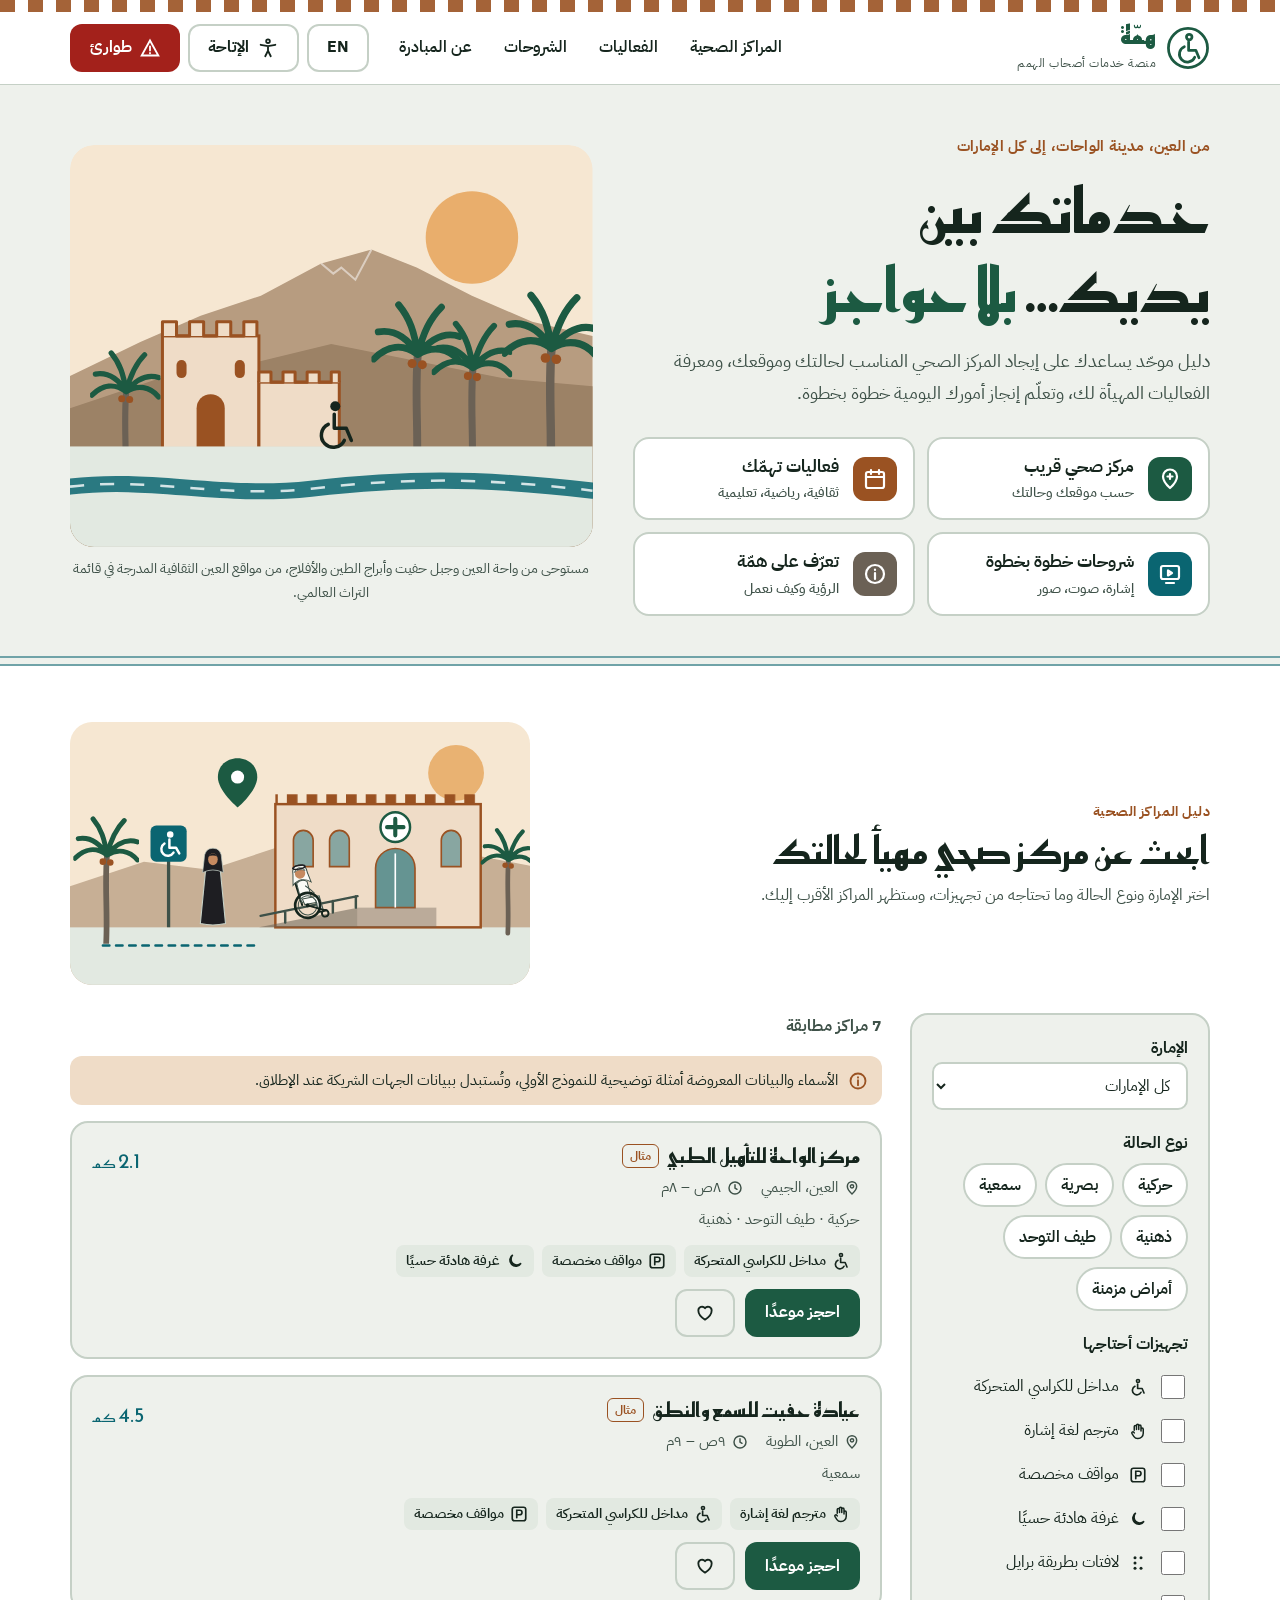
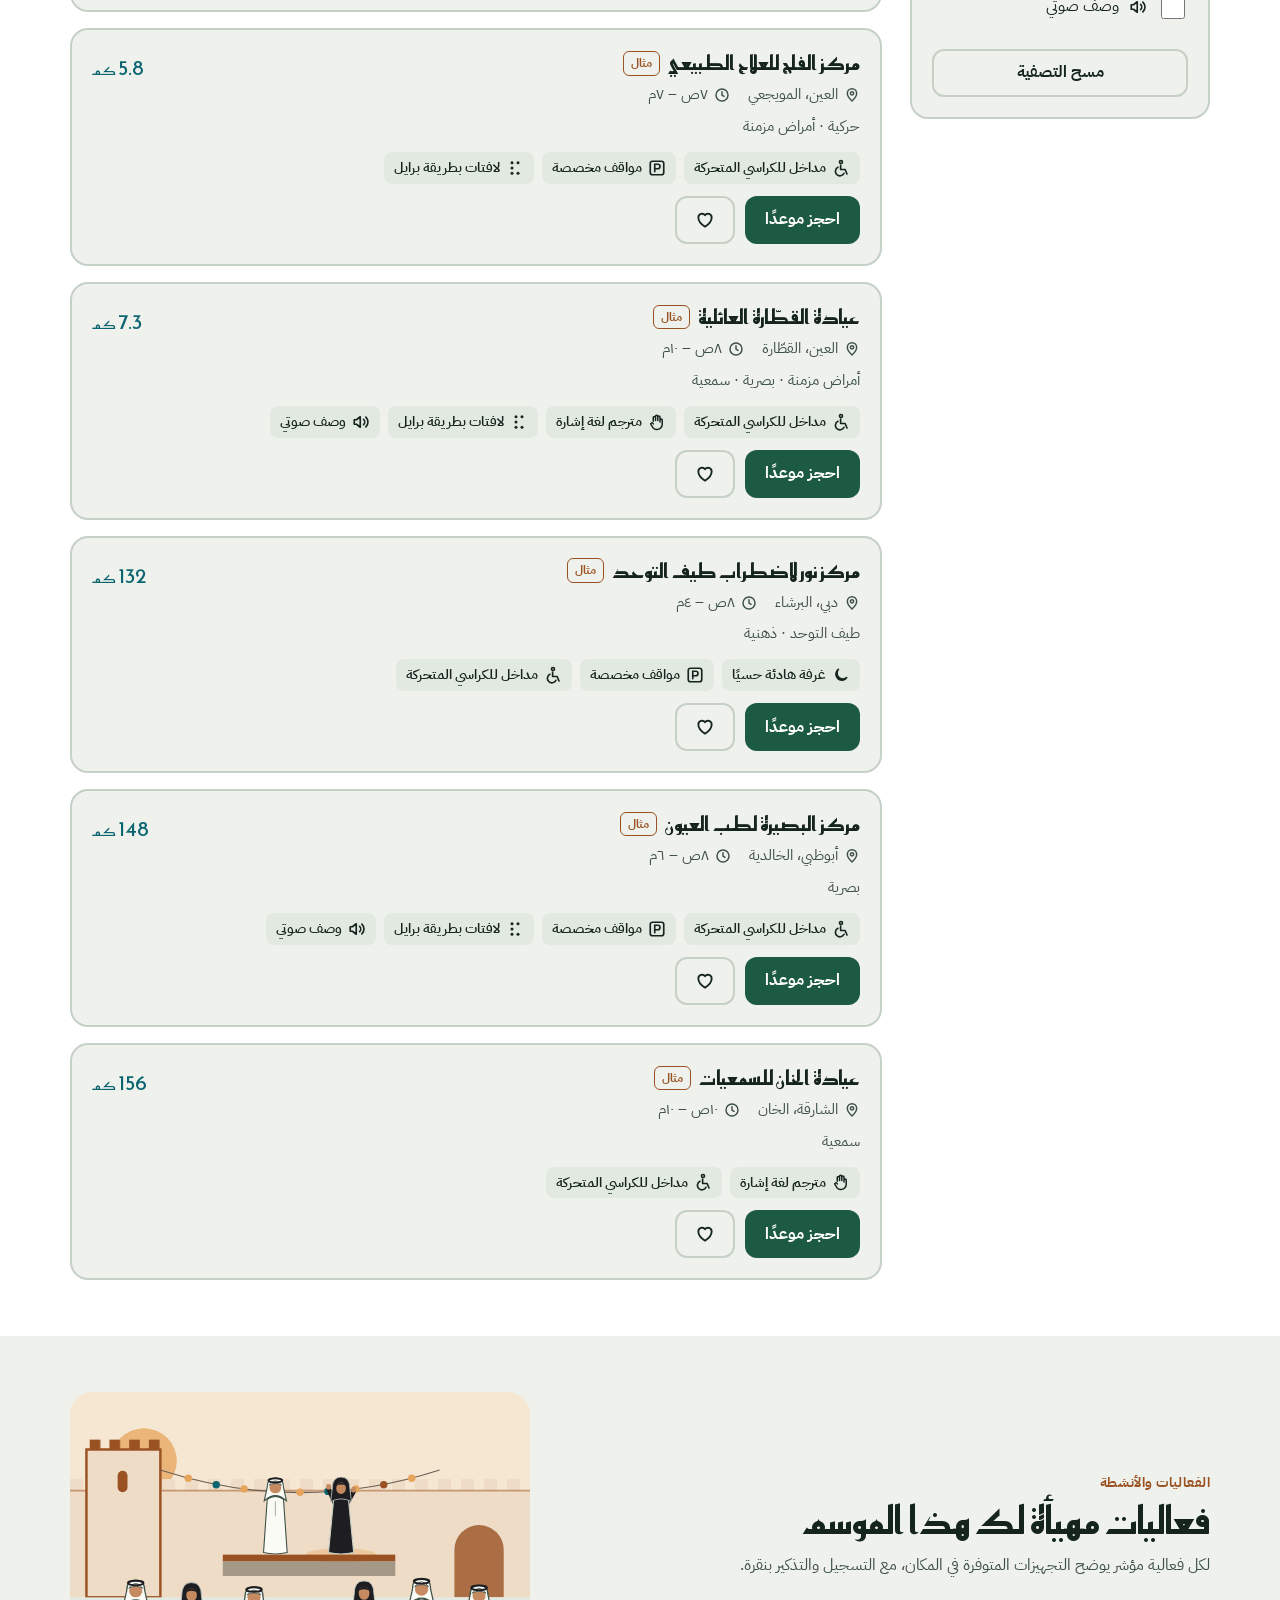
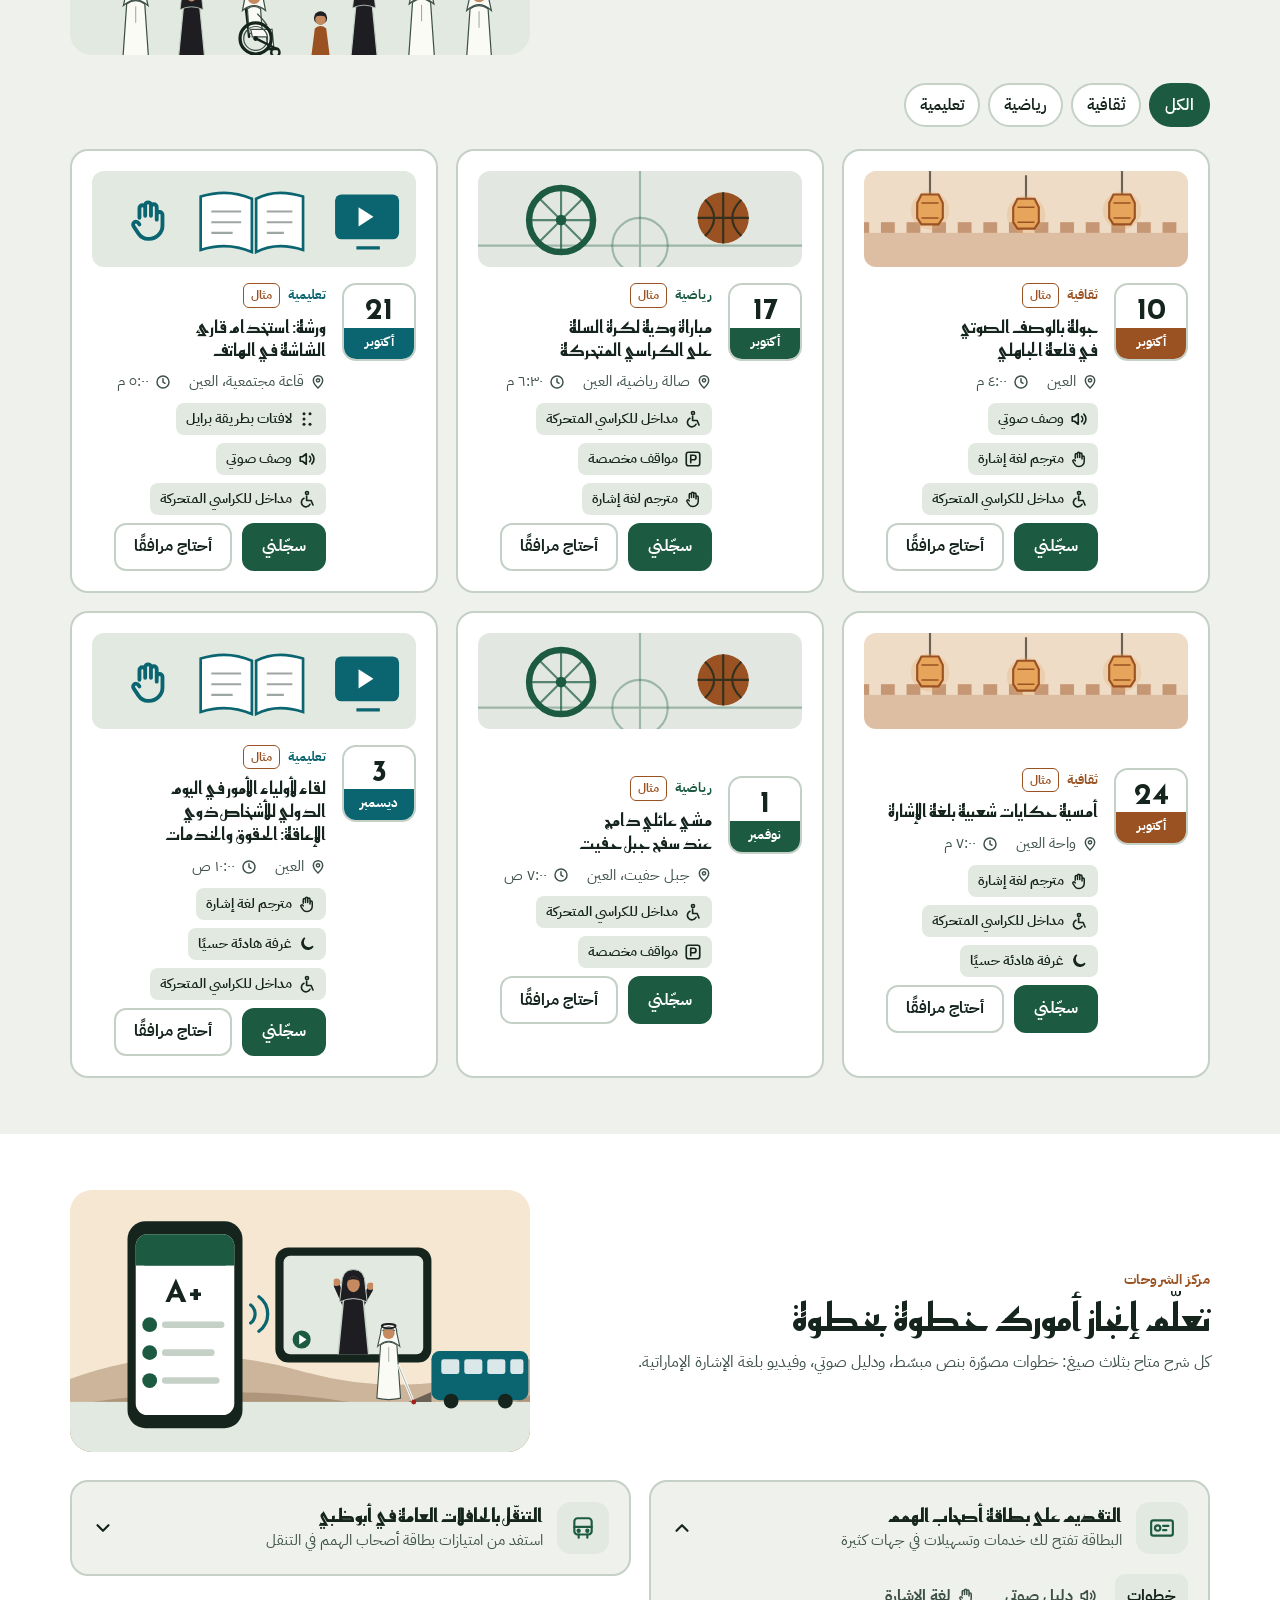
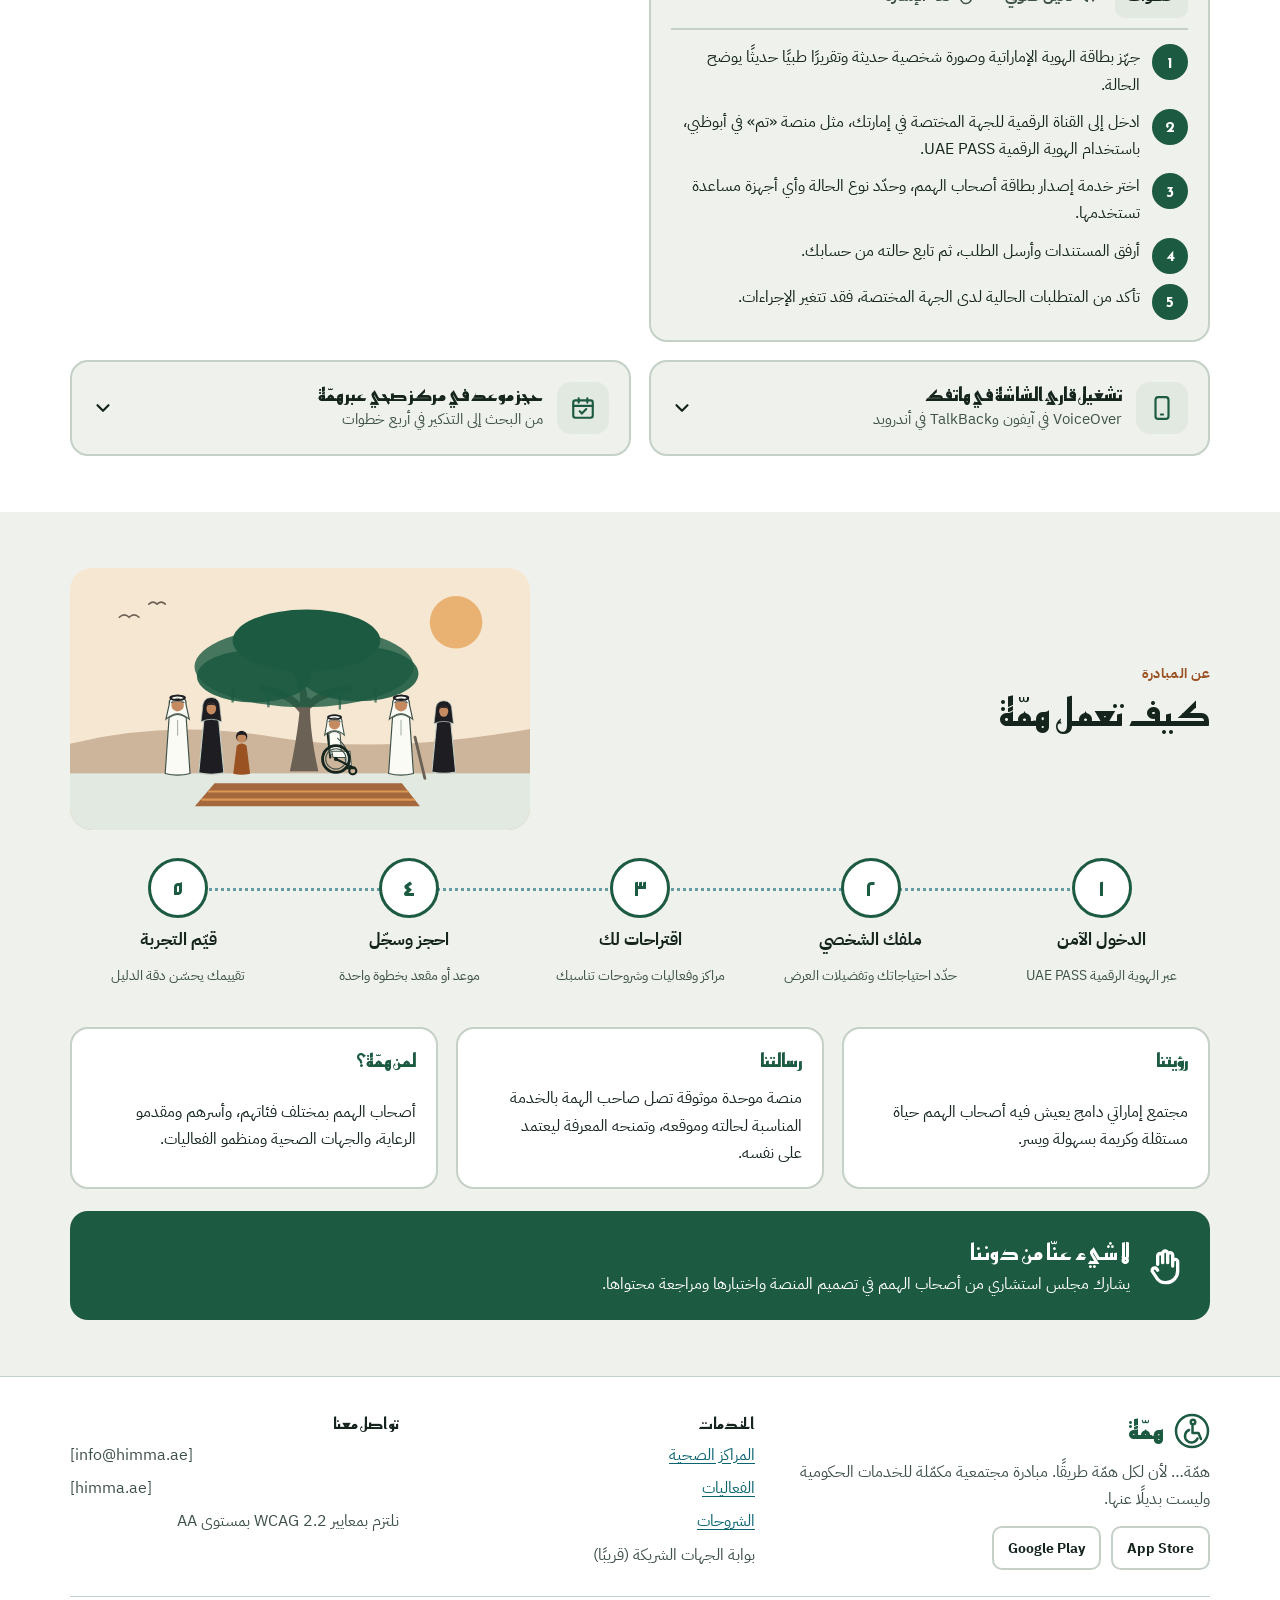
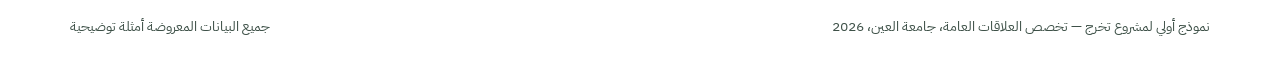
<file: index.html>
<!doctype html><html><head><meta charset=utf8><meta name=viewport content="width=device-width,initial-scale=1,viewport-fit=cover"><style>:root{color-scheme:light;box-sizing:border-box;padding-top:env(safe-area-inset-top,0px);padding-bottom:env(safe-area-inset-bottom,0px)}html{scroll-padding-top:env(safe-area-inset-top,0px)}body{margin:0;padding:0;font:14px -apple-system,BlinkMacSystemFont,sans-serif;background:#faf9f5;color:#141413}img{max-width:100%}[hidden]:not([hidden=until-found i]){display:none!important}</style></head><body>
<title>همّة · Himma</title>
<link rel="preconnect" href="https://fonts.googleapis.com">
<link rel="preconnect" href="https://fonts.gstatic.com" crossorigin>
<link rel="stylesheet" href="https://fonts.googleapis.com/css2?family=Reem+Kufi:wght@500;700&family=IBM+Plex+Sans+Arabic:wght@400;500;600;700&family=Atkinson+Hyperlegible:wght@400;700&family=Tajawal:wght@400;500;700&display=swap">
<link rel="stylesheet" href="css/style.css">

<a class="skip" href="#main" data-i18n="skip">تخطَّ إلى المحتوى</a>
<div id="live" class="sr-only" aria-live="polite"></div>
<svg width="0" height="0" style="position:absolute" aria-hidden="true" focusable="false"><defs>
<pattern id="merlonA" width="24" height="12" patternUnits="userSpaceOnUse"><rect width="13" height="12" fill="var(--adobe)"/></pattern>
<pattern id="merlonS" width="28" height="14" patternUnits="userSpaceOnUse"><rect width="16" height="14" fill="var(--adobe-soft)"/></pattern>
<symbol id="man" viewBox="0 0 40 110">
 <path d="M9 34 Q20 26 31 34 L36 106 Q20 110 4 106 Z" fill="var(--robe)" stroke="var(--ink-2)" stroke-width="1.5"/>
 <path d="M20 37 v20" stroke="var(--ink-2)" stroke-width="1.2" opacity=".5"/>
 <path d="M9 18 Q9 5 20 5 Q31 5 31 18 L35 36 Q27 29 20 29 Q13 29 5 36 Z" fill="var(--robe)" stroke="var(--ink-2)" stroke-width="1.5"/>
 <circle cx="20" cy="18" r="8" fill="var(--skin)"/>
 <path d="M11.5 15 Q20 3 28.5 15 Q20 10 11.5 15 Z" fill="var(--robe)" stroke="var(--ink-2)" stroke-width="1"/>
 <ellipse cx="20" cy="8.5" rx="9.5" ry="2.8" fill="none" stroke="var(--abaya)" stroke-width="2.4"/>
</symbol>
<symbol id="woman" viewBox="0 0 40 110">
 <path d="M10 34 Q20 27 30 34 L37 106 Q20 110 3 106 Z" fill="var(--abaya)" stroke="var(--line)" stroke-width="1.5"/>
 <path d="M8 20 Q8 4 20 4 Q32 4 32 20 L34 37 Q20 30 6 37 Z" fill="var(--abaya)" stroke="var(--line)" stroke-width="1"/>
 <ellipse cx="20" cy="19" rx="6.5" ry="8" fill="var(--skin)"/>
 <path d="M13 16 Q20 6 27 16 Q20 12 13 16 Z" fill="var(--abaya)"/>
</symbol>
<symbol id="interp" viewBox="0 0 40 110">
 <path d="M11 38 L3 20" stroke="var(--abaya)" stroke-width="6" stroke-linecap="round"/><circle cx="3" cy="17" r="3.8" fill="var(--skin)"/>
 <path d="M29 38 L37 24" stroke="var(--abaya)" stroke-width="6" stroke-linecap="round"/><circle cx="37.5" cy="21" r="3.8" fill="var(--skin)"/>
 <use href="#woman" width="40" height="110"/>
</symbol>
<symbol id="kid" viewBox="0 0 30 70">
 <path d="M8 26 Q15 20 22 26 L27 66 Q15 69 3 66 Z" fill="var(--adobe)"/>
 <circle cx="15" cy="13" r="8" fill="var(--abaya)"/><circle cx="15" cy="15" r="6.5" fill="var(--skin)"/>
 <path d="M8 12 Q15 3 22 12 Q15 9 8 12 Z" fill="var(--abaya)"/>
</symbol>
<symbol id="wc" viewBox="0 0 70 90">
 <path d="M18 28 L22 64" stroke="var(--ink)" stroke-width="3" stroke-linecap="round"/>
 <path d="M20 30 Q28 24 36 30 L38 58 L22 60 Z" fill="var(--robe)" stroke="var(--ink-2)" stroke-width="1.5"/>
 <path d="M24 55 L50 55 L52 76 L45 76 L43 64 L26 64 Z" fill="var(--robe)" stroke="var(--ink-2)" stroke-width="1.5"/>
 <path d="M32 36 Q40 44 44 50" stroke="var(--ink-2)" stroke-width="1.5" fill="none"/>
 <circle cx="30" cy="66" r="19" fill="none" stroke="var(--ink)" stroke-width="4"/>
 <circle cx="30" cy="66" r="14.5" fill="none" stroke="var(--ink-2)" stroke-width="1.5"/>
 <circle cx="30" cy="66" r="3" fill="var(--ink)"/>
 <path d="M30 66 L54 78 M44 79 L57 79" stroke="var(--ink)" stroke-width="3" stroke-linecap="round"/>
 <circle cx="54" cy="83" r="5" fill="none" stroke="var(--ink)" stroke-width="3"/>
 <path d="M17 16 Q17 3 28 3 Q39 3 39 16 L42 32 Q35 26 28 26 Q21 26 14 32 Z" fill="var(--robe)" stroke="var(--ink-2)" stroke-width="1.5"/>
 <circle cx="28" cy="16" r="8" fill="var(--skin)"/>
 <path d="M19.5 13 Q28 1 36.5 13 Q28 8 19.5 13 Z" fill="var(--robe)" stroke="var(--ink-2)" stroke-width="1"/>
 <ellipse cx="28" cy="6.5" rx="9.5" ry="2.7" fill="none" stroke="var(--abaya)" stroke-width="2.4"/>
</symbol>
<symbol id="ghaf" viewBox="0 0 200 150">
 <path d="M88 150 Q96 112 97 88 L105 88 Q104 114 112 150 Z" fill="var(--stone)"/>
 <path d="M98 98 C90 88 80 84 66 80 M102 96 C112 86 124 82 138 80 M100 92 C100 80 96 70 90 60" stroke="var(--stone)" stroke-width="6" stroke-linecap="round" fill="none"/>
 <ellipse cx="100" cy="62" rx="92" ry="34" fill="var(--palm)" opacity=".8"/>
 <ellipse cx="58" cy="70" rx="48" ry="22" fill="var(--palm)" opacity=".9"/>
 <ellipse cx="146" cy="68" rx="50" ry="23" fill="var(--palm)" opacity=".9"/>
 <ellipse cx="102" cy="40" rx="62" ry="26" fill="var(--palm)"/>
 <path d="M40 78 v14 M70 86 v10 M130 86 v12 M160 80 v12" stroke="var(--palm)" stroke-width="2" opacity=".7"/>
</symbol>
<g id="lant"><path d="M0 0 V22" stroke="var(--stone)" stroke-width="2"/><circle cx="0" cy="37" r="18" fill="var(--sun)" opacity=".25"/><path d="M-8 22 h16 l4 8 v14 l-4 6 h-16 l-4 -6 v-14 Z" fill="var(--sun)" stroke="var(--adobe)" stroke-width="2"/><path d="M-8 30 h16 M-8 44 h16" stroke="var(--adobe)" stroke-width="1.5"/></g>
<symbol id="ev-cultural" viewBox="0 0 320 90">
 <rect width="320" height="90" fill="var(--adobe-soft)"/>
 <rect y="58" width="320" height="32" fill="var(--adobe)" opacity=".22"/>
 <rect y="48" width="320" height="10" fill="url(#merlonA)" opacity=".5"/>
 <use href="#lant" x="70" y="0"/><use href="#lant" x="160" y="4"/><use href="#lant" x="250" y="0"/>
</symbol>
<symbol id="ev-sports" viewBox="0 0 320 90">
 <rect width="320" height="90" fill="var(--surface-2)"/>
 <path d="M0 70 H320 M160 0 V90" stroke="var(--palm)" stroke-width="2" opacity=".35"/><circle cx="160" cy="70" r="26" fill="none" stroke="var(--palm)" stroke-width="2" opacity=".35"/>
 <circle cx="86" cy="46" r="30" fill="none" stroke="var(--palm)" stroke-width="6"/>
 <path d="M86 16 V76 M56 46 H116 M65 25 L107 67 M107 25 L65 67" stroke="var(--palm)" stroke-width="2" opacity=".7"/><circle cx="86" cy="46" r="5" fill="var(--palm)"/>
 <circle cx="238" cy="44" r="24" fill="var(--adobe)"/>
 <path d="M214 44 H262 M238 20 V68 M221 27 Q238 44 221 61 M255 27 Q238 44 255 61" stroke="var(--ink)" stroke-width="2" fill="none" opacity=".75"/>
</symbol>
<symbol id="ev-educational" viewBox="0 0 320 90">
 <rect width="320" height="90" fill="var(--surface-2)"/>
 <path d="M110 24 Q135 16 158 26 V76 Q135 66 110 74 Z" fill="var(--surface)" stroke="var(--falaj)" stroke-width="2.5"/>
 <path d="M206 24 Q181 16 162 26 V76 Q181 66 206 74 Z" fill="var(--surface)" stroke="var(--falaj)" stroke-width="2.5"/>
 <path d="M120 38 h28 M120 48 h28 M120 58 h20 M172 38 h24 M172 48 h24 M172 58 h16" stroke="var(--ink-2)" stroke-width="2" opacity=".5"/>
 <rect x="236" y="22" width="60" height="42" rx="6" fill="var(--falaj)"/><path d="M258 34 v18 l14 -9 Z" fill="var(--surface)"/><path d="M256 72 h22" stroke="var(--falaj)" stroke-width="3"/>
 <g transform="translate(40 24) scale(1.8)" fill="none" stroke="var(--falaj)" stroke-width="2" stroke-linecap="round" stroke-linejoin="round"><path d="M7 11V6a1.5 1.5 0 0 1 3 0v4M10 10V4.5a1.5 1.5 0 0 1 3 0V10M13 10V5.5a1.5 1.5 0 0 1 3 0V12M16 9.5a1.5 1.5 0 0 1 3 0V15a7 7 0 0 1-7 7h-.5a6 6 0 0 1-4.9-2.6L4 15.5a1.5 1.5 0 0 1 2.4-1.8L7 14.5"/></g>
</symbol>
<clipPath id="tabClip"><rect x="260" y="80" width="170" height="120" rx="8"/></clipPath>
</defs></svg>


<header class="site">
  <div class="merlons" aria-hidden="true"></div>
  <div class="wrap bar" style="position:relative">
    <a class="brand" href="#top" aria-label="همّة">
      <svg width="44" height="44" viewBox="0 0 72 72" fill="none" stroke="currentColor" stroke-width="4.5" stroke-linecap="round" stroke-linejoin="round" style="color:var(--palm)" aria-hidden="true"><circle cx="36" cy="36" r="32"/><circle cx="38" cy="18" r="4.5"/><path d="M37 26v14h12l5 12"/><path d="M30 34a13 13 0 1 0 17 17"/></svg>
      <span><b data-i18n="brand">همّة</b><small data-i18n="brandSub">منصة خدمات أصحاب الهمم</small></span>
    </a>
    <nav class="main" id="nav" aria-label="القائمة الرئيسية" data-i18n-aria="navLabel">
      <ul>
        <li><a href="#centers" data-i18n="nav1">المراكز الصحية</a></li>
        <li><a href="#events" data-i18n="nav2">الفعاليات</a></li>
        <li><a href="#guides" data-i18n="nav3">الشروحات</a></li>
        <li><a href="#about" data-i18n="nav4">عن المبادرة</a></li>
      </ul>
    </nav>
    <div class="tools">
      <button class="btn outline" id="langBtn" lang="en" aria-label="Switch to English">EN</button>
      <button class="btn outline" id="a11yBtn" aria-expanded="false" aria-controls="a11yPop">
        <svg width="22" height="22" viewBox="0 0 24 24" fill="none" stroke="currentColor" stroke-width="2" stroke-linecap="round" aria-hidden="true"><circle cx="12" cy="4.5" r="2"/><path d="M4 8.5l8 1.5 8-1.5M12 10v5l-3 6M12 15l3 6"/></svg>
        <span class="label-long" data-i18n="a11y">الإتاحة</span>
      </button>
      <button class="btn danger" id="emBtn" aria-expanded="false" aria-controls="emPop">
        <svg width="20" height="20" viewBox="0 0 24 24" fill="none" stroke="currentColor" stroke-width="2.2" stroke-linecap="round" aria-hidden="true"><path d="M12 3l10 18H2z"/><path d="M12 10v5M12 18v.5"/></svg>
        <span class="label-long" data-i18n="em">طوارئ</span>
      </button>
      <button class="btn outline menu-toggle" id="menuBtn" aria-expanded="false" aria-controls="nav">
        <svg width="22" height="22" viewBox="0 0 24 24" fill="none" stroke="currentColor" stroke-width="2.2" stroke-linecap="round" aria-hidden="true"><path d="M4 7h16M4 12h16M4 17h16"/></svg>
        <span class="sr-only" data-i18n="menu">القائمة</span>
      </button>
    </div>

    <div class="pop" id="a11yPop" role="dialog" aria-labelledby="a11yTitle" hidden>
      <h2 id="a11yTitle" data-i18n="a11yTitle">إعدادات الإتاحة</h2>
      <div class="opt-row"><span data-i18n="optSize">حجم النص</span>
        <div class="seg" role="group" aria-label="حجم النص" data-i18n-aria="optSize">
          <button data-fs="0" aria-pressed="true">A</button><button data-fs="1" aria-pressed="false" style="font-size:1.1em">A</button><button data-fs="2" aria-pressed="false" style="font-size:1.25em">A</button><button data-fs="3" aria-pressed="false" style="font-size:1.4em">A</button>
        </div></div>
      <div class="opt-row"><span id="l-hc" data-i18n="optHc">تباين عالٍ</span><button class="switch" role="switch" aria-checked="false" aria-labelledby="l-hc" data-opt="hc"></button></div>
      <div class="opt-row"><span id="l-rd" data-i18n="optRead">خط سهل القراءة</span><button class="switch" role="switch" aria-checked="false" aria-labelledby="l-rd" data-opt="readable"></button></div>
      <div class="opt-row"><span id="l-sm" data-i18n="optSimple">الوضع المبسّط</span><button class="switch" role="switch" aria-checked="false" aria-labelledby="l-sm" data-opt="simple"></button></div>
      <div class="opt-row"><span id="l-rm" data-i18n="optMotion">إيقاف الحركة</span><button class="switch" role="switch" aria-checked="false" aria-labelledby="l-rm" data-opt="rm"></button></div>
      <button class="btn outline" id="resetA11y" data-i18n="optReset">استعادة الإعدادات الافتراضية</button>
    </div>

    <div class="pop" id="emPop" role="dialog" aria-labelledby="emTitle" hidden>
      <h2 id="emTitle" data-i18n="emTitle">أرقام الطوارئ في الإمارات</h2>
      <div class="em-num"><span data-i18n="emAmb">الإسعاف</span><span>998</span></div>
      <div class="em-num"><span data-i18n="emPol">الشرطة</span><span>999</span></div>
      <div class="em-num"><span data-i18n="emFire">الدفاع المدني</span><span>997</span></div>
      <p class="secondary" style="font-size:.9rem;color:var(--ink-2)" data-i18n="emNote">في التطبيق، يرسل زر الطوارئ موقعك إلى جهة الاتصال التي تحددها في ملفك.</p>
    </div>
  </div>
</header>

<main id="main">
  <section class="hero" id="top">
    <div class="wrap hero-grid">
      <div>
        <span class="eyebrow" data-i18n="eyebrow">من العين، مدينة الواحات، إلى كل الإمارات</span>
        <h1><span data-i18n="h1a">خدماتك بين يديك…</span> <em data-i18n="h1b">بلا حواجز</em></h1>
        <p class="lead" data-i18n="lead">دليل موحّد يساعدك على إيجاد المركز الصحي المناسب لحالتك وموقعك، ومعرفة الفعاليات المهيأة لك، وتعلّم إنجاز أمورك اليومية خطوة بخطوة.</p>
        <div class="quick">
          <a href="#centers"><span class="ic" style="background:var(--palm)"><svg width="24" height="24" viewBox="0 0 24 24" fill="none" stroke="currentColor" stroke-width="2.2" stroke-linecap="round" stroke-linejoin="round" aria-hidden="true"><path d="M12 21s-7-6.2-7-11.5A7 7 0 0 1 19 9.5C19 14.8 12 21 12 21z"/><path d="M12 7v5M9.5 9.5h5"/></svg></span><span><span data-i18n="q1">مركز صحي قريب</span><small class="secondary" data-i18n="q1s">حسب موقعك وحالتك</small></span></a>
          <a href="#events"><span class="ic" style="background:var(--adobe)"><svg width="24" height="24" viewBox="0 0 24 24" fill="none" stroke="currentColor" stroke-width="2.2" stroke-linecap="round" aria-hidden="true"><rect x="3" y="5" width="18" height="16" rx="2"/><path d="M3 10h18M8 3v4M16 3v4"/></svg></span><span><span data-i18n="q2">فعاليات تهمّك</span><small class="secondary" data-i18n="q2s">ثقافية، رياضية، تعليمية</small></span></a>
          <a href="#guides"><span class="ic" style="background:var(--falaj)"><svg width="24" height="24" viewBox="0 0 24 24" fill="none" stroke="currentColor" stroke-width="2.2" stroke-linecap="round" stroke-linejoin="round" aria-hidden="true"><rect x="3" y="4" width="18" height="13" rx="2"/><path d="M10 8.5v5l4-2.5z"/><path d="M8 21h8"/></svg></span><span><span data-i18n="q3">شروحات خطوة بخطوة</span><small class="secondary" data-i18n="q3s">إشارة، صوت، صور</small></span></a>
          <a href="#about"><span class="ic" style="background:var(--stone)"><svg width="24" height="24" viewBox="0 0 24 24" fill="none" stroke="currentColor" stroke-width="2.2" stroke-linecap="round" aria-hidden="true"><circle cx="12" cy="12" r="9"/><path d="M12 11v6M12 7.5v.5"/></svg></span><span><span data-i18n="q4">تعرّف على همّة</span><small class="secondary" data-i18n="q4s">الرؤية وكيف نعمل</small></span></a>
        </div>
      </div>
      <div class="scene-box">
        <svg class="scene" viewBox="0 0 520 400" role="img" aria-labelledby="sceneT">
          <title id="sceneT">رسم لواحة العين: جبل حفيت، برج طيني، نخيل، وقناة فلج</title>
          <defs>
            <symbol id="palm" viewBox="0 0 80 160">
              <path d="M40 160 C42 120 38 90 41 52" stroke="var(--stone)" stroke-width="7" fill="none" stroke-linecap="round"/>
              <path d="M41 52 C28 42 14 44 2 56 M41 52 C30 34 18 30 6 32 M41 52 C38 32 34 20 24 8 M41 52 C46 32 52 20 62 10 M41 52 C54 36 66 32 78 36 M41 52 C54 44 68 46 78 58" stroke="var(--palm)" stroke-width="6" fill="none" stroke-linecap="round"/>
              <circle cx="36" cy="60" r="4" fill="var(--adobe)"/><circle cx="45" cy="61" r="4" fill="var(--adobe)"/>
            </symbol>
          </defs>
          <rect width="520" height="400" rx="24" fill="var(--sky)"/>
          <circle cx="400" cy="92" r="46" fill="var(--sun)" opacity=".85"/>
          <path d="M0 230 L70 196 L130 170 L190 150 L250 118 L300 104 L345 122 L400 150 L460 176 L520 190 L520 400 L0 400Z" fill="var(--ridge)"/>
          <path d="M0 262 L90 232 L170 220 L260 198 L340 214 L430 232 L520 240 L520 400 L0 400Z" fill="var(--ridge-2)"/>
          <path d="M250 118 L262 128 L270 122 L284 134 L300 104" fill="none" stroke="var(--surface)" stroke-width="2" opacity=".5"/>
          <!-- round fort tower with crenellations -->
          <g>
            <rect x="92" y="190" width="96" height="112" fill="var(--adobe-soft)" stroke="var(--adobe)" stroke-width="3"/>
            <path d="M92 190 v-14 h14 v14 h13 v-14 h14 v14 h13 v-14 h14 v14 h13 v-14 h13 v14" fill="var(--adobe-soft)" stroke="var(--adobe)" stroke-width="3" stroke-linejoin="round"/>
            <path d="M126 302 v-40 a14 14 0 0 1 28 0 v40" fill="var(--adobe)"/>
            <rect x="106" y="214" width="10" height="18" rx="5" fill="var(--adobe)"/><rect x="164" y="214" width="10" height="18" rx="5" fill="var(--adobe)"/>
            <rect x="188" y="236" width="80" height="66" fill="var(--adobe-soft)" stroke="var(--adobe)" stroke-width="3"/>
            <path d="M188 236 v-10 h12 v10 h12 v-10 h12 v10 h12 v-10 h12 v10 h12 v-10 h8 v10" fill="var(--adobe-soft)" stroke="var(--adobe)" stroke-width="3" stroke-linejoin="round"/>
          </g>
          <use href="#palm" x="300" y="150" width="90" height="180" class="sway"/>
          <use href="#palm" x="360" y="170" width="80" height="160" class="sway" style="animation-delay:-2s"/>
          <use href="#palm" x="430" y="140" width="96" height="192" class="sway" style="animation-delay:-4s"/>
          <use href="#palm" x="20" y="200" width="70" height="140" class="sway" style="animation-delay:-1s"/>
          <rect x="0" y="300" width="520" height="100" fill="var(--surface-2)"/>
          <!-- falaj channel -->
          <path d="M0 340 C80 330 150 352 240 342 S400 330 520 344" fill="none" stroke="var(--falaj)" stroke-width="16" stroke-linecap="round" opacity=".85"/>
          <path d="M0 340 C80 330 150 352 240 342 S400 330 520 344" fill="none" stroke="var(--surface)" stroke-width="2.5" stroke-dasharray="14 16" class="ripple" opacity=".8"/>
          <!-- person in wheelchair on the path -->
          <g transform="translate(250 262)" stroke="var(--ink)" stroke-width="3.5" fill="none" stroke-linecap="round" stroke-linejoin="round">
            <circle cx="14" cy="-2" r="5" fill="var(--ink)" stroke="none"/>
            <path d="M13 6v14h12l5 12"/><path d="M7 16a12 12 0 1 0 16 16"/>
          </g>
        </svg>
        <p class="scene-cap secondary" data-i18n="sceneCap">مستوحى من واحة العين وجبل حفيت وأبراج الطين والأفلاج، من مواقع العين الثقافية المدرجة في قائمة التراث العالمي.</p>
      </div>
    </div>
  </section>
  <div class="falaj-line" aria-hidden="true"></div>

  <!-- HEALTH CENTRES -->
  <section class="block alt" id="centers" aria-labelledby="centersH">
    <div class="wrap">
      <div class="sec-head with-art">
        <div><span class="kicker" data-i18n="k1">دليل المراكز الصحية</span>
          <h2 id="centersH" data-i18n="centersH">ابحث عن مركز صحي مهيأ لحالتك</h2>
          <p class="secondary" data-i18n="centersP">اختر الإمارة ونوع الحالة وما تحتاجه من تجهيزات، وستظهر المراكز الأقرب إليك.</p></div>
        <figure class="art"><svg viewBox="0 0 560 320" role="img" aria-labelledby="art1t"><title id="art1t" data-i18n="art1">مركز صحي مهيأ بمنحدر ومواقف مخصصة، يصل إليه شاب على كرسي متحرك</title>
 <rect width="560" height="320" rx="22" fill="var(--sky)"/><circle cx="470" cy="62" r="34" fill="var(--sun)" opacity=".8"/>
 <path d="M0 200 L90 170 L170 180 L260 150 L340 168 L430 150 L560 175 L560 320 L0 320Z" fill="var(--ridge)" opacity=".75"/>
 <rect y="250" width="560" height="70" fill="var(--surface-2)"/>
 <use href="#palm" x="4" y="110" width="80" height="160"/>
 <rect x="250" y="100" width="250" height="150" fill="var(--adobe-soft)" stroke="var(--adobe)" stroke-width="3"/>
 <rect x="250" y="88" width="250" height="12" fill="url(#merlonA)"/>
 <path d="M272 176 v-32 a12 12 0 0 1 24 0 v32z M316 176 v-32 a12 12 0 0 1 24 0 v32z M452 176 v-32 a12 12 0 0 1 24 0 v32z" fill="var(--falaj)" fill-opacity=".45" stroke="var(--adobe)" stroke-width="2"/>
 <path d="M372 226 v-48 a24 24 0 0 1 48 0 v48z" fill="var(--falaj)" fill-opacity=".6" stroke="var(--adobe)" stroke-width="2"/><path d="M396 160 v66" stroke="var(--surface)" stroke-width="2"/>
 <circle cx="396" cy="128" r="18" fill="var(--surface)" stroke="var(--palm)" stroke-width="3"/><path d="M396 118 v20 M386 128 h20" stroke="var(--palm)" stroke-width="5" stroke-linecap="round"/>
 <rect x="350" y="226" width="96" height="24" fill="var(--stone)" opacity=".4"/>
 <polygon points="230,250 350,226 350,250" fill="var(--stone)" opacity=".55"/>
 <path d="M232 236 L350 212 M262 230 V244 M320 218 V232 M348 212 V226" stroke="var(--ink-2)" stroke-width="3" stroke-linecap="round"/>
 <use href="#wc" x="262" y="170" width="56" height="72" transform="rotate(-11 290 206)"/>
 <path d="M40 272 H224" stroke="var(--falaj)" stroke-width="3" stroke-dasharray="8 8" stroke-linecap="round"/>
 <path d="M120 250 V168" stroke="var(--ink-2)" stroke-width="4"/><rect x="98" y="126" width="44" height="44" rx="7" fill="var(--falaj)"/>
 <g stroke="var(--surface)" stroke-width="3" fill="none" stroke-linecap="round" stroke-linejoin="round"><circle cx="122" cy="137" r="2.5" fill="var(--surface)"/><path d="M121 143 v10 h8 l4 7"/><path d="M115 148 a8 8 0 1 0 11 11"/></g>
 <use href="#woman" x="156" y="150" width="36" height="99"/>
 <path d="M204 44 c-14 0 -24 10 -24 23 c0 17 24 37 24 37 s24 -20 24 -37 c0 -13 -10 -23 -24 -23z" fill="var(--palm)"/><circle cx="204" cy="67" r="8" fill="var(--surface)"/>
 <use href="#palm" x="500" y="116" width="66" height="150"/>
</svg></figure>
      </div>
      <div class="finder">
        <form class="filters" id="cFilters" aria-label="تصفية المراكز" data-i18n-aria="filterLabel">
          <div><label class="flabel" for="emirate" data-i18n="fEmirate">الإمارة</label>
            <select id="emirate"></select></div>
          <fieldset><legend data-i18n="fCond">نوع الحالة</legend><div class="chips" id="condChips"></div></fieldset>
          <fieldset><legend data-i18n="fFeat">تجهيزات أحتاجها</legend><div id="featChecks"></div></fieldset>
          <button type="button" class="btn outline" id="clearC" data-i18n="clear">مسح التصفية</button>
        </form>
        <div class="results">
          <div class="actions" style="justify-content:space-between"><span class="count" id="cCount"></span></div>
          <div class="note secondary"><svg width="20" height="20" viewBox="0 0 24 24" fill="none" stroke="var(--adobe)" stroke-width="2.2" stroke-linecap="round" aria-hidden="true" style="flex-shrink:0;margin-top:3px"><circle cx="12" cy="12" r="9"/><path d="M12 11v6M12 7.5v.5"/></svg><span data-i18n="exNote">الأسماء والبيانات المعروضة أمثلة توضيحية للنموذج الأولي، وتُستبدل ببيانات الجهات الشريكة عند الإطلاق.</span></div>
          <div id="cList" class="results"></div>
        </div>
      </div>
    </div>
  </section>

  <!-- EVENTS -->
  <section class="block" id="events" aria-labelledby="eventsH">
    <div class="wrap">
      <div class="sec-head with-art">
        <div><span class="kicker" data-i18n="k2">الفعاليات والأنشطة</span>
          <h2 id="eventsH" data-i18n="eventsH">فعاليات مهيأة لك هذا الموسم</h2>
          <p class="secondary" data-i18n="eventsP">لكل فعالية مؤشر يوضح التجهيزات المتوفرة في المكان، مع التسجيل والتذكير بنقرة.</p></div>
        <figure class="art"><svg viewBox="0 0 560 320" role="img" aria-labelledby="art2t"><title id="art2t" data-i18n="art2">أمسية في فناء قلعة طينية، مع مترجمة لغة إشارة على المسرح وجمهور متنوع</title>
 <rect width="560" height="320" rx="22" fill="var(--sky)"/><circle cx="90" cy="84" r="40" fill="var(--sun)" opacity=".75"/>
 <rect x="0" y="120" width="560" height="130" fill="var(--adobe-soft)"/><rect x="0" y="106" width="560" height="14" fill="url(#merlonS)"/>
 <path d="M0 120 H560" stroke="var(--adobe)" stroke-width="2" opacity=".5"/>
 <rect x="20" y="70" width="90" height="180" fill="var(--adobe-soft)" stroke="var(--adobe)" stroke-width="3"/><rect x="20" y="58" width="90" height="12" fill="url(#merlonA)"/>
 <rect x="58" y="96" width="12" height="26" rx="6" fill="var(--adobe)"/>
 <path d="M468 250 v-58 a30 30 0 0 1 60 0 v58z" fill="var(--adobe)" opacity=".8"/>
 <path d="M110 95 Q280 150 450 95" stroke="var(--stone)" stroke-width="1.5" fill="none"/>
 <g><circle cx="144" cy="105" r="4.5" fill="var(--sun)"/><circle cx="178" cy="113" r="4.5" fill="var(--falaj)"/><circle cx="212" cy="118" r="4.5" fill="var(--sun)"/><circle cx="246" cy="121" r="4.5" fill="var(--adobe)"/><circle cx="280" cy="122" r="4.5" fill="var(--sun)"/><circle cx="314" cy="121" r="4.5" fill="var(--falaj)"/><circle cx="348" cy="118" r="4.5" fill="var(--sun)"/><circle cx="382" cy="113" r="4.5" fill="var(--adobe)"/><circle cx="416" cy="105" r="4.5" fill="var(--sun)"/></g>
 <ellipse cx="330" cy="199" rx="44" ry="9" fill="var(--sun)" opacity=".4"/>
 <use href="#man" x="232" y="100" width="36" height="99"/><use href="#interp" x="312" y="100" width="36" height="99"/>
 <rect x="186" y="198" width="210" height="8" fill="var(--adobe)"/><rect x="186" y="206" width="210" height="18" fill="var(--stone)" opacity=".55"/>
 <rect y="250" width="560" height="70" fill="var(--surface-2)"/>
 <use href="#man" x="60" y="224" width="40" height="110"/><use href="#woman" x="128" y="228" width="40" height="110"/>
 <use href="#wc" x="196" y="234" width="70" height="90"/><use href="#kid" x="290" y="262" width="30" height="70"/>
 <use href="#woman" x="338" y="226" width="40" height="110"/><use href="#man" x="408" y="222" width="40" height="110"/><use href="#man" x="478" y="230" width="40" height="110"/>
</svg></figure>
      </div>
      <div class="tabs" role="group" aria-label="نوع الفعالية" data-i18n-aria="evType" id="evTabs"></div>
      <div class="events" id="evList"></div>
    </div>
  </section>

  <!-- GUIDES -->
  <section class="block alt" id="guides" aria-labelledby="guidesH">
    <div class="wrap">
      <div class="sec-head with-art">
        <div><span class="kicker" data-i18n="k3">مركز الشروحات</span>
          <h2 id="guidesH" data-i18n="guidesH">تعلّم إنجاز أمورك خطوة بخطوة</h2>
          <p class="secondary" data-i18n="guidesP">كل شرح متاح بثلاث صيغ: خطوات مصوّرة بنص مبسّط، ودليل صوتي، وفيديو بلغة الإشارة الإماراتية.</p></div>
        <figure class="art"><svg viewBox="0 0 560 320" role="img" aria-labelledby="art3t"><title id="art3t" data-i18n="art3">هاتف بنص مكبّر ودليل صوتي، وشاشة تعرض مترجمة لغة إشارة، وحافلة بمنحدر عند محطة</title>
 <rect width="560" height="320" rx="22" fill="var(--sky)"/>
 <path d="M0 230 Q140 180 280 220 T560 206 V320 H0Z" fill="var(--ridge)" opacity=".65"/>
 <path d="M0 262 Q180 232 340 258 T560 250 V320 H0Z" fill="var(--ridge-2)" opacity=".6"/>
 <rect y="258" width="560" height="62" fill="var(--surface-2)"/>
 <rect x="70" y="38" width="140" height="252" rx="22" fill="var(--ink)"/><rect x="80" y="54" width="120" height="220" rx="14" fill="var(--surface)"/>
 <rect x="80" y="54" width="120" height="38" rx="14" fill="var(--palm)"/><rect x="80" y="78" width="120" height="14" fill="var(--palm)"/>
 <text x="140" y="136" text-anchor="middle" direction="ltr" unicode-bidi="bidi-override" font-family="Reem Kufi, sans-serif" font-size="38" font-weight="700" fill="var(--ink)">A+</text>
 <g fill="var(--palm)"><circle cx="97" cy="164" r="9"/><circle cx="97" cy="198" r="9"/><circle cx="97" cy="232" r="9"/></g>
 <g fill="var(--line)"><rect x="112" y="160" width="76" height="8" rx="4"/><rect x="112" y="194" width="64" height="8" rx="4"/><rect x="112" y="228" width="70" height="8" rx="4"/></g>
 <path d="M220 140 a14 14 0 0 1 0 22 M230 130 a26 26 0 0 1 0 42" fill="none" stroke="var(--falaj)" stroke-width="4" stroke-linecap="round"/>
 <rect x="250" y="70" width="190" height="140" rx="16" fill="var(--ink)"/><rect x="260" y="80" width="170" height="120" rx="8" fill="var(--surface-2)"/>
 <g clip-path="url(#tabClip)"><use href="#interp" x="321" y="92" width="48" height="132"/></g>
 <circle cx="282" cy="182" r="11" fill="var(--palm)"/><path d="M279 176 v12 l9 -6z" fill="var(--on-accent)"/>
 <rect x="440" y="196" width="118" height="60" rx="10" fill="var(--falaj)"/>
 <g fill="var(--surface)" opacity=".85"><rect x="452" y="206" width="22" height="18" rx="3"/><rect x="480" y="206" width="22" height="18" rx="3"/><rect x="508" y="206" width="22" height="18" rx="3"/><rect x="536" y="206" width="16" height="18" rx="3"/></g>
 <circle cx="464" cy="257" r="9" fill="var(--ink)"/><circle cx="530" cy="257" r="9" fill="var(--ink)"/>
 <polygon points="440,246 412,258 440,258" fill="var(--stone)"/>
 <use href="#man" x="370" y="158" width="36" height="99"/>
 <path d="M400 214 L418 258" stroke="var(--robe)" stroke-width="3.5" stroke-linecap="round"/><path d="M400 214 L418 258" stroke="var(--ink-2)" stroke-width="1" opacity=".5"/><circle cx="418.5" cy="258" r="3" fill="var(--danger)"/>
</svg></figure>
      </div>
      <div class="tuts" id="tutList"></div>
    </div>
  </section>

  <!-- JOURNEY + ABOUT -->
  <section class="block" id="about" aria-labelledby="aboutH">
    <div class="wrap">
      <div class="sec-head with-art">
        <div><span class="kicker" data-i18n="k4">عن المبادرة</span>
          <h2 id="aboutH" data-i18n="aboutH">كيف تعمل همّة</h2></div>
        <figure class="art"><svg viewBox="0 0 560 320" role="img" aria-labelledby="art4t"><title id="art4t" data-i18n="art4">عائلات وأصحاب همم يجتمعون تحت شجرة الغاف، الشجرة الوطنية للإمارات</title>
 <rect width="560" height="320" rx="22" fill="var(--sky)"/><circle cx="470" cy="66" r="32" fill="var(--sun)" opacity=".8"/>
 <path d="M0 214 Q120 184 250 206 T560 196 V320 H0Z" fill="var(--ridge)" opacity=".65"/>
 <rect y="250" width="560" height="70" fill="var(--surface-2)"/>
 <path d="M60 60 q6 -6 12 0 q6 -6 12 0 M96 44 q5 -5 10 0 q5 -5 10 0" stroke="var(--stone)" stroke-width="2" fill="none" stroke-linecap="round"/>
 <use href="#ghaf" x="140" y="30" width="290" height="218"/>
 <polygon points="176,262 404,262 426,290 152,290" fill="var(--adobe)" opacity=".85"/><path d="M168 272 H412 M160 282 H420" stroke="var(--sun)" stroke-width="2.5" opacity=".8"/>
 <use href="#man" x="112" y="150" width="38" height="104"/><use href="#woman" x="154" y="154" width="36" height="99"/>
 <use href="#kid" x="196" y="194" width="26" height="60"/>
 <use href="#wc" x="298" y="176" width="60" height="77"/>
 <use href="#man" x="384" y="150" width="38" height="104"/><path d="M420 206 L432 256" stroke="var(--stone)" stroke-width="3.5" stroke-linecap="round"/>
 <use href="#woman" x="438" y="158" width="34" height="94"/>
</svg></figure>
      </div>
      <ol class="journey" id="journey"></ol>
      <div class="about" style="margin-top:40px" id="aboutCards"></div>
      <div class="quote"><svg width="40" height="40" viewBox="0 0 24 24" fill="none" stroke="currentColor" stroke-width="2" stroke-linecap="round" stroke-linejoin="round" aria-hidden="true"><path d="M7 11V6a1.5 1.5 0 0 1 3 0v4M10 10V4.5a1.5 1.5 0 0 1 3 0V10M13 10V5.5a1.5 1.5 0 0 1 3 0V12M16 9.5a1.5 1.5 0 0 1 3 0V15a7 7 0 0 1-7 7h-.5a6 6 0 0 1-4.9-2.6L4 15.5a1.5 1.5 0 0 1 2.4-1.8L7 14.5"/></svg>
        <div><b data-i18n="quoteB">لا شيء عنّا من دوننا</b><p data-i18n="quoteP">يشارك مجلس استشاري من أصحاب الهمم في تصميم المنصة واختبارها ومراجعة محتواها.</p></div></div>
    </div>
  </section>
</main>

<footer class="site">
  <div class="wrap">
    <div class="foot">
      <div>
        <a class="brand" href="#top"><svg width="36" height="36" viewBox="0 0 72 72" fill="none" stroke="currentColor" stroke-width="5" stroke-linecap="round" stroke-linejoin="round" style="color:var(--palm)" aria-hidden="true"><circle cx="36" cy="36" r="32"/><circle cx="38" cy="18" r="4.5"/><path d="M37 26v14h12l5 12"/><path d="M30 34a13 13 0 1 0 17 17"/></svg><b data-i18n="brand">همّة</b></a>
        <p style="margin-top:10px;color:var(--ink-2)" data-i18n="footP">همّة… لأن لكل همّة طريقًا. مبادرة مجتمعية مكمّلة للخدمات الحكومية وليست بديلًا عنها.</p>
        <div class="stores"><span>App Store</span><span>Google Play</span></div>
      </div>
      <div><h3 data-i18n="fServices">الخدمات</h3>
        <ul><li><a href="#centers" data-i18n="nav1">المراكز الصحية</a></li><li><a href="#events" data-i18n="nav2">الفعاليات</a></li><li><a href="#guides" data-i18n="nav3">الشروحات</a></li><li data-i18n="partnerPortal">بوابة الجهات الشريكة (قريبًا)</li></ul></div>
      <div><h3 data-i18n="fContact">تواصل معنا</h3>
        <ul><li style="direction:ltr;text-align:start">[info@himma.ae]</li><li style="direction:ltr;text-align:start">[himma.ae]</li><li data-i18n="fAccess">نلتزم بمعايير WCAG 2.2 بمستوى AA</li></ul></div>
    </div>
    <div class="fine"><span data-i18n="fine1">نموذج أولي لمشروع تخرج — تخصص العلاقات العامة، جامعة العين، 2026</span><span data-i18n="fine2">جميع البيانات المعروضة أمثلة توضيحية</span></div>
  </div>
</footer>

<script src="js/app.js"></script>

</body></html>
</file>
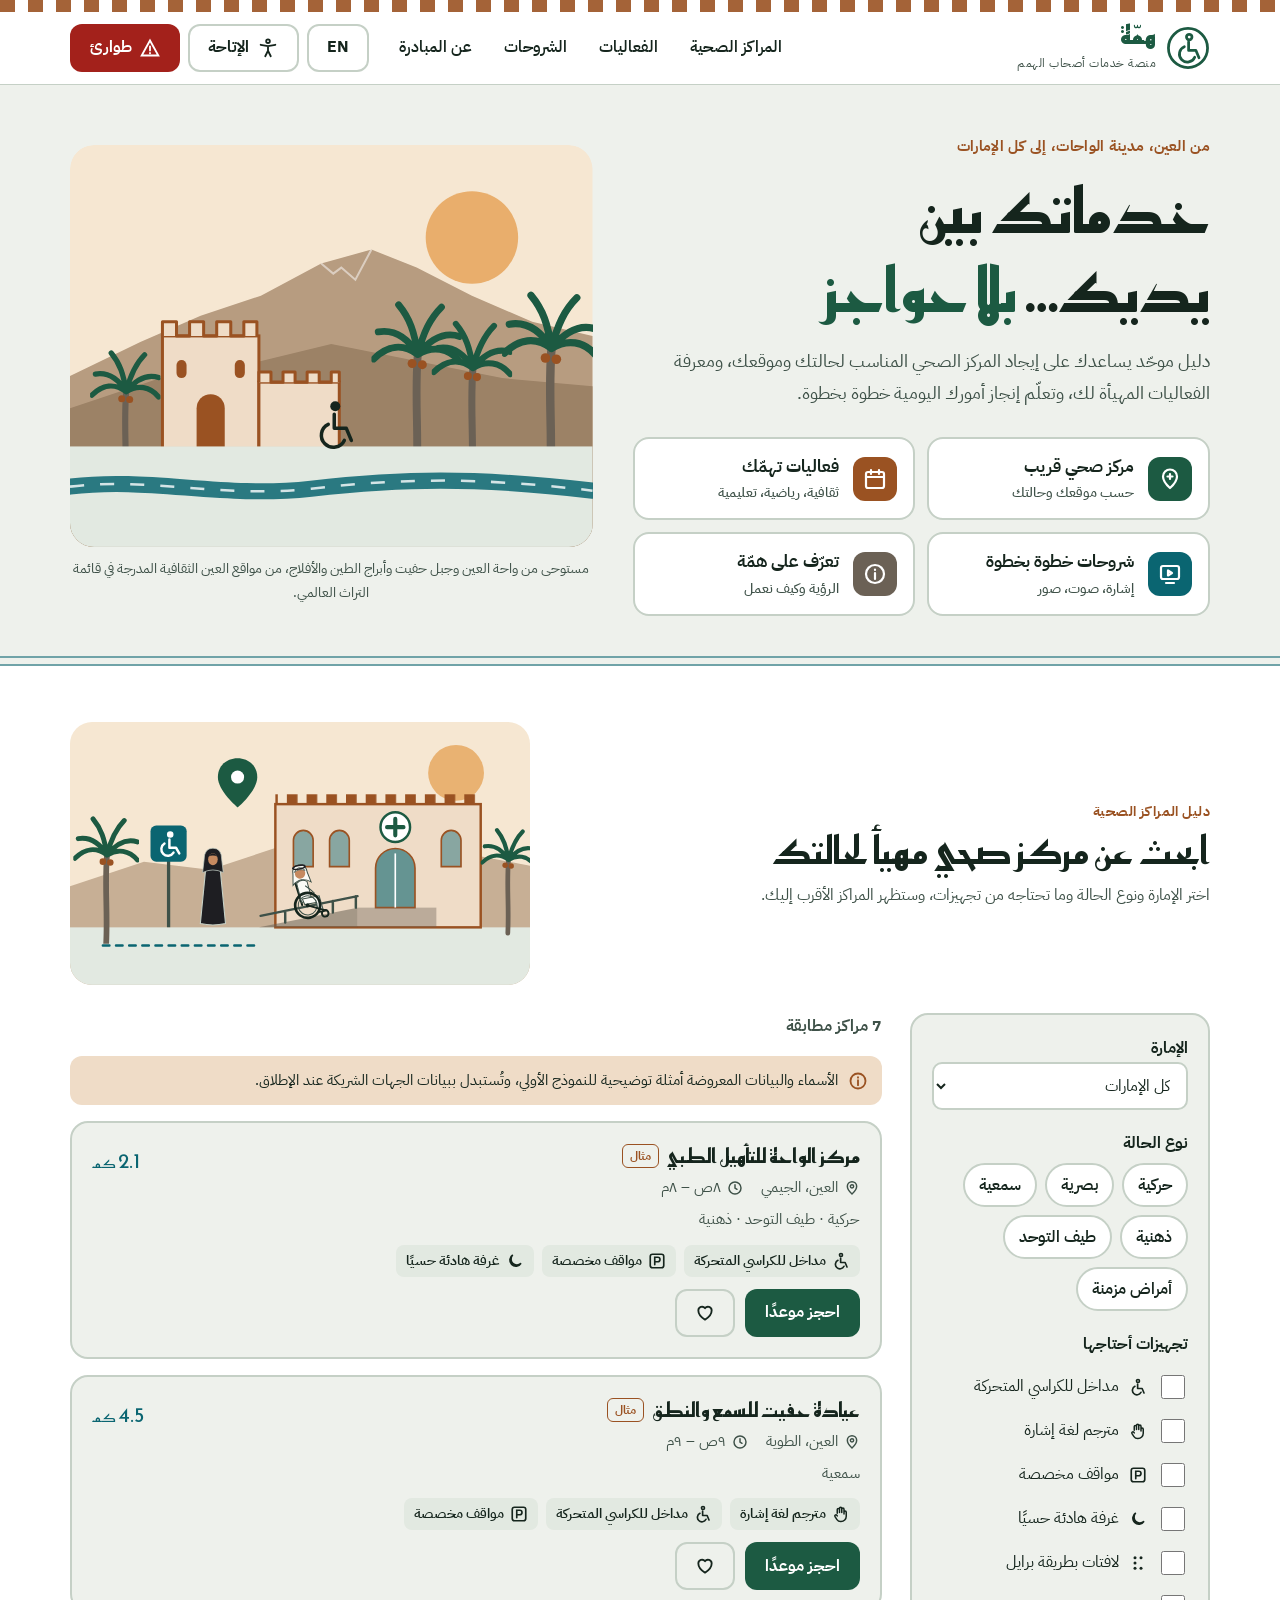
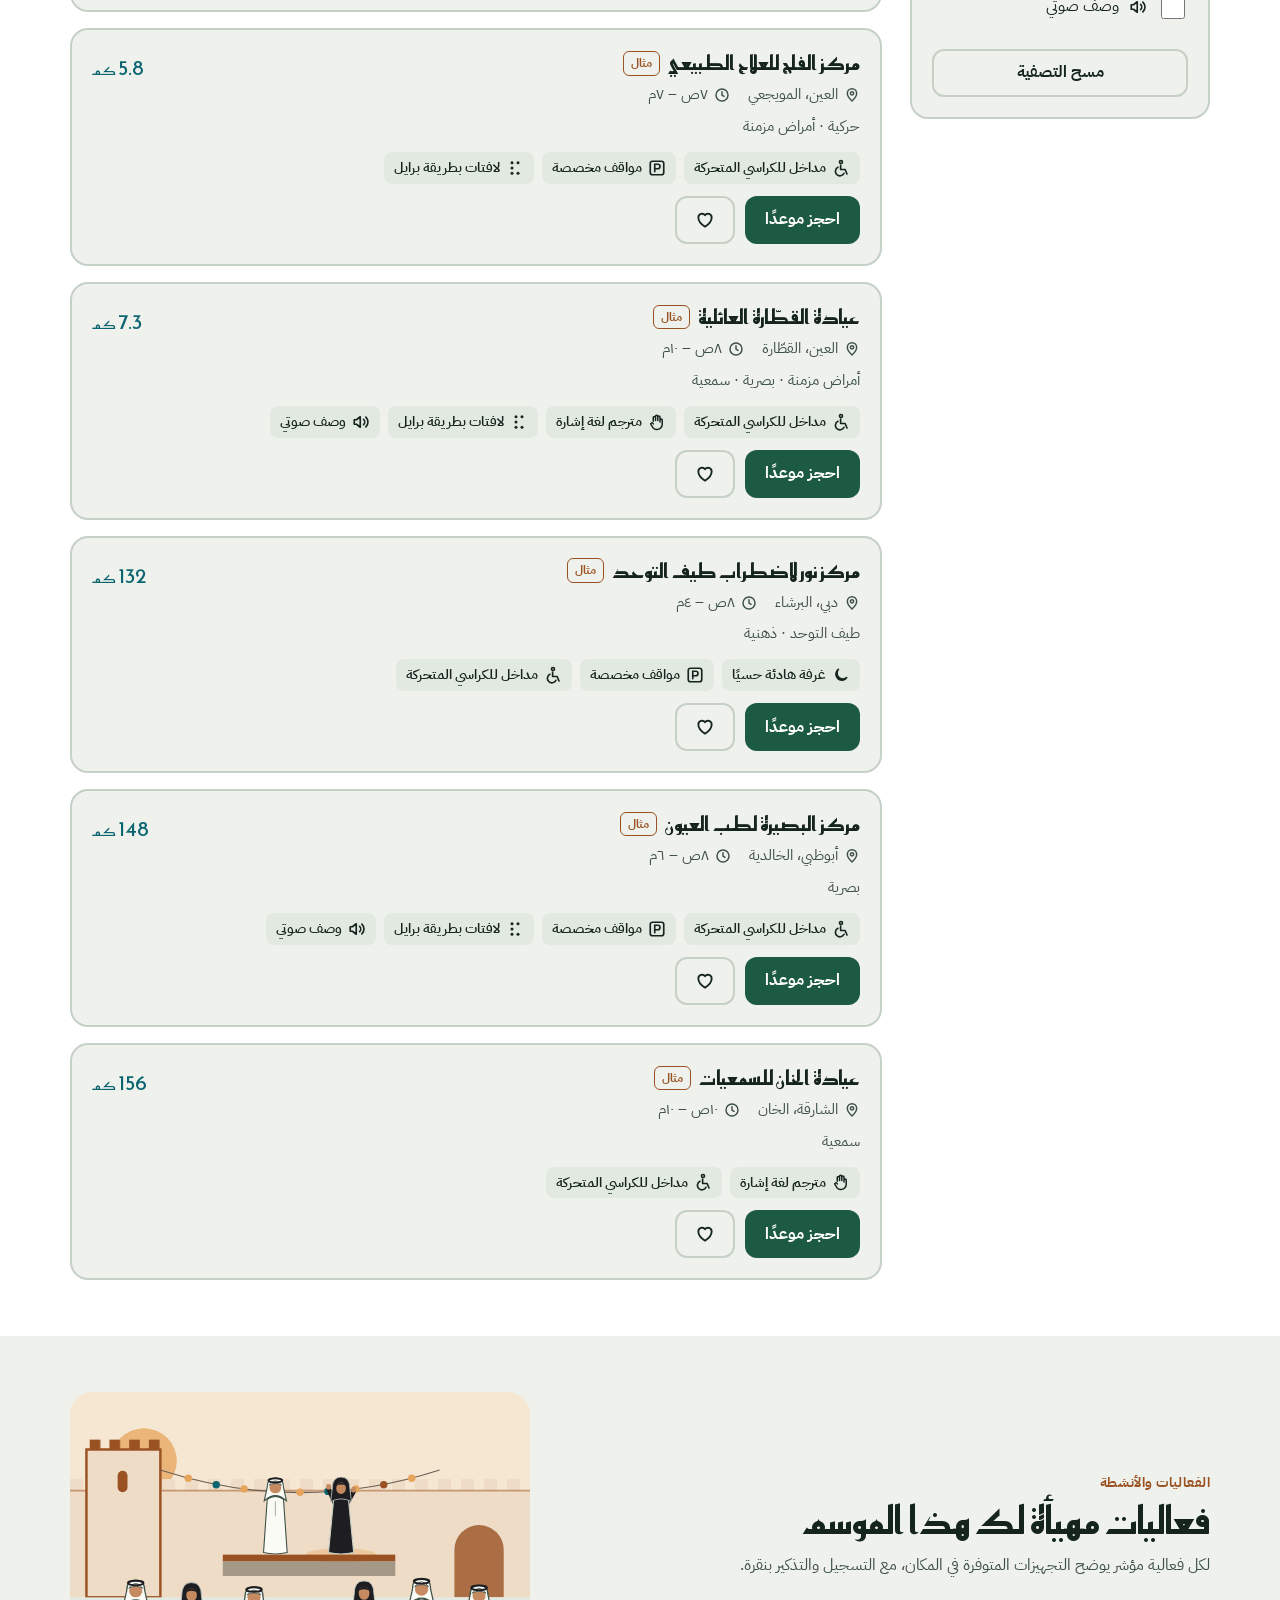
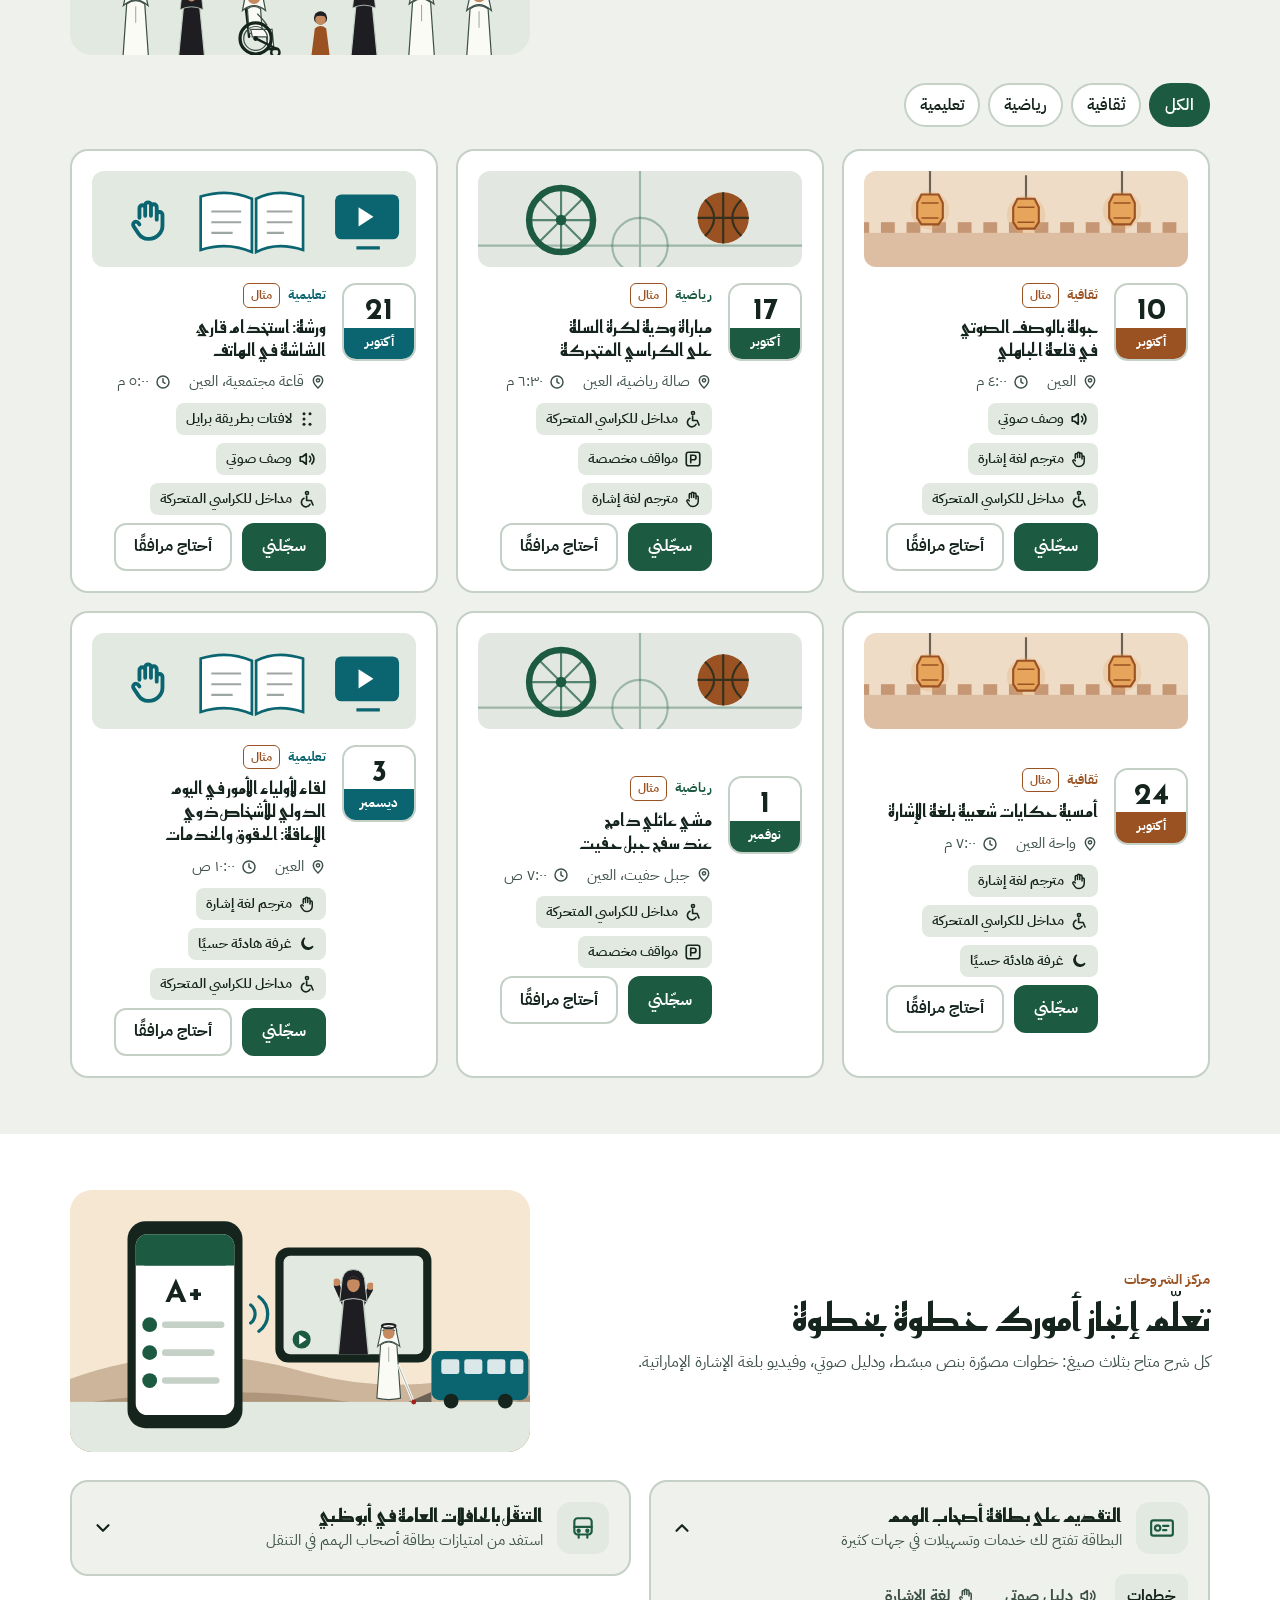
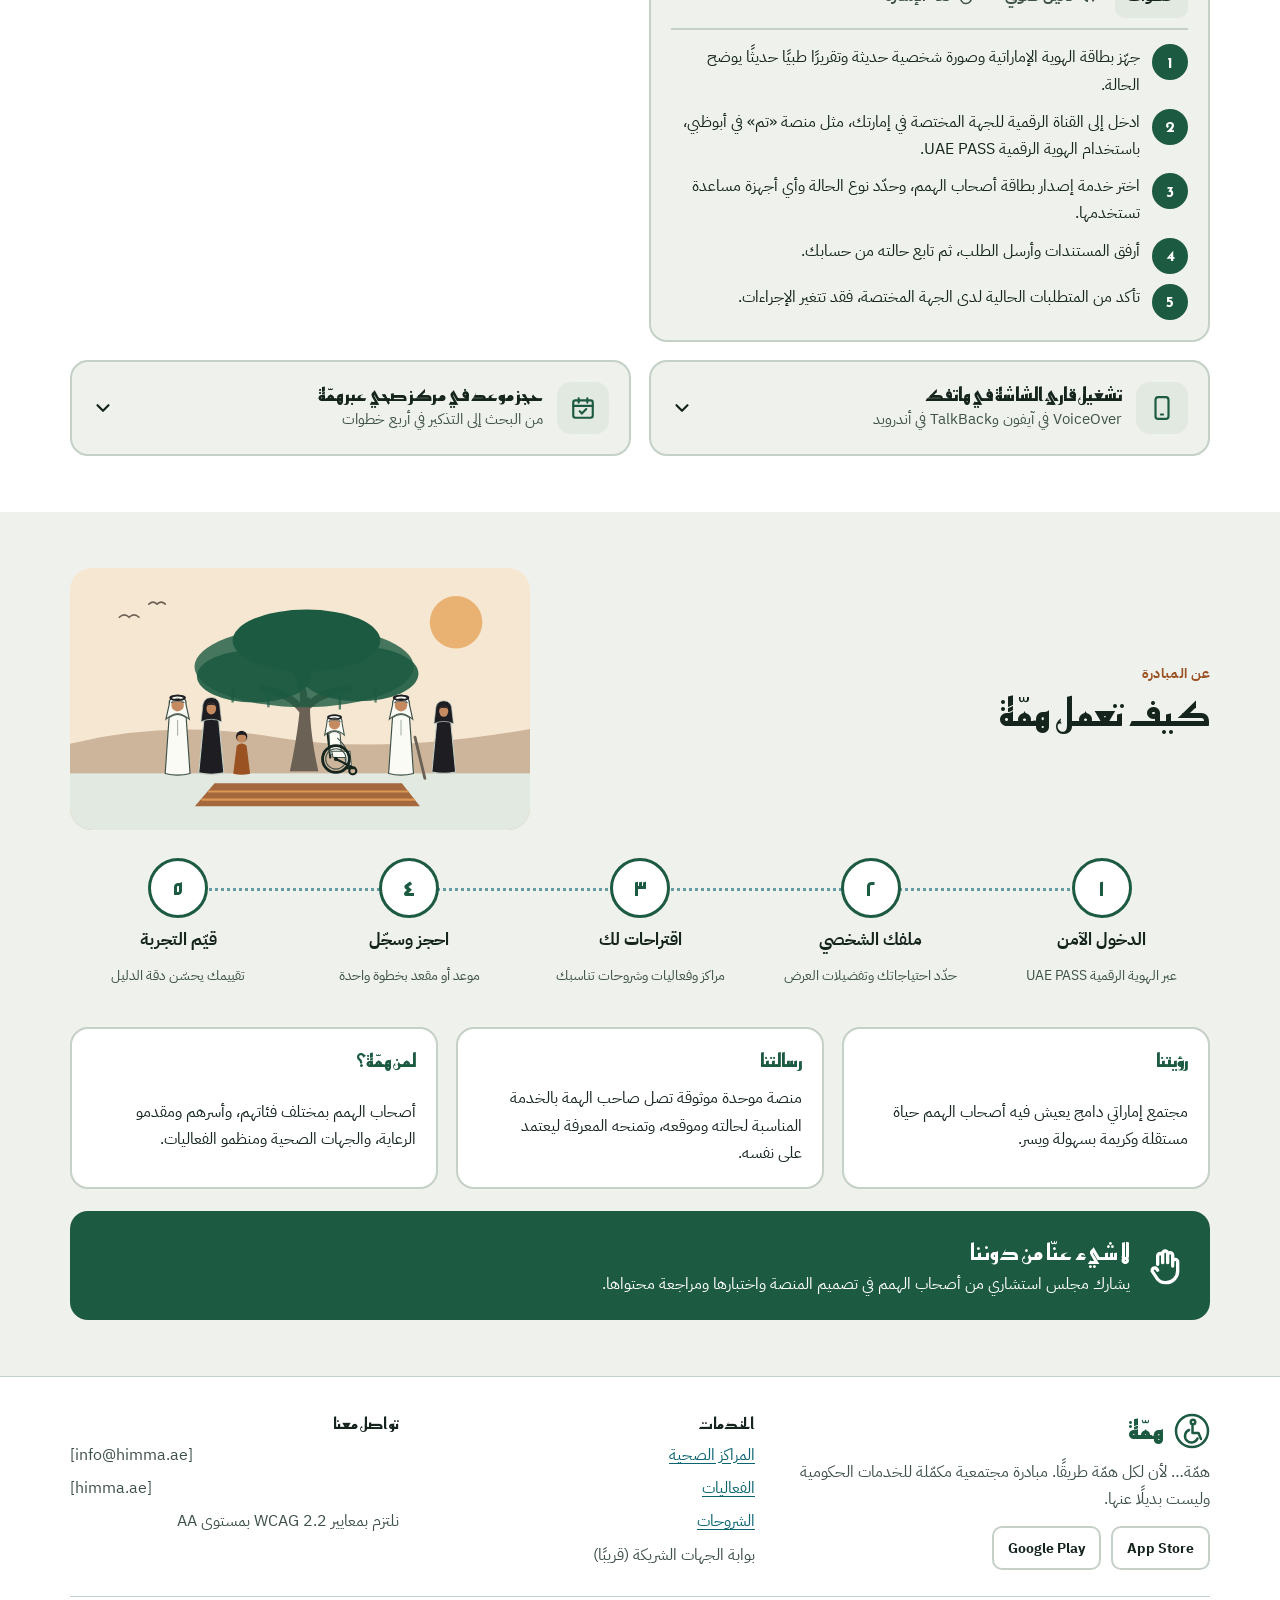
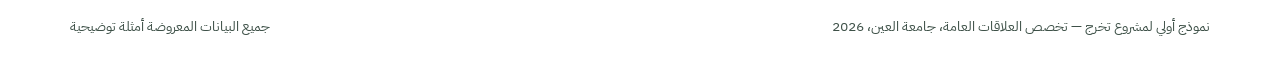
<file: index.html .html>
<!doctype html><html><head><meta charset=utf8><meta name=viewport content="width=device-width,initial-scale=1,viewport-fit=cover"><style>:root{color-scheme:light;box-sizing:border-box;padding-top:env(safe-area-inset-top,0px);padding-bottom:env(safe-area-inset-bottom,0px)}html{scroll-padding-top:env(safe-area-inset-top,0px)}body{margin:0;padding:0;font:14px -apple-system,BlinkMacSystemFont,sans-serif;background:#faf9f5;color:#141413}img{max-width:100%}[hidden]:not([hidden=until-found i]){display:none!important}</style></head><body>
<title>همّة · Himma</title>
<link rel="preconnect" href="https://fonts.googleapis.com">
<link rel="preconnect" href="https://fonts.gstatic.com" crossorigin>
<link rel="stylesheet" href="https://fonts.googleapis.com/css2?family=Reem+Kufi:wght@500;700&family=IBM+Plex+Sans+Arabic:wght@400;500;600;700&family=Atkinson+Hyperlegible:wght@400;700&family=Tajawal:wght@400;500;700&display=swap">
<style>
:root{
  --bg:#EEF1EC; --surface:#FFFFFF; --surface-2:#E2E9E1; --ink:#15251D; --ink-2:#3E5148;
  --line:#C5D0C6; --palm:#1C5A42; --falaj:#0A6571; --adobe:#9A5222; --adobe-soft:#EFDCC7;
  --stone:#6B6155; --danger:#A3211B; --on-accent:#FFFFFF; --sky:#F6E7D2; --sun:#E7A55B;
  --ridge:#B79C80; --ridge-2:#9C8266; --focus:#0A6571;
  --skin:#C68A60; --robe:#FBFBF6; --abaya:#1E1E22;
  --font-display:'Reem Kufi','IBM Plex Sans Arabic',Tahoma,sans-serif;
  --font-body:'IBM Plex Sans Arabic',Tahoma,'Segoe UI',sans-serif;
  --radius:14px; --tap:48px;
  color-scheme:light;
}
@media (prefers-color-scheme: dark){
  :root:not([data-theme="light"]){
    --bg:#0F1713; --surface:#16211B; --surface-2:#1E2B24; --ink:#E7EEE9; --ink-2:#B2C1B7;
    --line:#2E3E35; --palm:#62BD95; --falaj:#55C3CE; --adobe:#E39E66; --adobe-soft:#3A2B1E;
    --stone:#B8AC9C; --danger:#F07C73; --on-accent:#0F1713; --sky:#1B2620; --sun:#C98A45;
    --ridge:#4B4034; --ridge-2:#3A3129; --focus:#55C3CE; --skin:#B07A55; --robe:#D9DFD7; --abaya:#08090A; color-scheme:dark;
  }
}
:root[data-theme="dark"]{
  --bg:#0F1713; --surface:#16211B; --surface-2:#1E2B24; --ink:#E7EEE9; --ink-2:#B2C1B7;
  --line:#2E3E35; --palm:#62BD95; --falaj:#55C3CE; --adobe:#E39E66; --adobe-soft:#3A2B1E;
  --stone:#B8AC9C; --danger:#F07C73; --on-accent:#0F1713; --sky:#1B2620; --sun:#C98A45;
  --ridge:#4B4034; --ridge-2:#3A3129; --focus:#55C3CE; --skin:#B07A55; --robe:#D9DFD7; --abaya:#08090A; color-scheme:dark;
}
/* High-contrast mode (user choice, wins over both themes) */
:root.hc{
  --bg:#000; --surface:#000; --surface-2:#0D0D0D; --ink:#FFF; --ink-2:#FFF; --line:#FFF;
  --palm:#FFE500; --falaj:#7FE8FF; --adobe:#FFB067; --adobe-soft:#1A1A1A; --stone:#FFF;
  --danger:#FF8A80; --on-accent:#000; --sky:#000; --sun:#FFE500; --ridge:#333; --ridge-2:#222;
  --focus:#FFE500; --skin:#C68A60; --robe:#FFFFFF; --abaya:#333; color-scheme:dark;
}
:root.readable{ --font-body:'Atkinson Hyperlegible','Tajawal',Tahoma,sans-serif; --font-display:'Atkinson Hyperlegible','Tajawal',Tahoma,sans-serif; }
html{font-size:100%} html.fs-1{font-size:112.5%} html.fs-2{font-size:125%} html.fs-3{font-size:140%}
body{background:var(--bg);color:var(--ink);font-family:var(--font-body);font-size:1rem;line-height:1.7;margin:0}
.readable body, .readable{letter-spacing:.01em;word-spacing:.08em}
*{box-sizing:border-box} [hidden]{display:none!important}
a{color:var(--falaj);text-underline-offset:3px}
:focus-visible{outline:3px solid var(--focus);outline-offset:3px;border-radius:6px}
h1,h2,h3{font-family:var(--font-display);line-height:1.3;text-wrap:balance;margin:0}
p{margin:0;text-wrap:pretty}
button,select,input{font:inherit;color:inherit}
.wrap{max-width:1180px;margin-inline:auto;padding-inline:20px}
.sr-only{position:absolute;width:1px;height:1px;overflow:hidden;clip:rect(0 0 0 0);white-space:nowrap}
.skip{position:absolute;inset-inline-start:12px;top:-60px;background:var(--palm);color:var(--on-accent);padding:10px 16px;border-radius:10px;z-index:100;font-weight:700}
.skip:focus{top:12px}

/* Fort merlon border — crenellations of Al Jahili & Qasr Al Muwaiji */
.merlons{height:12px;background:linear-gradient(90deg,var(--adobe) 55%,transparent 0) 0 0/28px 12px repeat-x;opacity:.9}
.falaj-line{height:10px;border-block:2px solid var(--falaj);opacity:.55;margin-block:0}

/* Header */
header.site{position:sticky;top:env(safe-area-inset-top,0px);z-index:50;background:var(--surface);border-bottom:1px solid var(--line)}
.bar{display:flex;align-items:center;gap:16px;min-height:72px;flex-wrap:wrap;padding-block:8px}
.brand{display:flex;align-items:center;gap:10px;text-decoration:none;color:var(--ink)}
.brand b{font-family:var(--font-display);font-size:1.6rem;color:var(--palm);line-height:1}
.brand small{display:block;font-size:.75rem;color:var(--ink-2);letter-spacing:.04em}
nav.main{margin-inline-start:auto}
nav.main ul{list-style:none;display:flex;gap:4px;margin:0;padding:0;flex-wrap:wrap}
nav.main a{display:flex;align-items:center;min-height:var(--tap);padding-inline:14px;border-radius:10px;color:var(--ink);text-decoration:none;font-weight:600}
nav.main a:hover{background:var(--surface-2)}
.tools{display:flex;gap:8px;align-items:center}
.btn{display:inline-flex;align-items:center;justify-content:center;gap:8px;min-height:var(--tap);padding-inline:18px;border-radius:12px;border:2px solid transparent;font-weight:700;cursor:pointer;text-decoration:none;background:var(--surface-2);color:var(--ink);transition:background .15s,transform .15s}
.btn:hover{transform:translateY(-1px)}
.btn.primary{background:var(--palm);color:var(--on-accent)}
.btn.outline{background:transparent;border-color:var(--line)}
.btn.danger{background:var(--danger);color:var(--on-accent)}
.btn svg{flex-shrink:0}
.menu-toggle{display:none}
@media (max-width:980px){
  .menu-toggle{display:inline-flex}
  nav.main{order:5;width:100%;margin:0}
  nav.main ul{display:none;flex-direction:column;padding-bottom:10px}
  nav.main.open ul{display:flex}
  .tools{margin-inline-start:auto}
}
@media (max-width:520px){ .tools .label-long{display:none} .brand small{display:none} }

/* Popovers (a11y + emergency) */
.pop{position:absolute;inset-inline-end:20px;top:calc(100% + 8px);width:min(380px,calc(100vw - 32px));background:var(--surface);border:2px solid var(--line);border-radius:18px;padding:20px;box-shadow:0 18px 40px rgba(0,0,0,.18);display:grid;gap:14px}
.pop h2{font-size:1.2rem}
.opt-row{display:flex;align-items:center;justify-content:space-between;gap:12px}
.seg{display:flex;gap:6px}
.seg button{min-width:var(--tap);min-height:var(--tap);border-radius:10px;border:2px solid var(--line);background:var(--surface);font-weight:700;cursor:pointer}
.seg button[aria-pressed="true"]{background:var(--palm);color:var(--on-accent);border-color:var(--palm)}
.switch{position:relative;width:60px;height:34px;border-radius:999px;border:2px solid var(--line);background:var(--surface-2);cursor:pointer;flex-shrink:0}
.switch::after{content:"";position:absolute;top:3px;inset-inline-start:3px;width:24px;height:24px;border-radius:50%;background:var(--ink-2);transition:inset-inline-start .15s}
.switch[aria-checked="true"]{background:var(--palm);border-color:var(--palm)}
.switch[aria-checked="true"]::after{inset-inline-start:29px;background:var(--on-accent)}
.em-num{display:flex;justify-content:space-between;align-items:center;padding:12px 14px;border-radius:12px;background:var(--surface-2);font-weight:700}
.em-num span:last-child{font-family:var(--font-display);font-size:1.6rem;color:var(--danger);direction:ltr}

/* Hero */
.hero{padding-block:48px 40px}
.hero-grid{display:grid;grid-template-columns:1.05fr .95fr;gap:40px;align-items:center}
.eyebrow{display:inline-flex;align-items:center;gap:8px;font-weight:700;color:var(--adobe);font-size:.95rem;letter-spacing:.02em}
.hero h1{font-size:clamp(2.2rem,5vw,3.8rem);margin-block:12px 16px;color:var(--ink)}
.hero h1 em{font-style:normal;color:var(--palm)}
.hero .lead{font-size:1.15rem;color:var(--ink-2);max-width:56ch}
.quick{display:grid;grid-template-columns:repeat(2,minmax(0,1fr));gap:12px;margin-top:28px}
.quick a{display:flex;align-items:center;gap:14px;min-height:76px;padding:14px 16px;border-radius:16px;background:var(--surface);border:2px solid var(--line);text-decoration:none;color:var(--ink);font-weight:700;font-size:1.05rem;transition:border-color .15s,transform .15s}
.quick a:hover{border-color:var(--palm);transform:translateY(-2px)}
.quick .ic{width:44px;height:44px;border-radius:12px;display:grid;place-items:center;flex-shrink:0;color:var(--on-accent)}
.quick small{display:block;font-weight:500;color:var(--ink-2);font-size:.85rem}
.scene{width:100%;max-width:100%;height:auto;border-radius:24px;display:block}
.scene-cap{font-size:.85rem;color:var(--ink-2);margin-top:10px;text-align:center}
@media (max-width:860px){ .hero-grid{grid-template-columns:1fr} .scene-box{order:-1} .quick{grid-template-columns:1fr} }

/* Sections */
section.block{padding-block:56px}
section.alt{background:var(--surface)}
.sec-head{display:flex;flex-wrap:wrap;align-items:end;justify-content:space-between;gap:16px;margin-bottom:28px}
.sec-head h2{font-size:clamp(1.7rem,3.2vw,2.4rem)}
.sec-head p{color:var(--ink-2);max-width:60ch;margin-top:6px}
.kicker{font-weight:700;color:var(--adobe);font-size:.9rem;letter-spacing:.03em}
.note{display:flex;gap:10px;align-items:flex-start;background:var(--adobe-soft);border-radius:12px;padding:12px 14px;font-size:.92rem;color:var(--ink)}

/* Section illustrations */
.sec-head.with-art{display:grid;grid-template-columns:minmax(0,1fr) minmax(0,460px);align-items:center;gap:32px}
.art{margin:0}
.art svg{width:100%;height:auto;display:block;border-radius:22px;max-width:100%}
.art figcaption{font-size:.85rem;color:var(--ink-2);margin-top:8px}
.ev-art{grid-column:1/-1;width:100%;height:96px;display:block;border-radius:12px}
.simple .art,.simple .ev-art{display:none!important}
.simple .sec-head.with-art{grid-template-columns:1fr}
@media (max-width:860px){ .sec-head.with-art{grid-template-columns:1fr} }

/* Finder */
.finder{display:grid;grid-template-columns:300px 1fr;gap:28px;align-items:start}
.filters{background:var(--surface);border:2px solid var(--line);border-radius:18px;padding:20px;display:grid;gap:20px;position:sticky;top:96px}
section.alt .filters{background:var(--bg)}
.filters fieldset{border:0;margin:0;padding:0;display:grid;gap:10px}
.filters legend,.flabel{font-weight:700;margin-bottom:6px;padding:0}
select{min-height:var(--tap);border-radius:10px;border:2px solid var(--line);background:var(--surface);padding-inline:12px;width:100%}
.chips{display:flex;flex-wrap:wrap;gap:8px}
.chip{min-height:44px;padding-inline:14px;border-radius:999px;border:2px solid var(--line);background:var(--surface);cursor:pointer;font-weight:600;display:inline-flex;align-items:center;gap:6px}
.chip[aria-pressed="true"]{background:var(--palm);color:var(--on-accent);border-color:var(--palm)}
.check{display:flex;align-items:center;gap:10px;min-height:44px;cursor:pointer}
.check input{width:24px;height:24px;accent-color:var(--palm)}
.results{display:grid;gap:16px}
.count{font-weight:700;color:var(--ink-2)}
.card{background:var(--surface);border:2px solid var(--line);border-radius:18px;padding:20px;display:grid;gap:12px}
section.alt .card{background:var(--bg)}
.card-top{display:flex;justify-content:space-between;gap:12px;align-items:flex-start}
.card h3{font-size:1.25rem}
.meta{display:flex;flex-wrap:wrap;gap:6px 18px;color:var(--ink-2);font-size:.95rem}
.meta span{display:inline-flex;align-items:center;gap:6px}
.dist{font-family:var(--font-display);font-size:1.3rem;color:var(--falaj);white-space:nowrap;font-variant-numeric:tabular-nums}
.feat{display:flex;flex-wrap:wrap;gap:8px}
.feat span{display:inline-flex;align-items:center;gap:6px;padding:4px 10px;border-radius:8px;background:var(--surface-2);font-size:.88rem;font-weight:600}
.ex{font-size:.75rem;font-weight:700;color:var(--adobe);border:1.5px solid var(--adobe);border-radius:6px;padding:1px 7px;white-space:nowrap}
.actions{display:flex;flex-wrap:wrap;gap:10px;align-items:center}
.status{font-size:.92rem;font-weight:600;color:var(--palm)}
.fav[aria-pressed="true"]{color:var(--danger);border-color:var(--danger)}
.empty{padding:28px;text-align:center;border:2px dashed var(--line);border-radius:18px;color:var(--ink-2)}
@media (max-width:860px){ .finder{grid-template-columns:1fr} .filters{position:static} }

/* Events */
.tabs{display:flex;flex-wrap:wrap;gap:8px;margin-bottom:22px}
.events{display:grid;grid-template-columns:repeat(auto-fill,minmax(320px,1fr));gap:18px}
.ev{display:grid;grid-template-columns:auto 1fr;gap:16px;align-items:start}
.date{width:74px;border-radius:14px;overflow:hidden;text-align:center;border:2px solid var(--line);background:var(--surface)}
.date b{display:block;font-family:var(--font-display);font-size:1.9rem;line-height:1.2;padding-top:6px;font-variant-numeric:tabular-nums}
.date span{display:block;font-size:.8rem;font-weight:700;padding:3px 0 6px}
.cat-cultural{--cat:var(--adobe)} .cat-sports{--cat:var(--palm)} .cat-educational{--cat:var(--falaj)}
.ev .date span{background:var(--cat);color:var(--on-accent)}
.tag{font-size:.82rem;font-weight:700;color:var(--cat)}
@media (max-width:420px){ .events{grid-template-columns:1fr} }

/* Tutorials */
.tuts{display:grid;grid-template-columns:repeat(2,minmax(0,1fr));gap:18px;align-items:start}
.tut{padding:0;overflow:hidden}
.tut summary{list-style:none;cursor:pointer;display:flex;gap:14px;align-items:center;padding:20px;min-height:var(--tap)}
.tut summary::-webkit-details-marker{display:none}
.tut .ic{width:52px;height:52px;border-radius:14px;display:grid;place-items:center;background:var(--surface-2);color:var(--palm);flex-shrink:0}
.tut summary h3{font-size:1.15rem}
.tut summary p{color:var(--ink-2);font-size:.92rem}
.chev{margin-inline-start:auto;transition:transform .2s;flex-shrink:0}
.tut[open] .chev{transform:rotate(180deg)}
.tut-body{padding:0 20px 20px;display:grid;gap:14px}
.fmt{display:flex;gap:6px;flex-wrap:wrap;border-bottom:2px solid var(--line);padding-bottom:10px}
.fmt button{min-height:44px;padding-inline:12px;border-radius:10px;border:0;background:transparent;font-weight:700;cursor:pointer;display:inline-flex;align-items:center;gap:6px;color:var(--ink-2)}
.fmt button[aria-selected="true"]{background:var(--surface-2);color:var(--ink)}
ol.steps{margin:0;padding:0;list-style:none;counter-reset:s;display:grid;gap:10px}
ol.steps li{counter-increment:s;display:grid;grid-template-columns:36px 1fr;gap:12px;align-items:start}
ol.steps li::before{content:counter(s);width:36px;height:36px;border-radius:50%;background:var(--palm);color:var(--on-accent);display:grid;place-items:center;font-weight:700;font-family:var(--font-display)}
.sign-box{border:2px dashed var(--line);border-radius:14px;padding:22px;display:flex;gap:14px;align-items:center;color:var(--ink-2)}
.audio-box{display:grid;gap:12px}
@media (max-width:760px){ .tuts{grid-template-columns:1fr} }

/* Journey */
.journey{display:grid;grid-template-columns:repeat(5,minmax(0,1fr));gap:14px;list-style:none;padding:0;margin:0;position:relative}
.journey::before{content:"";position:absolute;top:30px;inset-inline:10%;height:0;border-top:3px dotted var(--falaj);opacity:.6}
.journey li{position:relative;text-align:center;display:grid;gap:8px;justify-items:center}
.journey .n{width:60px;height:60px;border-radius:50%;background:var(--surface);border:3px solid var(--palm);display:grid;place-items:center;font-family:var(--font-display);font-size:1.5rem;color:var(--palm);font-weight:700}
.journey b{font-size:1.05rem}
.journey p{font-size:.9rem;color:var(--ink-2)}
@media (max-width:760px){ .journey{grid-template-columns:1fr;text-align:start} .journey::before{display:none} .journey li{grid-template-columns:60px 1fr;text-align:start;justify-items:start;align-items:center} .journey li p{grid-column:2} }

/* About */
.about{display:grid;grid-template-columns:repeat(3,minmax(0,1fr));gap:18px}
.about .card h3{font-size:1.15rem;color:var(--palm)}
@media (max-width:760px){ .about{grid-template-columns:1fr} }
.quote{margin-top:22px;padding:22px 24px;border-radius:18px;background:var(--palm);color:var(--on-accent);display:flex;gap:16px;align-items:center;flex-wrap:wrap}
.quote b{font-family:var(--font-display);font-size:1.4rem}

/* Footer */
footer.site{background:var(--surface);border-top:1px solid var(--line);padding-block:36px 28px}
.foot{display:grid;grid-template-columns:1.3fr 1fr 1fr;gap:28px}
.foot h3{font-size:1rem;margin-bottom:8px}
.foot ul{list-style:none;padding:0;margin:0;display:grid;gap:6px;color:var(--ink-2)}
.stores{display:flex;gap:10px;flex-wrap:wrap;margin-top:12px}
.stores span{border:2px solid var(--line);border-radius:10px;padding:8px 14px;font-weight:700;font-size:.9rem}
.fine{margin-top:26px;padding-top:18px;border-top:1px solid var(--line);font-size:.85rem;color:var(--ink-2);display:flex;flex-wrap:wrap;justify-content:space-between;gap:10px}
@media (max-width:760px){ .foot{grid-template-columns:1fr} }

/* Simple mode: fewer decorations, larger targets, hide secondary text */
.simple .secondary,.simple .scene-box,.simple .merlons,.simple .falaj-line{display:none!important}
.simple .hero-grid{grid-template-columns:1fr}
.simple{--tap:58px}
.simple .quick a{min-height:92px;font-size:1.2rem}

@media (prefers-reduced-motion: reduce){ *{transition:none!important;animation:none!important} }
.rm *{transition:none!important;animation:none!important}
.sway{transform-origin:50% 100%;animation:sway 6s ease-in-out infinite}
@keyframes sway{0%,100%{transform:rotate(-1.2deg)}50%{transform:rotate(1.2deg)}}
.ripple{animation:flow 5s linear infinite}
@keyframes flow{to{stroke-dashoffset:-60}}
</style>

<a class="skip" href="#main" data-i18n="skip">تخطَّ إلى المحتوى</a>
<div id="live" class="sr-only" aria-live="polite"></div>
<svg width="0" height="0" style="position:absolute" aria-hidden="true" focusable="false"><defs>
<pattern id="merlonA" width="24" height="12" patternUnits="userSpaceOnUse"><rect width="13" height="12" fill="var(--adobe)"/></pattern>
<pattern id="merlonS" width="28" height="14" patternUnits="userSpaceOnUse"><rect width="16" height="14" fill="var(--adobe-soft)"/></pattern>
<symbol id="man" viewBox="0 0 40 110">
 <path d="M9 34 Q20 26 31 34 L36 106 Q20 110 4 106 Z" fill="var(--robe)" stroke="var(--ink-2)" stroke-width="1.5"/>
 <path d="M20 37 v20" stroke="var(--ink-2)" stroke-width="1.2" opacity=".5"/>
 <path d="M9 18 Q9 5 20 5 Q31 5 31 18 L35 36 Q27 29 20 29 Q13 29 5 36 Z" fill="var(--robe)" stroke="var(--ink-2)" stroke-width="1.5"/>
 <circle cx="20" cy="18" r="8" fill="var(--skin)"/>
 <path d="M11.5 15 Q20 3 28.5 15 Q20 10 11.5 15 Z" fill="var(--robe)" stroke="var(--ink-2)" stroke-width="1"/>
 <ellipse cx="20" cy="8.5" rx="9.5" ry="2.8" fill="none" stroke="var(--abaya)" stroke-width="2.4"/>
</symbol>
<symbol id="woman" viewBox="0 0 40 110">
 <path d="M10 34 Q20 27 30 34 L37 106 Q20 110 3 106 Z" fill="var(--abaya)" stroke="var(--line)" stroke-width="1.5"/>
 <path d="M8 20 Q8 4 20 4 Q32 4 32 20 L34 37 Q20 30 6 37 Z" fill="var(--abaya)" stroke="var(--line)" stroke-width="1"/>
 <ellipse cx="20" cy="19" rx="6.5" ry="8" fill="var(--skin)"/>
 <path d="M13 16 Q20 6 27 16 Q20 12 13 16 Z" fill="var(--abaya)"/>
</symbol>
<symbol id="interp" viewBox="0 0 40 110">
 <path d="M11 38 L3 20" stroke="var(--abaya)" stroke-width="6" stroke-linecap="round"/><circle cx="3" cy="17" r="3.8" fill="var(--skin)"/>
 <path d="M29 38 L37 24" stroke="var(--abaya)" stroke-width="6" stroke-linecap="round"/><circle cx="37.5" cy="21" r="3.8" fill="var(--skin)"/>
 <use href="#woman" width="40" height="110"/>
</symbol>
<symbol id="kid" viewBox="0 0 30 70">
 <path d="M8 26 Q15 20 22 26 L27 66 Q15 69 3 66 Z" fill="var(--adobe)"/>
 <circle cx="15" cy="13" r="8" fill="var(--abaya)"/><circle cx="15" cy="15" r="6.5" fill="var(--skin)"/>
 <path d="M8 12 Q15 3 22 12 Q15 9 8 12 Z" fill="var(--abaya)"/>
</symbol>
<symbol id="wc" viewBox="0 0 70 90">
 <path d="M18 28 L22 64" stroke="var(--ink)" stroke-width="3" stroke-linecap="round"/>
 <path d="M20 30 Q28 24 36 30 L38 58 L22 60 Z" fill="var(--robe)" stroke="var(--ink-2)" stroke-width="1.5"/>
 <path d="M24 55 L50 55 L52 76 L45 76 L43 64 L26 64 Z" fill="var(--robe)" stroke="var(--ink-2)" stroke-width="1.5"/>
 <path d="M32 36 Q40 44 44 50" stroke="var(--ink-2)" stroke-width="1.5" fill="none"/>
 <circle cx="30" cy="66" r="19" fill="none" stroke="var(--ink)" stroke-width="4"/>
 <circle cx="30" cy="66" r="14.5" fill="none" stroke="var(--ink-2)" stroke-width="1.5"/>
 <circle cx="30" cy="66" r="3" fill="var(--ink)"/>
 <path d="M30 66 L54 78 M44 79 L57 79" stroke="var(--ink)" stroke-width="3" stroke-linecap="round"/>
 <circle cx="54" cy="83" r="5" fill="none" stroke="var(--ink)" stroke-width="3"/>
 <path d="M17 16 Q17 3 28 3 Q39 3 39 16 L42 32 Q35 26 28 26 Q21 26 14 32 Z" fill="var(--robe)" stroke="var(--ink-2)" stroke-width="1.5"/>
 <circle cx="28" cy="16" r="8" fill="var(--skin)"/>
 <path d="M19.5 13 Q28 1 36.5 13 Q28 8 19.5 13 Z" fill="var(--robe)" stroke="var(--ink-2)" stroke-width="1"/>
 <ellipse cx="28" cy="6.5" rx="9.5" ry="2.7" fill="none" stroke="var(--abaya)" stroke-width="2.4"/>
</symbol>
<symbol id="ghaf" viewBox="0 0 200 150">
 <path d="M88 150 Q96 112 97 88 L105 88 Q104 114 112 150 Z" fill="var(--stone)"/>
 <path d="M98 98 C90 88 80 84 66 80 M102 96 C112 86 124 82 138 80 M100 92 C100 80 96 70 90 60" stroke="var(--stone)" stroke-width="6" stroke-linecap="round" fill="none"/>
 <ellipse cx="100" cy="62" rx="92" ry="34" fill="var(--palm)" opacity=".8"/>
 <ellipse cx="58" cy="70" rx="48" ry="22" fill="var(--palm)" opacity=".9"/>
 <ellipse cx="146" cy="68" rx="50" ry="23" fill="var(--palm)" opacity=".9"/>
 <ellipse cx="102" cy="40" rx="62" ry="26" fill="var(--palm)"/>
 <path d="M40 78 v14 M70 86 v10 M130 86 v12 M160 80 v12" stroke="var(--palm)" stroke-width="2" opacity=".7"/>
</symbol>
<g id="lant"><path d="M0 0 V22" stroke="var(--stone)" stroke-width="2"/><circle cx="0" cy="37" r="18" fill="var(--sun)" opacity=".25"/><path d="M-8 22 h16 l4 8 v14 l-4 6 h-16 l-4 -6 v-14 Z" fill="var(--sun)" stroke="var(--adobe)" stroke-width="2"/><path d="M-8 30 h16 M-8 44 h16" stroke="var(--adobe)" stroke-width="1.5"/></g>
<symbol id="ev-cultural" viewBox="0 0 320 90">
 <rect width="320" height="90" fill="var(--adobe-soft)"/>
 <rect y="58" width="320" height="32" fill="var(--adobe)" opacity=".22"/>
 <rect y="48" width="320" height="10" fill="url(#merlonA)" opacity=".5"/>
 <use href="#lant" x="70" y="0"/><use href="#lant" x="160" y="4"/><use href="#lant" x="250" y="0"/>
</symbol>
<symbol id="ev-sports" viewBox="0 0 320 90">
 <rect width="320" height="90" fill="var(--surface-2)"/>
 <path d="M0 70 H320 M160 0 V90" stroke="var(--palm)" stroke-width="2" opacity=".35"/><circle cx="160" cy="70" r="26" fill="none" stroke="var(--palm)" stroke-width="2" opacity=".35"/>
 <circle cx="86" cy="46" r="30" fill="none" stroke="var(--palm)" stroke-width="6"/>
 <path d="M86 16 V76 M56 46 H116 M65 25 L107 67 M107 25 L65 67" stroke="var(--palm)" stroke-width="2" opacity=".7"/><circle cx="86" cy="46" r="5" fill="var(--palm)"/>
 <circle cx="238" cy="44" r="24" fill="var(--adobe)"/>
 <path d="M214 44 H262 M238 20 V68 M221 27 Q238 44 221 61 M255 27 Q238 44 255 61" stroke="var(--ink)" stroke-width="2" fill="none" opacity=".75"/>
</symbol>
<symbol id="ev-educational" viewBox="0 0 320 90">
 <rect width="320" height="90" fill="var(--surface-2)"/>
 <path d="M110 24 Q135 16 158 26 V76 Q135 66 110 74 Z" fill="var(--surface)" stroke="var(--falaj)" stroke-width="2.5"/>
 <path d="M206 24 Q181 16 162 26 V76 Q181 66 206 74 Z" fill="var(--surface)" stroke="var(--falaj)" stroke-width="2.5"/>
 <path d="M120 38 h28 M120 48 h28 M120 58 h20 M172 38 h24 M172 48 h24 M172 58 h16" stroke="var(--ink-2)" stroke-width="2" opacity=".5"/>
 <rect x="236" y="22" width="60" height="42" rx="6" fill="var(--falaj)"/><path d="M258 34 v18 l14 -9 Z" fill="var(--surface)"/><path d="M256 72 h22" stroke="var(--falaj)" stroke-width="3"/>
 <g transform="translate(40 24) scale(1.8)" fill="none" stroke="var(--falaj)" stroke-width="2" stroke-linecap="round" stroke-linejoin="round"><path d="M7 11V6a1.5 1.5 0 0 1 3 0v4M10 10V4.5a1.5 1.5 0 0 1 3 0V10M13 10V5.5a1.5 1.5 0 0 1 3 0V12M16 9.5a1.5 1.5 0 0 1 3 0V15a7 7 0 0 1-7 7h-.5a6 6 0 0 1-4.9-2.6L4 15.5a1.5 1.5 0 0 1 2.4-1.8L7 14.5"/></g>
</symbol>
<clipPath id="tabClip"><rect x="260" y="80" width="170" height="120" rx="8"/></clipPath>
</defs></svg>


<header class="site">
  <div class="merlons" aria-hidden="true"></div>
  <div class="wrap bar" style="position:relative">
    <a class="brand" href="#top" aria-label="همّة">
      <svg width="44" height="44" viewBox="0 0 72 72" fill="none" stroke="currentColor" stroke-width="4.5" stroke-linecap="round" stroke-linejoin="round" style="color:var(--palm)" aria-hidden="true"><circle cx="36" cy="36" r="32"/><circle cx="38" cy="18" r="4.5"/><path d="M37 26v14h12l5 12"/><path d="M30 34a13 13 0 1 0 17 17"/></svg>
      <span><b data-i18n="brand">همّة</b><small data-i18n="brandSub">منصة خدمات أصحاب الهمم</small></span>
    </a>
    <nav class="main" id="nav" aria-label="القائمة الرئيسية" data-i18n-aria="navLabel">
      <ul>
        <li><a href="#centers" data-i18n="nav1">المراكز الصحية</a></li>
        <li><a href="#events" data-i18n="nav2">الفعاليات</a></li>
        <li><a href="#guides" data-i18n="nav3">الشروحات</a></li>
        <li><a href="#about" data-i18n="nav4">عن المبادرة</a></li>
      </ul>
    </nav>
    <div class="tools">
      <button class="btn outline" id="langBtn" lang="en" aria-label="Switch to English">EN</button>
      <button class="btn outline" id="a11yBtn" aria-expanded="false" aria-controls="a11yPop">
        <svg width="22" height="22" viewBox="0 0 24 24" fill="none" stroke="currentColor" stroke-width="2" stroke-linecap="round" aria-hidden="true"><circle cx="12" cy="4.5" r="2"/><path d="M4 8.5l8 1.5 8-1.5M12 10v5l-3 6M12 15l3 6"/></svg>
        <span class="label-long" data-i18n="a11y">الإتاحة</span>
      </button>
      <button class="btn danger" id="emBtn" aria-expanded="false" aria-controls="emPop">
        <svg width="20" height="20" viewBox="0 0 24 24" fill="none" stroke="currentColor" stroke-width="2.2" stroke-linecap="round" aria-hidden="true"><path d="M12 3l10 18H2z"/><path d="M12 10v5M12 18v.5"/></svg>
        <span class="label-long" data-i18n="em">طوارئ</span>
      </button>
      <button class="btn outline menu-toggle" id="menuBtn" aria-expanded="false" aria-controls="nav">
        <svg width="22" height="22" viewBox="0 0 24 24" fill="none" stroke="currentColor" stroke-width="2.2" stroke-linecap="round" aria-hidden="true"><path d="M4 7h16M4 12h16M4 17h16"/></svg>
        <span class="sr-only" data-i18n="menu">القائمة</span>
      </button>
    </div>

    <div class="pop" id="a11yPop" role="dialog" aria-labelledby="a11yTitle" hidden>
      <h2 id="a11yTitle" data-i18n="a11yTitle">إعدادات الإتاحة</h2>
      <div class="opt-row"><span data-i18n="optSize">حجم النص</span>
        <div class="seg" role="group" aria-label="حجم النص" data-i18n-aria="optSize">
          <button data-fs="0" aria-pressed="true">A</button><button data-fs="1" aria-pressed="false" style="font-size:1.1em">A</button><button data-fs="2" aria-pressed="false" style="font-size:1.25em">A</button><button data-fs="3" aria-pressed="false" style="font-size:1.4em">A</button>
        </div></div>
      <div class="opt-row"><span id="l-hc" data-i18n="optHc">تباين عالٍ</span><button class="switch" role="switch" aria-checked="false" aria-labelledby="l-hc" data-opt="hc"></button></div>
      <div class="opt-row"><span id="l-rd" data-i18n="optRead">خط سهل القراءة</span><button class="switch" role="switch" aria-checked="false" aria-labelledby="l-rd" data-opt="readable"></button></div>
      <div class="opt-row"><span id="l-sm" data-i18n="optSimple">الوضع المبسّط</span><button class="switch" role="switch" aria-checked="false" aria-labelledby="l-sm" data-opt="simple"></button></div>
      <div class="opt-row"><span id="l-rm" data-i18n="optMotion">إيقاف الحركة</span><button class="switch" role="switch" aria-checked="false" aria-labelledby="l-rm" data-opt="rm"></button></div>
      <button class="btn outline" id="resetA11y" data-i18n="optReset">استعادة الإعدادات الافتراضية</button>
    </div>

    <div class="pop" id="emPop" role="dialog" aria-labelledby="emTitle" hidden>
      <h2 id="emTitle" data-i18n="emTitle">أرقام الطوارئ في الإمارات</h2>
      <div class="em-num"><span data-i18n="emAmb">الإسعاف</span><span>998</span></div>
      <div class="em-num"><span data-i18n="emPol">الشرطة</span><span>999</span></div>
      <div class="em-num"><span data-i18n="emFire">الدفاع المدني</span><span>997</span></div>
      <p class="secondary" style="font-size:.9rem;color:var(--ink-2)" data-i18n="emNote">في التطبيق، يرسل زر الطوارئ موقعك إلى جهة الاتصال التي تحددها في ملفك.</p>
    </div>
  </div>
</header>

<main id="main">
  <section class="hero" id="top">
    <div class="wrap hero-grid">
      <div>
        <span class="eyebrow" data-i18n="eyebrow">من العين، مدينة الواحات، إلى كل الإمارات</span>
        <h1><span data-i18n="h1a">خدماتك بين يديك…</span> <em data-i18n="h1b">بلا حواجز</em></h1>
        <p class="lead" data-i18n="lead">دليل موحّد يساعدك على إيجاد المركز الصحي المناسب لحالتك وموقعك، ومعرفة الفعاليات المهيأة لك، وتعلّم إنجاز أمورك اليومية خطوة بخطوة.</p>
        <div class="quick">
          <a href="#centers"><span class="ic" style="background:var(--palm)"><svg width="24" height="24" viewBox="0 0 24 24" fill="none" stroke="currentColor" stroke-width="2.2" stroke-linecap="round" stroke-linejoin="round" aria-hidden="true"><path d="M12 21s-7-6.2-7-11.5A7 7 0 0 1 19 9.5C19 14.8 12 21 12 21z"/><path d="M12 7v5M9.5 9.5h5"/></svg></span><span><span data-i18n="q1">مركز صحي قريب</span><small class="secondary" data-i18n="q1s">حسب موقعك وحالتك</small></span></a>
          <a href="#events"><span class="ic" style="background:var(--adobe)"><svg width="24" height="24" viewBox="0 0 24 24" fill="none" stroke="currentColor" stroke-width="2.2" stroke-linecap="round" aria-hidden="true"><rect x="3" y="5" width="18" height="16" rx="2"/><path d="M3 10h18M8 3v4M16 3v4"/></svg></span><span><span data-i18n="q2">فعاليات تهمّك</span><small class="secondary" data-i18n="q2s">ثقافية، رياضية، تعليمية</small></span></a>
          <a href="#guides"><span class="ic" style="background:var(--falaj)"><svg width="24" height="24" viewBox="0 0 24 24" fill="none" stroke="currentColor" stroke-width="2.2" stroke-linecap="round" stroke-linejoin="round" aria-hidden="true"><rect x="3" y="4" width="18" height="13" rx="2"/><path d="M10 8.5v5l4-2.5z"/><path d="M8 21h8"/></svg></span><span><span data-i18n="q3">شروحات خطوة بخطوة</span><small class="secondary" data-i18n="q3s">إشارة، صوت، صور</small></span></a>
          <a href="#about"><span class="ic" style="background:var(--stone)"><svg width="24" height="24" viewBox="0 0 24 24" fill="none" stroke="currentColor" stroke-width="2.2" stroke-linecap="round" aria-hidden="true"><circle cx="12" cy="12" r="9"/><path d="M12 11v6M12 7.5v.5"/></svg></span><span><span data-i18n="q4">تعرّف على همّة</span><small class="secondary" data-i18n="q4s">الرؤية وكيف نعمل</small></span></a>
        </div>
      </div>
      <div class="scene-box">
        <svg class="scene" viewBox="0 0 520 400" role="img" aria-labelledby="sceneT">
          <title id="sceneT">رسم لواحة العين: جبل حفيت، برج طيني، نخيل، وقناة فلج</title>
          <defs>
            <symbol id="palm" viewBox="0 0 80 160">
              <path d="M40 160 C42 120 38 90 41 52" stroke="var(--stone)" stroke-width="7" fill="none" stroke-linecap="round"/>
              <path d="M41 52 C28 42 14 44 2 56 M41 52 C30 34 18 30 6 32 M41 52 C38 32 34 20 24 8 M41 52 C46 32 52 20 62 10 M41 52 C54 36 66 32 78 36 M41 52 C54 44 68 46 78 58" stroke="var(--palm)" stroke-width="6" fill="none" stroke-linecap="round"/>
              <circle cx="36" cy="60" r="4" fill="var(--adobe)"/><circle cx="45" cy="61" r="4" fill="var(--adobe)"/>
            </symbol>
          </defs>
          <rect width="520" height="400" rx="24" fill="var(--sky)"/>
          <circle cx="400" cy="92" r="46" fill="var(--sun)" opacity=".85"/>
          <path d="M0 230 L70 196 L130 170 L190 150 L250 118 L300 104 L345 122 L400 150 L460 176 L520 190 L520 400 L0 400Z" fill="var(--ridge)"/>
          <path d="M0 262 L90 232 L170 220 L260 198 L340 214 L430 232 L520 240 L520 400 L0 400Z" fill="var(--ridge-2)"/>
          <path d="M250 118 L262 128 L270 122 L284 134 L300 104" fill="none" stroke="var(--surface)" stroke-width="2" opacity=".5"/>
          <!-- round fort tower with crenellations -->
          <g>
            <rect x="92" y="190" width="96" height="112" fill="var(--adobe-soft)" stroke="var(--adobe)" stroke-width="3"/>
            <path d="M92 190 v-14 h14 v14 h13 v-14 h14 v14 h13 v-14 h14 v14 h13 v-14 h13 v14" fill="var(--adobe-soft)" stroke="var(--adobe)" stroke-width="3" stroke-linejoin="round"/>
            <path d="M126 302 v-40 a14 14 0 0 1 28 0 v40" fill="var(--adobe)"/>
            <rect x="106" y="214" width="10" height="18" rx="5" fill="var(--adobe)"/><rect x="164" y="214" width="10" height="18" rx="5" fill="var(--adobe)"/>
            <rect x="188" y="236" width="80" height="66" fill="var(--adobe-soft)" stroke="var(--adobe)" stroke-width="3"/>
            <path d="M188 236 v-10 h12 v10 h12 v-10 h12 v10 h12 v-10 h12 v10 h12 v-10 h8 v10" fill="var(--adobe-soft)" stroke="var(--adobe)" stroke-width="3" stroke-linejoin="round"/>
          </g>
          <use href="#palm" x="300" y="150" width="90" height="180" class="sway"/>
          <use href="#palm" x="360" y="170" width="80" height="160" class="sway" style="animation-delay:-2s"/>
          <use href="#palm" x="430" y="140" width="96" height="192" class="sway" style="animation-delay:-4s"/>
          <use href="#palm" x="20" y="200" width="70" height="140" class="sway" style="animation-delay:-1s"/>
          <rect x="0" y="300" width="520" height="100" fill="var(--surface-2)"/>
          <!-- falaj channel -->
          <path d="M0 340 C80 330 150 352 240 342 S400 330 520 344" fill="none" stroke="var(--falaj)" stroke-width="16" stroke-linecap="round" opacity=".85"/>
          <path d="M0 340 C80 330 150 352 240 342 S400 330 520 344" fill="none" stroke="var(--surface)" stroke-width="2.5" stroke-dasharray="14 16" class="ripple" opacity=".8"/>
          <!-- person in wheelchair on the path -->
          <g transform="translate(250 262)" stroke="var(--ink)" stroke-width="3.5" fill="none" stroke-linecap="round" stroke-linejoin="round">
            <circle cx="14" cy="-2" r="5" fill="var(--ink)" stroke="none"/>
            <path d="M13 6v14h12l5 12"/><path d="M7 16a12 12 0 1 0 16 16"/>
          </g>
        </svg>
        <p class="scene-cap secondary" data-i18n="sceneCap">مستوحى من واحة العين وجبل حفيت وأبراج الطين والأفلاج، من مواقع العين الثقافية المدرجة في قائمة التراث العالمي.</p>
      </div>
    </div>
  </section>
  <div class="falaj-line" aria-hidden="true"></div>

  <!-- HEALTH CENTRES -->
  <section class="block alt" id="centers" aria-labelledby="centersH">
    <div class="wrap">
      <div class="sec-head with-art">
        <div><span class="kicker" data-i18n="k1">دليل المراكز الصحية</span>
          <h2 id="centersH" data-i18n="centersH">ابحث عن مركز صحي مهيأ لحالتك</h2>
          <p class="secondary" data-i18n="centersP">اختر الإمارة ونوع الحالة وما تحتاجه من تجهيزات، وستظهر المراكز الأقرب إليك.</p></div>
        <figure class="art"><svg viewBox="0 0 560 320" role="img" aria-labelledby="art1t"><title id="art1t" data-i18n="art1">مركز صحي مهيأ بمنحدر ومواقف مخصصة، يصل إليه شاب على كرسي متحرك</title>
 <rect width="560" height="320" rx="22" fill="var(--sky)"/><circle cx="470" cy="62" r="34" fill="var(--sun)" opacity=".8"/>
 <path d="M0 200 L90 170 L170 180 L260 150 L340 168 L430 150 L560 175 L560 320 L0 320Z" fill="var(--ridge)" opacity=".75"/>
 <rect y="250" width="560" height="70" fill="var(--surface-2)"/>
 <use href="#palm" x="4" y="110" width="80" height="160"/>
 <rect x="250" y="100" width="250" height="150" fill="var(--adobe-soft)" stroke="var(--adobe)" stroke-width="3"/>
 <rect x="250" y="88" width="250" height="12" fill="url(#merlonA)"/>
 <path d="M272 176 v-32 a12 12 0 0 1 24 0 v32z M316 176 v-32 a12 12 0 0 1 24 0 v32z M452 176 v-32 a12 12 0 0 1 24 0 v32z" fill="var(--falaj)" fill-opacity=".45" stroke="var(--adobe)" stroke-width="2"/>
 <path d="M372 226 v-48 a24 24 0 0 1 48 0 v48z" fill="var(--falaj)" fill-opacity=".6" stroke="var(--adobe)" stroke-width="2"/><path d="M396 160 v66" stroke="var(--surface)" stroke-width="2"/>
 <circle cx="396" cy="128" r="18" fill="var(--surface)" stroke="var(--palm)" stroke-width="3"/><path d="M396 118 v20 M386 128 h20" stroke="var(--palm)" stroke-width="5" stroke-linecap="round"/>
 <rect x="350" y="226" width="96" height="24" fill="var(--stone)" opacity=".4"/>
 <polygon points="230,250 350,226 350,250" fill="var(--stone)" opacity=".55"/>
 <path d="M232 236 L350 212 M262 230 V244 M320 218 V232 M348 212 V226" stroke="var(--ink-2)" stroke-width="3" stroke-linecap="round"/>
 <use href="#wc" x="262" y="170" width="56" height="72" transform="rotate(-11 290 206)"/>
 <path d="M40 272 H224" stroke="var(--falaj)" stroke-width="3" stroke-dasharray="8 8" stroke-linecap="round"/>
 <path d="M120 250 V168" stroke="var(--ink-2)" stroke-width="4"/><rect x="98" y="126" width="44" height="44" rx="7" fill="var(--falaj)"/>
 <g stroke="var(--surface)" stroke-width="3" fill="none" stroke-linecap="round" stroke-linejoin="round"><circle cx="122" cy="137" r="2.5" fill="var(--surface)"/><path d="M121 143 v10 h8 l4 7"/><path d="M115 148 a8 8 0 1 0 11 11"/></g>
 <use href="#woman" x="156" y="150" width="36" height="99"/>
 <path d="M204 44 c-14 0 -24 10 -24 23 c0 17 24 37 24 37 s24 -20 24 -37 c0 -13 -10 -23 -24 -23z" fill="var(--palm)"/><circle cx="204" cy="67" r="8" fill="var(--surface)"/>
 <use href="#palm" x="500" y="116" width="66" height="150"/>
</svg></figure>
      </div>
      <div class="finder">
        <form class="filters" id="cFilters" aria-label="تصفية المراكز" data-i18n-aria="filterLabel">
          <div><label class="flabel" for="emirate" data-i18n="fEmirate">الإمارة</label>
            <select id="emirate"></select></div>
          <fieldset><legend data-i18n="fCond">نوع الحالة</legend><div class="chips" id="condChips"></div></fieldset>
          <fieldset><legend data-i18n="fFeat">تجهيزات أحتاجها</legend><div id="featChecks"></div></fieldset>
          <button type="button" class="btn outline" id="clearC" data-i18n="clear">مسح التصفية</button>
        </form>
        <div class="results">
          <div class="actions" style="justify-content:space-between"><span class="count" id="cCount"></span></div>
          <div class="note secondary"><svg width="20" height="20" viewBox="0 0 24 24" fill="none" stroke="var(--adobe)" stroke-width="2.2" stroke-linecap="round" aria-hidden="true" style="flex-shrink:0;margin-top:3px"><circle cx="12" cy="12" r="9"/><path d="M12 11v6M12 7.5v.5"/></svg><span data-i18n="exNote">الأسماء والبيانات المعروضة أمثلة توضيحية للنموذج الأولي، وتُستبدل ببيانات الجهات الشريكة عند الإطلاق.</span></div>
          <div id="cList" class="results"></div>
        </div>
      </div>
    </div>
  </section>

  <!-- EVENTS -->
  <section class="block" id="events" aria-labelledby="eventsH">
    <div class="wrap">
      <div class="sec-head with-art">
        <div><span class="kicker" data-i18n="k2">الفعاليات والأنشطة</span>
          <h2 id="eventsH" data-i18n="eventsH">فعاليات مهيأة لك هذا الموسم</h2>
          <p class="secondary" data-i18n="eventsP">لكل فعالية مؤشر يوضح التجهيزات المتوفرة في المكان، مع التسجيل والتذكير بنقرة.</p></div>
        <figure class="art"><svg viewBox="0 0 560 320" role="img" aria-labelledby="art2t"><title id="art2t" data-i18n="art2">أمسية في فناء قلعة طينية، مع مترجمة لغة إشارة على المسرح وجمهور متنوع</title>
 <rect width="560" height="320" rx="22" fill="var(--sky)"/><circle cx="90" cy="84" r="40" fill="var(--sun)" opacity=".75"/>
 <rect x="0" y="120" width="560" height="130" fill="var(--adobe-soft)"/><rect x="0" y="106" width="560" height="14" fill="url(#merlonS)"/>
 <path d="M0 120 H560" stroke="var(--adobe)" stroke-width="2" opacity=".5"/>
 <rect x="20" y="70" width="90" height="180" fill="var(--adobe-soft)" stroke="var(--adobe)" stroke-width="3"/><rect x="20" y="58" width="90" height="12" fill="url(#merlonA)"/>
 <rect x="58" y="96" width="12" height="26" rx="6" fill="var(--adobe)"/>
 <path d="M468 250 v-58 a30 30 0 0 1 60 0 v58z" fill="var(--adobe)" opacity=".8"/>
 <path d="M110 95 Q280 150 450 95" stroke="var(--stone)" stroke-width="1.5" fill="none"/>
 <g><circle cx="144" cy="105" r="4.5" fill="var(--sun)"/><circle cx="178" cy="113" r="4.5" fill="var(--falaj)"/><circle cx="212" cy="118" r="4.5" fill="var(--sun)"/><circle cx="246" cy="121" r="4.5" fill="var(--adobe)"/><circle cx="280" cy="122" r="4.5" fill="var(--sun)"/><circle cx="314" cy="121" r="4.5" fill="var(--falaj)"/><circle cx="348" cy="118" r="4.5" fill="var(--sun)"/><circle cx="382" cy="113" r="4.5" fill="var(--adobe)"/><circle cx="416" cy="105" r="4.5" fill="var(--sun)"/></g>
 <ellipse cx="330" cy="199" rx="44" ry="9" fill="var(--sun)" opacity=".4"/>
 <use href="#man" x="232" y="100" width="36" height="99"/><use href="#interp" x="312" y="100" width="36" height="99"/>
 <rect x="186" y="198" width="210" height="8" fill="var(--adobe)"/><rect x="186" y="206" width="210" height="18" fill="var(--stone)" opacity=".55"/>
 <rect y="250" width="560" height="70" fill="var(--surface-2)"/>
 <use href="#man" x="60" y="224" width="40" height="110"/><use href="#woman" x="128" y="228" width="40" height="110"/>
 <use href="#wc" x="196" y="234" width="70" height="90"/><use href="#kid" x="290" y="262" width="30" height="70"/>
 <use href="#woman" x="338" y="226" width="40" height="110"/><use href="#man" x="408" y="222" width="40" height="110"/><use href="#man" x="478" y="230" width="40" height="110"/>
</svg></figure>
      </div>
      <div class="tabs" role="group" aria-label="نوع الفعالية" data-i18n-aria="evType" id="evTabs"></div>
      <div class="events" id="evList"></div>
    </div>
  </section>

  <!-- GUIDES -->
  <section class="block alt" id="guides" aria-labelledby="guidesH">
    <div class="wrap">
      <div class="sec-head with-art">
        <div><span class="kicker" data-i18n="k3">مركز الشروحات</span>
          <h2 id="guidesH" data-i18n="guidesH">تعلّم إنجاز أمورك خطوة بخطوة</h2>
          <p class="secondary" data-i18n="guidesP">كل شرح متاح بثلاث صيغ: خطوات مصوّرة بنص مبسّط، ودليل صوتي، وفيديو بلغة الإشارة الإماراتية.</p></div>
        <figure class="art"><svg viewBox="0 0 560 320" role="img" aria-labelledby="art3t"><title id="art3t" data-i18n="art3">هاتف بنص مكبّر ودليل صوتي، وشاشة تعرض مترجمة لغة إشارة، وحافلة بمنحدر عند محطة</title>
 <rect width="560" height="320" rx="22" fill="var(--sky)"/>
 <path d="M0 230 Q140 180 280 220 T560 206 V320 H0Z" fill="var(--ridge)" opacity=".65"/>
 <path d="M0 262 Q180 232 340 258 T560 250 V320 H0Z" fill="var(--ridge-2)" opacity=".6"/>
 <rect y="258" width="560" height="62" fill="var(--surface-2)"/>
 <rect x="70" y="38" width="140" height="252" rx="22" fill="var(--ink)"/><rect x="80" y="54" width="120" height="220" rx="14" fill="var(--surface)"/>
 <rect x="80" y="54" width="120" height="38" rx="14" fill="var(--palm)"/><rect x="80" y="78" width="120" height="14" fill="var(--palm)"/>
 <text x="140" y="136" text-anchor="middle" direction="ltr" unicode-bidi="bidi-override" font-family="Reem Kufi, sans-serif" font-size="38" font-weight="700" fill="var(--ink)">A+</text>
 <g fill="var(--palm)"><circle cx="97" cy="164" r="9"/><circle cx="97" cy="198" r="9"/><circle cx="97" cy="232" r="9"/></g>
 <g fill="var(--line)"><rect x="112" y="160" width="76" height="8" rx="4"/><rect x="112" y="194" width="64" height="8" rx="4"/><rect x="112" y="228" width="70" height="8" rx="4"/></g>
 <path d="M220 140 a14 14 0 0 1 0 22 M230 130 a26 26 0 0 1 0 42" fill="none" stroke="var(--falaj)" stroke-width="4" stroke-linecap="round"/>
 <rect x="250" y="70" width="190" height="140" rx="16" fill="var(--ink)"/><rect x="260" y="80" width="170" height="120" rx="8" fill="var(--surface-2)"/>
 <g clip-path="url(#tabClip)"><use href="#interp" x="321" y="92" width="48" height="132"/></g>
 <circle cx="282" cy="182" r="11" fill="var(--palm)"/><path d="M279 176 v12 l9 -6z" fill="var(--on-accent)"/>
 <rect x="440" y="196" width="118" height="60" rx="10" fill="var(--falaj)"/>
 <g fill="var(--surface)" opacity=".85"><rect x="452" y="206" width="22" height="18" rx="3"/><rect x="480" y="206" width="22" height="18" rx="3"/><rect x="508" y="206" width="22" height="18" rx="3"/><rect x="536" y="206" width="16" height="18" rx="3"/></g>
 <circle cx="464" cy="257" r="9" fill="var(--ink)"/><circle cx="530" cy="257" r="9" fill="var(--ink)"/>
 <polygon points="440,246 412,258 440,258" fill="var(--stone)"/>
 <use href="#man" x="370" y="158" width="36" height="99"/>
 <path d="M400 214 L418 258" stroke="var(--robe)" stroke-width="3.5" stroke-linecap="round"/><path d="M400 214 L418 258" stroke="var(--ink-2)" stroke-width="1" opacity=".5"/><circle cx="418.5" cy="258" r="3" fill="var(--danger)"/>
</svg></figure>
      </div>
      <div class="tuts" id="tutList"></div>
    </div>
  </section>

  <!-- JOURNEY + ABOUT -->
  <section class="block" id="about" aria-labelledby="aboutH">
    <div class="wrap">
      <div class="sec-head with-art">
        <div><span class="kicker" data-i18n="k4">عن المبادرة</span>
          <h2 id="aboutH" data-i18n="aboutH">كيف تعمل همّة</h2></div>
        <figure class="art"><svg viewBox="0 0 560 320" role="img" aria-labelledby="art4t"><title id="art4t" data-i18n="art4">عائلات وأصحاب همم يجتمعون تحت شجرة الغاف، الشجرة الوطنية للإمارات</title>
 <rect width="560" height="320" rx="22" fill="var(--sky)"/><circle cx="470" cy="66" r="32" fill="var(--sun)" opacity=".8"/>
 <path d="M0 214 Q120 184 250 206 T560 196 V320 H0Z" fill="var(--ridge)" opacity=".65"/>
 <rect y="250" width="560" height="70" fill="var(--surface-2)"/>
 <path d="M60 60 q6 -6 12 0 q6 -6 12 0 M96 44 q5 -5 10 0 q5 -5 10 0" stroke="var(--stone)" stroke-width="2" fill="none" stroke-linecap="round"/>
 <use href="#ghaf" x="140" y="30" width="290" height="218"/>
 <polygon points="176,262 404,262 426,290 152,290" fill="var(--adobe)" opacity=".85"/><path d="M168 272 H412 M160 282 H420" stroke="var(--sun)" stroke-width="2.5" opacity=".8"/>
 <use href="#man" x="112" y="150" width="38" height="104"/><use href="#woman" x="154" y="154" width="36" height="99"/>
 <use href="#kid" x="196" y="194" width="26" height="60"/>
 <use href="#wc" x="298" y="176" width="60" height="77"/>
 <use href="#man" x="384" y="150" width="38" height="104"/><path d="M420 206 L432 256" stroke="var(--stone)" stroke-width="3.5" stroke-linecap="round"/>
 <use href="#woman" x="438" y="158" width="34" height="94"/>
</svg></figure>
      </div>
      <ol class="journey" id="journey"></ol>
      <div class="about" style="margin-top:40px" id="aboutCards"></div>
      <div class="quote"><svg width="40" height="40" viewBox="0 0 24 24" fill="none" stroke="currentColor" stroke-width="2" stroke-linecap="round" stroke-linejoin="round" aria-hidden="true"><path d="M7 11V6a1.5 1.5 0 0 1 3 0v4M10 10V4.5a1.5 1.5 0 0 1 3 0V10M13 10V5.5a1.5 1.5 0 0 1 3 0V12M16 9.5a1.5 1.5 0 0 1 3 0V15a7 7 0 0 1-7 7h-.5a6 6 0 0 1-4.9-2.6L4 15.5a1.5 1.5 0 0 1 2.4-1.8L7 14.5"/></svg>
        <div><b data-i18n="quoteB">لا شيء عنّا من دوننا</b><p data-i18n="quoteP">يشارك مجلس استشاري من أصحاب الهمم في تصميم المنصة واختبارها ومراجعة محتواها.</p></div></div>
    </div>
  </section>
</main>

<footer class="site">
  <div class="wrap">
    <div class="foot">
      <div>
        <a class="brand" href="#top"><svg width="36" height="36" viewBox="0 0 72 72" fill="none" stroke="currentColor" stroke-width="5" stroke-linecap="round" stroke-linejoin="round" style="color:var(--palm)" aria-hidden="true"><circle cx="36" cy="36" r="32"/><circle cx="38" cy="18" r="4.5"/><path d="M37 26v14h12l5 12"/><path d="M30 34a13 13 0 1 0 17 17"/></svg><b data-i18n="brand">همّة</b></a>
        <p style="margin-top:10px;color:var(--ink-2)" data-i18n="footP">همّة… لأن لكل همّة طريقًا. مبادرة مجتمعية مكمّلة للخدمات الحكومية وليست بديلًا عنها.</p>
        <div class="stores"><span>App Store</span><span>Google Play</span></div>
      </div>
      <div><h3 data-i18n="fServices">الخدمات</h3>
        <ul><li><a href="#centers" data-i18n="nav1">المراكز الصحية</a></li><li><a href="#events" data-i18n="nav2">الفعاليات</a></li><li><a href="#guides" data-i18n="nav3">الشروحات</a></li><li data-i18n="partnerPortal">بوابة الجهات الشريكة (قريبًا)</li></ul></div>
      <div><h3 data-i18n="fContact">تواصل معنا</h3>
        <ul><li style="direction:ltr;text-align:start">[info@himma.ae]</li><li style="direction:ltr;text-align:start">[himma.ae]</li><li data-i18n="fAccess">نلتزم بمعايير WCAG 2.2 بمستوى AA</li></ul></div>
    </div>
    <div class="fine"><span data-i18n="fine1">نموذج أولي لمشروع تخرج — تخصص العلاقات العامة، جامعة العين، 2026</span><span data-i18n="fine2">جميع البيانات المعروضة أمثلة توضيحية</span></div>
  </div>
</footer>

<script>
(function(){
const I = {
 wheel:'<svg width="18" height="18" viewBox="0 0 24 24" fill="none" stroke="currentColor" stroke-width="2.2" stroke-linecap="round" stroke-linejoin="round" aria-hidden="true"><circle cx="12" cy="4" r="2"/><path d="M11.5 8v6h6l2.5 6"/><path d="M8 11a6 6 0 1 0 8 8"/></svg>',
 sign:'<svg width="18" height="18" viewBox="0 0 24 24" fill="none" stroke="currentColor" stroke-width="2" stroke-linecap="round" stroke-linejoin="round" aria-hidden="true"><path d="M7 11V6a1.5 1.5 0 0 1 3 0v4M10 10V4.5a1.5 1.5 0 0 1 3 0V10M13 10V5.5a1.5 1.5 0 0 1 3 0V12M16 9.5a1.5 1.5 0 0 1 3 0V15a7 7 0 0 1-7 7h-.5a6 6 0 0 1-4.9-2.6L4 15.5a1.5 1.5 0 0 1 2.4-1.8L7 14.5"/></svg>',
 park:'<svg width="18" height="18" viewBox="0 0 24 24" fill="none" stroke="currentColor" stroke-width="2.2" stroke-linecap="round" aria-hidden="true"><rect x="3" y="3" width="18" height="18" rx="3"/><path d="M9 17V7h4a3 3 0 0 1 0 6H9"/></svg>',
 sensory:'<svg width="18" height="18" viewBox="0 0 24 24" fill="none" stroke="currentColor" stroke-width="2.2" stroke-linecap="round" aria-hidden="true"><path d="M20 15a8 8 0 1 1-11-11 7 7 0 0 0 11 11z"/></svg>',
 braille:'<svg width="18" height="18" viewBox="0 0 24 24" fill="currentColor" aria-hidden="true"><circle cx="8" cy="5" r="2"/><circle cx="16" cy="5" r="2"/><circle cx="8" cy="12" r="2"/><circle cx="8" cy="19" r="2"/><circle cx="16" cy="19" r="2"/></svg>',
 audio:'<svg width="18" height="18" viewBox="0 0 24 24" fill="none" stroke="currentColor" stroke-width="2.2" stroke-linecap="round" stroke-linejoin="round" aria-hidden="true"><path d="M11 5L6 9H3v6h3l5 4z"/><path d="M15.5 8.5a5 5 0 0 1 0 7M18.5 5.5a9 9 0 0 1 0 13"/></svg>',
 pin:'<svg width="16" height="16" viewBox="0 0 24 24" fill="none" stroke="currentColor" stroke-width="2.2" aria-hidden="true"><path d="M12 21s-7-6.2-7-11.5A7 7 0 0 1 19 9.5C19 14.8 12 21 12 21z"/><circle cx="12" cy="9.5" r="2.5"/></svg>',
 clock:'<svg width="16" height="16" viewBox="0 0 24 24" fill="none" stroke="currentColor" stroke-width="2.2" stroke-linecap="round" aria-hidden="true"><circle cx="12" cy="12" r="9"/><path d="M12 7v5l3 2"/></svg>',
 heart:'<svg width="20" height="20" viewBox="0 0 24 24" fill="none" stroke="currentColor" stroke-width="2.2" stroke-linejoin="round" aria-hidden="true"><path d="M12 20s-8-5-8-11a4.5 4.5 0 0 1 8-2.8A4.5 4.5 0 0 1 20 9c0 6-8 11-8 11z"/></svg>',
 chev:'<svg class="chev" width="22" height="22" viewBox="0 0 24 24" fill="none" stroke="currentColor" stroke-width="2.4" stroke-linecap="round" stroke-linejoin="round" aria-hidden="true"><path d="M6 9l6 6 6-6"/></svg>',
 play:'<svg width="18" height="18" viewBox="0 0 24 24" fill="currentColor" aria-hidden="true"><path d="M7 4l13 8-13 8z"/></svg>',
 stop:'<svg width="18" height="18" viewBox="0 0 24 24" fill="currentColor" aria-hidden="true"><rect x="6" y="6" width="12" height="12" rx="2"/></svg>',
 card:'<svg width="26" height="26" viewBox="0 0 24 24" fill="none" stroke="currentColor" stroke-width="2" stroke-linecap="round" aria-hidden="true"><rect x="2" y="5" width="20" height="14" rx="2"/><circle cx="8" cy="12" r="2.5"/><path d="M13 10h5M13 14h3"/></svg>',
 bus:'<svg width="26" height="26" viewBox="0 0 24 24" fill="none" stroke="currentColor" stroke-width="2" stroke-linecap="round" aria-hidden="true"><rect x="4" y="3" width="16" height="15" rx="3"/><path d="M4 11h16M8 18v3M16 18v3"/><circle cx="8" cy="14.5" r="1"/><circle cx="16" cy="14.5" r="1"/></svg>',
 phone:'<svg width="26" height="26" viewBox="0 0 24 24" fill="none" stroke="currentColor" stroke-width="2" stroke-linecap="round" aria-hidden="true"><rect x="6" y="2" width="12" height="20" rx="2.5"/><path d="M11 18h2"/></svg>',
 cal:'<svg width="26" height="26" viewBox="0 0 24 24" fill="none" stroke="currentColor" stroke-width="2" stroke-linecap="round" aria-hidden="true"><rect x="3" y="5" width="18" height="16" rx="2"/><path d="M3 10h18M8 3v4M16 3v4M9 15l2 2 4-4"/></svg>'
};

const T = {
 ar:{skip:'تخطَّ إلى المحتوى',brand:'همّة',brandSub:'منصة خدمات أصحاب الهمم',navLabel:'القائمة الرئيسية',nav1:'المراكز الصحية',nav2:'الفعاليات',nav3:'الشروحات',nav4:'عن المبادرة',a11y:'الإتاحة',em:'طوارئ',menu:'القائمة',
  a11yTitle:'إعدادات الإتاحة',optSize:'حجم النص',optHc:'تباين عالٍ',optRead:'خط سهل القراءة',optSimple:'الوضع المبسّط',optMotion:'إيقاف الحركة',optReset:'استعادة الإعدادات الافتراضية',
  emTitle:'أرقام الطوارئ في الإمارات',emAmb:'الإسعاف',emPol:'الشرطة',emFire:'الدفاع المدني',emNote:'في التطبيق، يرسل زر الطوارئ موقعك إلى جهة الاتصال التي تحددها في ملفك.',
  eyebrow:'من العين، مدينة الواحات، إلى كل الإمارات',h1a:'خدماتك بين يديك…',h1b:'بلا حواجز',lead:'دليل موحّد يساعدك على إيجاد المركز الصحي المناسب لحالتك وموقعك، ومعرفة الفعاليات المهيأة لك، وتعلّم إنجاز أمورك اليومية خطوة بخطوة.',
  q1:'مركز صحي قريب',q1s:'حسب موقعك وحالتك',q2:'فعاليات تهمّك',q2s:'ثقافية، رياضية، تعليمية',q3:'شروحات خطوة بخطوة',q3s:'إشارة، صوت، صور',q4:'تعرّف على همّة',q4s:'الرؤية وكيف نعمل',
  sceneCap:'مستوحى من واحة العين وجبل حفيت وأبراج الطين والأفلاج، من مواقع العين الثقافية المدرجة في قائمة التراث العالمي.',
  k1:'دليل المراكز الصحية',centersH:'ابحث عن مركز صحي مهيأ لحالتك',centersP:'اختر الإمارة ونوع الحالة وما تحتاجه من تجهيزات، وستظهر المراكز الأقرب إليك.',filterLabel:'تصفية المراكز',fEmirate:'الإمارة',fCond:'نوع الحالة',fFeat:'تجهيزات أحتاجها',clear:'مسح التصفية',
  exNote:'الأسماء والبيانات المعروضة أمثلة توضيحية للنموذج الأولي، وتُستبدل ببيانات الجهات الشريكة عند الإطلاق.',
  count:n=>n===0?'لا توجد نتائج':n===1?'مركز واحد مطابق':n===2?'مركزان مطابقان':n<=10?n+' مراكز مطابقة':n+' مركزًا مطابقًا',
  empty:'لا يوجد مركز يطابق كل الخيارات. جرّب إزالة أحد التجهيزات أو اختيار إمارة أخرى.',
  km:'كم',away:'من موقعك',hours:'ساعات العمل',book:'احجز موعدًا',booked:'تم تسجيل طلب تجريبي. هذه نسخة توضيحية، ولم يُرسل أي حجز فعلي.',fav:'أضف إلى المفضلة',unfav:'إزالة من المفضلة',ex:'مثال',
  k2:'الفعاليات والأنشطة',eventsH:'فعاليات مهيأة لك هذا الموسم',eventsP:'لكل فعالية مؤشر يوضح التجهيزات المتوفرة في المكان، مع التسجيل والتذكير بنقرة.',evType:'نوع الفعالية',
  all:'الكل',cultural:'ثقافية',sports:'رياضية',educational:'تعليمية',register:'سجّلني',registered:'مسجّل — سنذكّرك قبل الموعد',companion:'أحتاج مرافقًا',compOn:'طُلب مرافق متطوع',
  k3:'مركز الشروحات',guidesH:'تعلّم إنجاز أمورك خطوة بخطوة',guidesP:'كل شرح متاح بثلاث صيغ: خطوات مصوّرة بنص مبسّط، ودليل صوتي، وفيديو بلغة الإشارة الإماراتية.',
  fSteps:'خطوات',fAudio:'دليل صوتي',fSign:'لغة الإشارة',listen:'استمع إلى الشرح',stopL:'إيقاف',noVoice:'القراءة الصوتية غير مدعومة في هذا المتصفح. يمكنك استخدام قارئ الشاشة في جهازك.',
  signPh:'يُضاف هنا فيديو الشرح بلغة الإشارة الإماراتية بالتعاون مع مترجمين معتمدين.',audioP:'يقرأ الدليل الصوتي الخطوات بصوت واضح وسرعة هادئة.',
  k4:'عن المبادرة',aboutH:'كيف تعمل همّة',quoteB:'لا شيء عنّا من دوننا',quoteP:'يشارك مجلس استشاري من أصحاب الهمم في تصميم المنصة واختبارها ومراجعة محتواها.',
  footP:'همّة… لأن لكل همّة طريقًا. مبادرة مجتمعية مكمّلة للخدمات الحكومية وليست بديلًا عنها.',fServices:'الخدمات',partnerPortal:'بوابة الجهات الشريكة (قريبًا)',fContact:'تواصل معنا',fAccess:'نلتزم بمعايير WCAG 2.2 بمستوى AA',
  fine1:'نموذج أولي لمشروع تخرج — تخصص العلاقات العامة، جامعة العين، 2026',fine2:'جميع البيانات المعروضة أمثلة توضيحية',art1:'مركز صحي مهيأ بمنحدر ومواقف مخصصة، يصل إليه شاب على كرسي متحرك',art2:'أمسية في فناء قلعة طينية، مع مترجمة لغة إشارة على المسرح وجمهور متنوع',art3:'هاتف بنص مكبّر ودليل صوتي، وشاشة تعرض مترجمة لغة إشارة، وحافلة بمنحدر عند محطة',art4:'عائلات وأصحاب همم يجتمعون تحت شجرة الغاف، الشجرة الوطنية للإمارات',langBtn:'Switch to English'},
 en:{skip:'Skip to content',brand:'Himma',brandSub:'Services for People of Determination',navLabel:'Main menu',nav1:'Health centres',nav2:'Events',nav3:'Guides',nav4:'About',a11y:'Accessibility',em:'Emergency',menu:'Menu',
  a11yTitle:'Accessibility settings',optSize:'Text size',optHc:'High contrast',optRead:'Easy-read font',optSimple:'Simple mode',optMotion:'Stop motion',optReset:'Restore defaults',
  emTitle:'UAE emergency numbers',emAmb:'Ambulance',emPol:'Police',emFire:'Civil Defence',emNote:'In the app, the emergency button sends your location to the contact you choose in your profile.',
  eyebrow:'From Al Ain, the Garden City, to every emirate',h1a:'Your services, within reach.',h1b:'No barriers.',lead:'One guide to find the health centre that fits your condition and location, discover events ready for you, and learn everyday tasks step by step.',
  q1:'A health centre near me',q1s:'By location and condition',q2:'Events for me',q2s:'Cultural, sports, learning',q3:'Step-by-step guides',q3s:'Sign, audio, pictures',q4:'Meet Himma',q4s:'Our vision and how it works',
  sceneCap:'Inspired by Al Ain Oasis, Jebel Hafeet, mud-brick towers and aflaj channels, part of the Cultural Sites of Al Ain on the World Heritage List.',
  k1:'Health centre guide',centersH:'Find a health centre ready for you',centersP:'Choose an emirate, a condition and the facilities you need. The nearest matches appear first.',filterLabel:'Filter centres',fEmirate:'Emirate',fCond:'Condition',fFeat:'Facilities I need',clear:'Clear filters',
  exNote:'Names and details shown are examples for this prototype. Partner data replaces them at launch.',
  count:n=>n===0?'No results':n===1?'1 matching centre':n+' matching centres',
  empty:'No centre matches every option. Try removing a facility or choosing another emirate.',
  km:'km',away:'from you',hours:'Opening hours',book:'Book an appointment',booked:'Sample request recorded. This is a demo, so no real booking was sent.',fav:'Add to favourites',unfav:'Remove from favourites',ex:'Example',
  k2:'Events & activities',eventsH:'Accessible events this season',eventsP:'Each event shows the facilities available at the venue. Register and get a reminder in one tap.',evType:'Event type',
  all:'All',cultural:'Cultural',sports:'Sports',educational:'Learning',register:'Register',registered:'Registered. We will remind you before it starts',companion:'I need a companion',compOn:'Volunteer companion requested',
  k3:'Guides',guidesH:'Learn everyday tasks step by step',guidesP:'Every guide comes in three formats: illustrated steps in plain language, an audio guide, and an Emirati Sign Language video.',
  fSteps:'Steps',fAudio:'Audio guide',fSign:'Sign language',listen:'Listen to this guide',stopL:'Stop',noVoice:'Read-aloud is not supported in this browser. You can use your device screen reader.',
  signPh:'An Emirati Sign Language video of this guide will appear here, produced with certified interpreters.',audioP:'The audio guide reads each step in a clear voice at a calm pace.',
  k4:'About',aboutH:'How Himma works',quoteB:'Nothing about us without us',quoteP:'An advisory council of People of Determination helps design, test and review the platform.',
  footP:'Himma: every determination has a way. A community initiative that complements government services and does not replace them.',fServices:'Services',partnerPortal:'Partner portal (coming soon)',fContact:'Contact',fAccess:'Built to WCAG 2.2 level AA',
  fine1:'Graduation project prototype. Public Relations, Al Ain University, 2026',fine2:'All data shown is illustrative',art1:'An accessible health centre with a ramp and reserved parking, reached by a young man in a wheelchair',art2:'An evening in a mud-brick fort courtyard, with a sign language interpreter on stage and a diverse audience',art3:'A phone with enlarged text and an audio guide, a screen showing a sign language interpreter, and a bus with a ramp at a stop',art4:'Families and People of Determination gathering under a ghaf tree, the national tree of the UAE',langBtn:'التبديل إلى العربية'}
};

const EMIRATES=[['all','كل الإمارات','All emirates'],['auh','أبوظبي (العين)','Abu Dhabi (Al Ain)'],['auh2','أبوظبي (المدينة)','Abu Dhabi (city)'],['dxb','دبي','Dubai'],['shj','الشارقة','Sharjah'],['ajm','عجمان','Ajman'],['uaq','أم القيوين','Umm Al Quwain'],['rak','رأس الخيمة','Ras Al Khaimah'],['fuj','الفجيرة','Fujairah']];
const CONDS=[['mobility','حركية','Mobility'],['visual','بصرية','Visual'],['hearing','سمعية','Hearing'],['intellectual','ذهنية','Intellectual'],['autism','طيف التوحد','Autism'],['chronic','أمراض مزمنة','Chronic illness']];
const FEATS=[['wheel','مداخل للكراسي المتحركة','Wheelchair access'],['sign','مترجم لغة إشارة','Sign interpreter'],['park','مواقف مخصصة','Reserved parking'],['sensory','غرفة هادئة حسيًا','Sensory-quiet room'],['braille','لافتات بطريقة برايل','Braille signage'],['audio','وصف صوتي','Audio description']];

const CENTRES=[
 {ar:'مركز الواحة للتأهيل الطبي',en:'Al Waha Medical Rehabilitation Centre',em:'auh',area:['العين، الجيمي','Al Ain, Al Jimi'],km:2.1,conds:['mobility','autism','intellectual'],feats:['wheel','park','sensory'],hrs:['٨ص – ٨م','8am – 8pm']},
 {ar:'عيادة حفيت للسمع والنطق',en:'Hafeet Hearing & Speech Clinic',em:'auh',area:['العين، الطوية','Al Ain, Al Towayya'],km:4.5,conds:['hearing'],feats:['sign','wheel','park'],hrs:['٩ص – ٩م','9am – 9pm']},
 {ar:'مركز الفلج للعلاج الطبيعي',en:'Al Falaj Physiotherapy Centre',em:'auh',area:['العين، المويجعي','Al Ain, Al Muwaiji'],km:5.8,conds:['mobility','chronic'],feats:['wheel','park','braille'],hrs:['٧ص – ٧م','7am – 7pm']},
 {ar:'عيادة القطّارة العائلية',en:'Al Qattara Family Clinic',em:'auh',area:['العين، القطّارة','Al Ain, Al Qattara'],km:7.3,conds:['chronic','visual','hearing'],feats:['wheel','sign','braille','audio'],hrs:['٨ص – ١٠م','8am – 10pm']},
 {ar:'مركز البصيرة لطب العيون',en:'Al Baseera Eye Centre',em:'auh2',area:['أبوظبي، الخالدية','Abu Dhabi, Al Khalidiya'],km:148,conds:['visual'],feats:['wheel','park','braille','audio'],hrs:['٨ص – ٦م','8am – 6pm']},
 {ar:'مركز نور لاضطراب طيف التوحد',en:'Noor Autism Centre',em:'dxb',area:['دبي، البرشاء','Dubai, Al Barsha'],km:132,conds:['autism','intellectual'],feats:['sensory','park','wheel'],hrs:['٨ص – ٤م','8am – 4pm']},
 {ar:'عيادة الخان للسمعيات',en:'Al Khan Audiology Clinic',em:'shj',area:['الشارقة، الخان','Sharjah, Al Khan'],km:156,conds:['hearing'],feats:['sign','wheel'],hrs:['١٠ص – ١٠م','10am – 10pm']}
];

const EVENTS=[
 {cat:'cultural',d:10,m:['أكتوبر','Oct'],ar:'جولة بالوصف الصوتي في قلعة الجاهلي',en:'Audio-described tour of Al Jahili Fort',place:['العين','Al Ain'],time:['٤:٠٠ م','4:00 pm'],feats:['audio','sign','wheel']},
 {cat:'sports',d:17,m:['أكتوبر','Oct'],ar:'مباراة ودية لكرة السلة على الكراسي المتحركة',en:'Wheelchair basketball friendly match',place:['صالة رياضية، العين','Sports hall, Al Ain'],time:['٦:٣٠ م','6:30 pm'],feats:['wheel','park','sign']},
 {cat:'educational',d:21,m:['أكتوبر','Oct'],ar:'ورشة: استخدام قارئ الشاشة في الهاتف',en:'Workshop: using your phone screen reader',place:['قاعة مجتمعية، العين','Community hall, Al Ain'],time:['٥:٠٠ م','5:00 pm'],feats:['braille','audio','wheel']},
 {cat:'cultural',d:24,m:['أكتوبر','Oct'],ar:'أمسية حكايات شعبية بلغة الإشارة',en:'Folk tales evening in sign language',place:['واحة العين','Al Ain Oasis'],time:['٧:٠٠ م','7:00 pm'],feats:['sign','wheel','sensory']},
 {cat:'sports',d:1,m:['نوفمبر','Nov'],ar:'مشي عائلي دامج عند سفح جبل حفيت',en:'Inclusive family walk at the foot of Jebel Hafeet',place:['جبل حفيت، العين','Jebel Hafeet, Al Ain'],time:['٧:٠٠ ص','7:00 am'],feats:['wheel','park']},
 {cat:'educational',d:3,m:['ديسمبر','Dec'],ar:'لقاء لأولياء الأمور في اليوم الدولي للأشخاص ذوي الإعاقة: الحقوق والخدمات',en:'Parents session on International Day of Persons with Disabilities: rights and services',place:['العين','Al Ain'],time:['١٠:٠٠ ص','10:00 am'],feats:['sign','sensory','wheel']}
];

const TUTS=[
 {ic:'card',ar:'التقديم على بطاقة أصحاب الهمم',en:'Applying for the People of Determination card',sar:'البطاقة تفتح لك خدمات وتسهيلات في جهات كثيرة',sen:'The card unlocks services and discounts across many providers',
  ar_s:['جهّز بطاقة الهوية الإماراتية وصورة شخصية حديثة وتقريرًا طبيًا حديثًا يوضح الحالة.','ادخل إلى القناة الرقمية للجهة المختصة في إمارتك، مثل منصة «تم» في أبوظبي، باستخدام الهوية الرقمية UAE PASS.','اختر خدمة إصدار بطاقة أصحاب الهمم، وحدّد نوع الحالة وأي أجهزة مساعدة تستخدمها.','أرفق المستندات وأرسل الطلب، ثم تابع حالته من حسابك.','تأكد من المتطلبات الحالية لدى الجهة المختصة، فقد تتغير الإجراءات.'],
  en_s:['Prepare your Emirates ID, a recent photo and a recent medical report describing the condition.','Sign in to the relevant digital channel in your emirate, such as TAMM in Abu Dhabi, with UAE PASS.','Choose the People of Determination card service, then select the condition and any assistive devices you use.','Attach the documents, submit, and follow the status from your account.','Check the current requirements with the issuing authority, as procedures can change.']},
 {ic:'bus',ar:'التنقّل بالحافلات العامة في أبوظبي',en:'Getting around by public bus in Abu Dhabi',sar:'استفد من امتيازات بطاقة أصحاب الهمم في التنقل',sen:'Use the card benefits when you travel',
  ar_s:['احمل بطاقة أصحاب الهمم معك، فهي تتيح التنقل مجانًا في الحافلات العامة داخل أبوظبي وضواحيها.','خطّط لرحلتك مسبقًا عبر تطبيق أو موقع أبوظبي للتنقل لمعرفة الخط والمحطة الأقرب.','عند الصعود، أظهر البطاقة للسائق واطلب استخدام المنحدر إن احتجت إليه.','في حافلات التنقل بين المدن، مثل رحلة أبوظبي – العين، يحصل حامل البطاقة على خصم ٥٠٪.'],
  en_s:['Carry your People of Determination card. It gives free travel on public buses in Abu Dhabi and its suburbs.','Plan the trip ahead in the Abu Dhabi Mobility app or website to find your route and nearest stop.','When boarding, show the card to the driver and ask for the ramp if you need it.','On intercity buses, such as Abu Dhabi to Al Ain, card holders get 50% off.']},
 {ic:'phone',ar:'تشغيل قارئ الشاشة في هاتفك',en:'Turning on your phone screen reader',sar:'VoiceOver في آيفون وTalkBack في أندرويد',sen:'VoiceOver on iPhone, TalkBack on Android',
  ar_s:['في آيفون: افتح الإعدادات، ثم تسهيلات الاستخدام، ثم VoiceOver، وفعّل الخيار.','في أندرويد: افتح الإعدادات، ثم إمكانية الوصول، ثم TalkBack، وفعّل الخيار.','المس أي عنصر مرة واحدة ليُقرأ، والمسه مرتين لفتحه.','اسحب بإصبع واحد يمينًا أو يسارًا للانتقال بين العناصر.'],
  en_s:['On iPhone: open Settings, then Accessibility, then VoiceOver, and switch it on.','On Android: open Settings, then Accessibility, then TalkBack, and switch it on.','Tap any item once to hear it, and double-tap to open it.','Swipe right or left with one finger to move between items.']},
 {ic:'cal',ar:'حجز موعد في مركز صحي عبر همّة',en:'Booking a health centre appointment on Himma',sar:'من البحث إلى التذكير في أربع خطوات',sen:'From search to reminder in four steps',
  ar_s:['افتح قسم المراكز الصحية، واختر إمارتك ونوع حالتك.','حدّد التجهيزات التي تحتاجها، مثل مترجم لغة الإشارة أو المواقف المخصصة.','اختر المركز المناسب واضغط «احجز موعدًا»، ثم اختر اليوم والوقت.','ستصلك رسالة تأكيد وتذكير قبل الموعد، مع خيار الملاحة الصوتية حتى باب المركز.'],
  en_s:['Open Health centres and choose your emirate and condition.','Select the facilities you need, such as a sign interpreter or reserved parking.','Pick a centre, tap Book an appointment, then choose a day and time.','You get a confirmation and a reminder, with voice navigation to the centre door.']}
];

const JOURNEY=[['الدخول الآمن','Secure sign-in','عبر الهوية الرقمية UAE PASS','With UAE PASS digital identity'],['ملفك الشخصي','Your profile','حدّد احتياجاتك وتفضيلات العرض','Set your needs and display preferences'],['اقتراحات لك','Suggestions for you','مراكز وفعاليات وشروحات تناسبك','Centres, events and guides that fit you'],['احجز وسجّل','Book and register','موعد أو مقعد بخطوة واحدة','An appointment or a seat in one step'],['قيّم التجربة','Rate the visit','تقييمك يحسّن دقة الدليل','Your rating keeps the guide accurate']];
const ABOUT=[['رؤيتنا','Our vision','مجتمع إماراتي دامج يعيش فيه أصحاب الهمم حياة مستقلة وكريمة بسهولة ويسر.','An inclusive Emirati society where People of Determination live independent, dignified lives with ease.'],['رسالتنا','Our mission','منصة موحدة موثوقة تصل صاحب الهمة بالخدمة المناسبة لحالته وموقعه، وتمنحه المعرفة ليعتمد على نفسه.','One trusted platform that connects each person to the right service for their condition and location, and the know-how to do things independently.'],['لمن همّة؟','Who is Himma for?','أصحاب الهمم بمختلف فئاتهم، وأسرهم ومقدمو الرعاية، والجهات الصحية ومنظمو الفعاليات.','People of Determination of every category, their families and carers, and health providers and event organisers.']];

// ---------- state & prefs ----------
const root=document.documentElement;
const S={lang:'ar',emirate:'all',conds:new Set(),feats:new Set(),cat:'all',booked:new Set(),favs:new Set(),reg:new Set(),comp:new Set(),fs:0,hc:false,readable:false,simple:false,rm:false};
const store={get(){try{return JSON.parse(localStorage.getItem('himma')||'{}')}catch(e){return{}}},set(o){try{localStorage.setItem('himma',JSON.stringify(o))}catch(e){}}};
const saved=store.get(); ['lang','fs','hc','readable','simple','rm'].forEach(k=>{if(k in saved)S[k]=saved[k]});
function persist(){store.set({lang:S.lang,fs:S.fs,hc:S.hc,readable:S.readable,simple:S.simple,rm:S.rm})}
const L=()=>S.lang==='ar'?0:1;
const t=k=>T[S.lang][k];
const $=s=>document.querySelector(s);
const announce=m=>{const l=$('#live');l.textContent='';setTimeout(()=>l.textContent=m,50)};

function applyPrefs(){
  root.classList.remove('fs-1','fs-2','fs-3'); if(S.fs) root.classList.add('fs-'+S.fs);
  ['hc','readable','simple','rm'].forEach(k=>root.classList.toggle(k,!!S[k]));
  document.querySelectorAll('[data-fs]').forEach(b=>b.setAttribute('aria-pressed',String(+b.dataset.fs===S.fs)));
  document.querySelectorAll('.switch').forEach(b=>b.setAttribute('aria-checked',String(!!S[b.dataset.opt])));
}
function applyLang(){
  root.lang=S.lang; root.dir=S.lang==='ar'?'rtl':'ltr';
  document.title=S.lang==='ar'?'همّة · Himma':'Himma · همّة';
  document.querySelectorAll('[data-i18n]').forEach(el=>{const v=t(el.dataset.i18n); if(typeof v==='string') el.textContent=v});
  document.querySelectorAll('[data-i18n-aria]').forEach(el=>el.setAttribute('aria-label',t(el.dataset.i18nAria)));
  const lb=$('#langBtn'); lb.textContent=S.lang==='ar'?'EN':'ع'; lb.lang=S.lang==='ar'?'en':'ar'; lb.setAttribute('aria-label',t('langBtn'));
  $('#sceneT').textContent=S.lang==='ar'?'رسم لواحة العين: جبل حفيت، برج طيني، نخيل، وقناة فلج':'Illustration of Al Ain Oasis: Jebel Hafeet, a mud-brick tower, palms and a falaj channel';
  buildFilters(); renderCentres(); renderEvents(); renderTuts(); renderAbout();
}

// ---------- centres ----------
function buildFilters(){
  const sel=$('#emirate'); sel.innerHTML=EMIRATES.map(e=>`<option value="${e[0]}">${e[1+L()]}</option>`).join(''); sel.value=S.emirate;
  $('#condChips').innerHTML=CONDS.map(c=>`<button type="button" class="chip" data-cond="${c[0]}" aria-pressed="${S.conds.has(c[0])}">${c[1+L()]}</button>`).join('');
  $('#featChecks').innerHTML=FEATS.map(f=>`<label class="check"><input type="checkbox" id="f-${f[0]}" value="${f[0]}" ${S.feats.has(f[0])?'checked':''}>${I[f[0]]}<span>${f[1+L()]}</span></label>`).join('');
}
const featLabel=k=>FEATS.find(f=>f[0]===k)[1+L()];
function renderCentres(){
  const list=CENTRES.filter(c=>(S.emirate==='all'||c.em===S.emirate)&&(!S.conds.size||[...S.conds].some(x=>c.conds.includes(x)))&&[...S.feats].every(f=>c.feats.includes(f))).sort((a,b)=>a.km-b.km);
  $('#cCount').textContent=t('count')(list.length);
  const box=$('#cList');
  if(!list.length){box.innerHTML=`<div class="empty">${t('empty')}</div>`;return}
  box.innerHTML=list.map(c=>{const id=c.en; const nm=S.lang==='ar'?c.ar:c.en; const conds=c.conds.map(k=>CONDS.find(x=>x[0]===k)[1+L()]).join(' · ');
   return `<article class="card"><div class="card-top"><div style="display:grid;gap:6px"><div style="display:flex;gap:8px;align-items:center;flex-wrap:wrap"><h3>${nm}</h3><span class="ex">${t('ex')}</span></div>
    <div class="meta"><span>${I.pin}${c.area[L()]}</span><span>${I.clock}${c.hrs[L()]}</span></div><div class="meta secondary"><span>${conds}</span></div></div>
    <div class="dist" aria-label="${c.km} ${t('km')} ${t('away')}">${c.km}<small style="font-size:.7em"> ${t('km')}</small></div></div>
    <div class="feat">${c.feats.map(f=>`<span>${I[f]}${featLabel(f)}</span>`).join('')}</div>
    <div class="actions"><button class="btn primary" data-book="${id}">${t('book')}</button>
     <button class="btn outline fav" data-fav="${id}" aria-pressed="${S.favs.has(id)}" aria-label="${S.favs.has(id)?t('unfav'):t('fav')}">${I.heart}</button>
     ${S.booked.has(id)?`<span class="status" role="status">${t('booked')}</span>`:''}</div></article>`}).join('');
}

// ---------- events ----------
function renderEvents(){
  $('#evTabs').innerHTML=['all','cultural','sports','educational'].map(c=>`<button class="chip" data-cat="${c}" aria-pressed="${S.cat===c}">${t(c)}</button>`).join('');
  const list=EVENTS.filter(e=>S.cat==='all'||e.cat===S.cat);
  $('#evList').innerHTML=list.map(e=>{const id=e.en;
   return `<article class="card ev cat-${e.cat}"><svg class="ev-art" viewBox="0 0 320 90" preserveAspectRatio="xMidYMid slice" aria-hidden="true"><use href="#ev-${e.cat}" width="320" height="90"/></svg><div class="date" aria-hidden="true"><b>${e.d}</b><span>${e.m[L()]}</span></div>
    <div style="display:grid;gap:8px"><div style="display:flex;gap:8px;align-items:center;flex-wrap:wrap"><span class="tag">${t(e.cat)}</span><span class="ex">${t('ex')}</span></div>
     <h3 style="font-size:1.1rem">${S.lang==='ar'?e.ar:e.en}</h3><span class="sr-only">${e.d} ${e.m[L()]}</span>
     <div class="meta"><span>${I.pin}${e.place[L()]}</span><span>${I.clock}${e.time[L()]}</span></div>
     <div class="feat">${e.feats.map(f=>`<span>${I[f]}${featLabel(f)}</span>`).join('')}</div>
     <div class="actions"><button class="btn ${S.reg.has(id)?'':'primary'}" data-reg="${id}" aria-pressed="${S.reg.has(id)}">${S.reg.has(id)?t('registered'):t('register')}</button>
      <button class="btn outline" data-comp="${id}" aria-pressed="${S.comp.has(id)}">${S.comp.has(id)?t('compOn'):t('companion')}</button></div></div></article>`}).join('');
}

// ---------- tutorials ----------
function renderTuts(){
  $('#tutList').innerHTML=TUTS.map((g,i)=>{const steps=S.lang==='ar'?g.ar_s:g.en_s;
   return `<details class="card tut" ${i===0?'open':''}><summary><span class="ic">${I[g.ic]}</span><span><h3>${S.lang==='ar'?g.ar:g.en}</h3><p class="secondary">${S.lang==='ar'?g.sar:g.sen}</p></span>${I.chev}</summary>
   <div class="tut-body"><div class="fmt" role="tablist">
     <button role="tab" aria-selected="true" aria-controls="p${i}s" data-tab="${i}s">${t('fSteps')}</button>
     <button role="tab" aria-selected="false" aria-controls="p${i}a" data-tab="${i}a">${I.audio}${t('fAudio')}</button>
     <button role="tab" aria-selected="false" aria-controls="p${i}g" data-tab="${i}g">${I.sign}${t('fSign')}</button></div>
    <div role="tabpanel" id="p${i}s"><ol class="steps">${steps.map(s=>`<li><span>${s}</span></li>`).join('')}</ol></div>
    <div role="tabpanel" id="p${i}a" hidden><div class="audio-box"><p>${t('audioP')}</p><div class="actions"><button class="btn primary" data-speak="${i}">${I.play}${t('listen')}</button><button class="btn outline" data-stop>${I.stop}${t('stopL')}</button></div><p class="status" data-vmsg="${i}"></p></div></div>
    <div role="tabpanel" id="p${i}g" hidden><div class="sign-box">${I.sign.replace(/18/g,'40')}<p>${t('signPh')}</p></div></div>
   </div></details>`}).join('');
}
function renderAbout(){
  $('#journey').innerHTML=JOURNEY.map((j,i)=>`<li><span class="n">${S.lang==='ar'?['١','٢','٣','٤','٥'][i]:i+1}</span><b>${j[L()]}</b><p>${j[2+L()]}</p></li>`).join('');
  $('#aboutCards').innerHTML=ABOUT.map(a=>`<div class="card"><h3>${a[L()]}</h3><p>${a[2+L()]}</p></div>`).join('');
}

// ---------- events wiring ----------
document.addEventListener('click',e=>{
  const b=e.target.closest('button,a'); if(!b)return;
  if(b.dataset.cond){const k=b.dataset.cond;S.conds.has(k)?S.conds.delete(k):S.conds.add(k);b.setAttribute('aria-pressed',S.conds.has(k));renderCentres();announce($('#cCount').textContent)}
  else if(b.id==='clearC'){S.emirate='all';S.conds.clear();S.feats.clear();buildFilters();renderCentres();announce($('#cCount').textContent)}
  else if(b.dataset.book){S.booked.add(b.dataset.book);renderCentres();announce(t('booked'))}
  else if(b.dataset.fav){const k=b.dataset.fav;S.favs.has(k)?S.favs.delete(k):S.favs.add(k);b.setAttribute('aria-pressed',S.favs.has(k));b.setAttribute('aria-label',S.favs.has(k)?t('unfav'):t('fav'))}
  else if(b.dataset.cat){S.cat=b.dataset.cat;renderEvents();$(`[data-cat="${S.cat}"]`).focus()}
  else if(b.dataset.reg){const k=b.dataset.reg;S.reg.has(k)?S.reg.delete(k):S.reg.add(k);renderEvents();const nb=$(`[data-reg="${CSS.escape(k)}"]`);nb&&nb.focus();if(S.reg.has(k))announce(t('registered'))}
  else if(b.dataset.comp){const k=b.dataset.comp;S.comp.has(k)?S.comp.delete(k):S.comp.add(k);renderEvents();const nb=$(`[data-comp="${CSS.escape(k)}"]`);nb&&nb.focus()}
  else if(b.dataset.tab){const body=b.closest('.tut-body');body.querySelectorAll('[role=tab]').forEach(x=>x.setAttribute('aria-selected',String(x===b)));body.querySelectorAll('[role=tabpanel]').forEach(p=>p.hidden=p.id!=='p'+b.dataset.tab)}
  else if(b.dataset.speak){const i=+b.dataset.speak;const msg=$(`[data-vmsg="${i}"]`);
    try{if(!('speechSynthesis' in window))throw 0;speechSynthesis.cancel();const g=TUTS[i];const txt=[S.lang==='ar'?g.ar:g.en,...(S.lang==='ar'?g.ar_s:g.en_s)].join('. ');const u=new SpeechSynthesisUtterance(txt);u.lang=S.lang==='ar'?'ar-AE':'en-GB';u.rate=.9;speechSynthesis.speak(u)}catch(err){msg.textContent=t('noVoice')}}
  else if(b.hasAttribute('data-stop')){try{speechSynthesis.cancel()}catch(err){}}
  else if(b.id==='langBtn'){S.lang=S.lang==='ar'?'en':'ar';persist();applyLang();announce(S.lang==='ar'?'العربية':'English')}
  else if(b.id==='a11yBtn'||b.id==='emBtn'){const pop=$(b.id==='a11yBtn'?'#a11yPop':'#emPop'),other=$(b.id==='a11yBtn'?'#emPop':'#a11yPop');other.hidden=true;document.querySelectorAll('#a11yBtn,#emBtn').forEach(x=>x!==b&&x.setAttribute('aria-expanded','false'));pop.hidden=!pop.hidden;b.setAttribute('aria-expanded',String(!pop.hidden));if(!pop.hidden)(pop.querySelector('button')||pop).focus()}
  else if(b.id==='menuBtn'){const n=$('#nav');n.classList.toggle('open');b.setAttribute('aria-expanded',String(n.classList.contains('open')))}
  else if(b.dataset.fs){S.fs=+b.dataset.fs;applyPrefs();persist()}
  else if(b.classList.contains('switch')){const k=b.dataset.opt;S[k]=!S[k];applyPrefs();persist()}
  else if(b.id==='resetA11y'){S.fs=0;S.hc=S.readable=S.simple=S.rm=false;applyPrefs();persist()}
  else if(b.closest('nav.main')){$('#nav').classList.remove('open');$('#menuBtn').setAttribute('aria-expanded','false')}
});
document.addEventListener('change',e=>{
  if(e.target.id==='emirate'){S.emirate=e.target.value;renderCentres();announce($('#cCount').textContent)}
  else if(e.target.closest('#featChecks')){const k=e.target.value;e.target.checked?S.feats.add(k):S.feats.delete(k);renderCentres();announce($('#cCount').textContent)}
});
document.addEventListener('keydown',e=>{if(e.key==='Escape'){['#a11yPop','#emPop'].forEach(s=>{const p=$(s);if(!p.hidden){p.hidden=true;const btn=$(s==='#a11yPop'?'#a11yBtn':'#emBtn');btn.setAttribute('aria-expanded','false');btn.focus()}})}});

applyPrefs(); applyLang();
})();
</script>

</body></html>
</file>
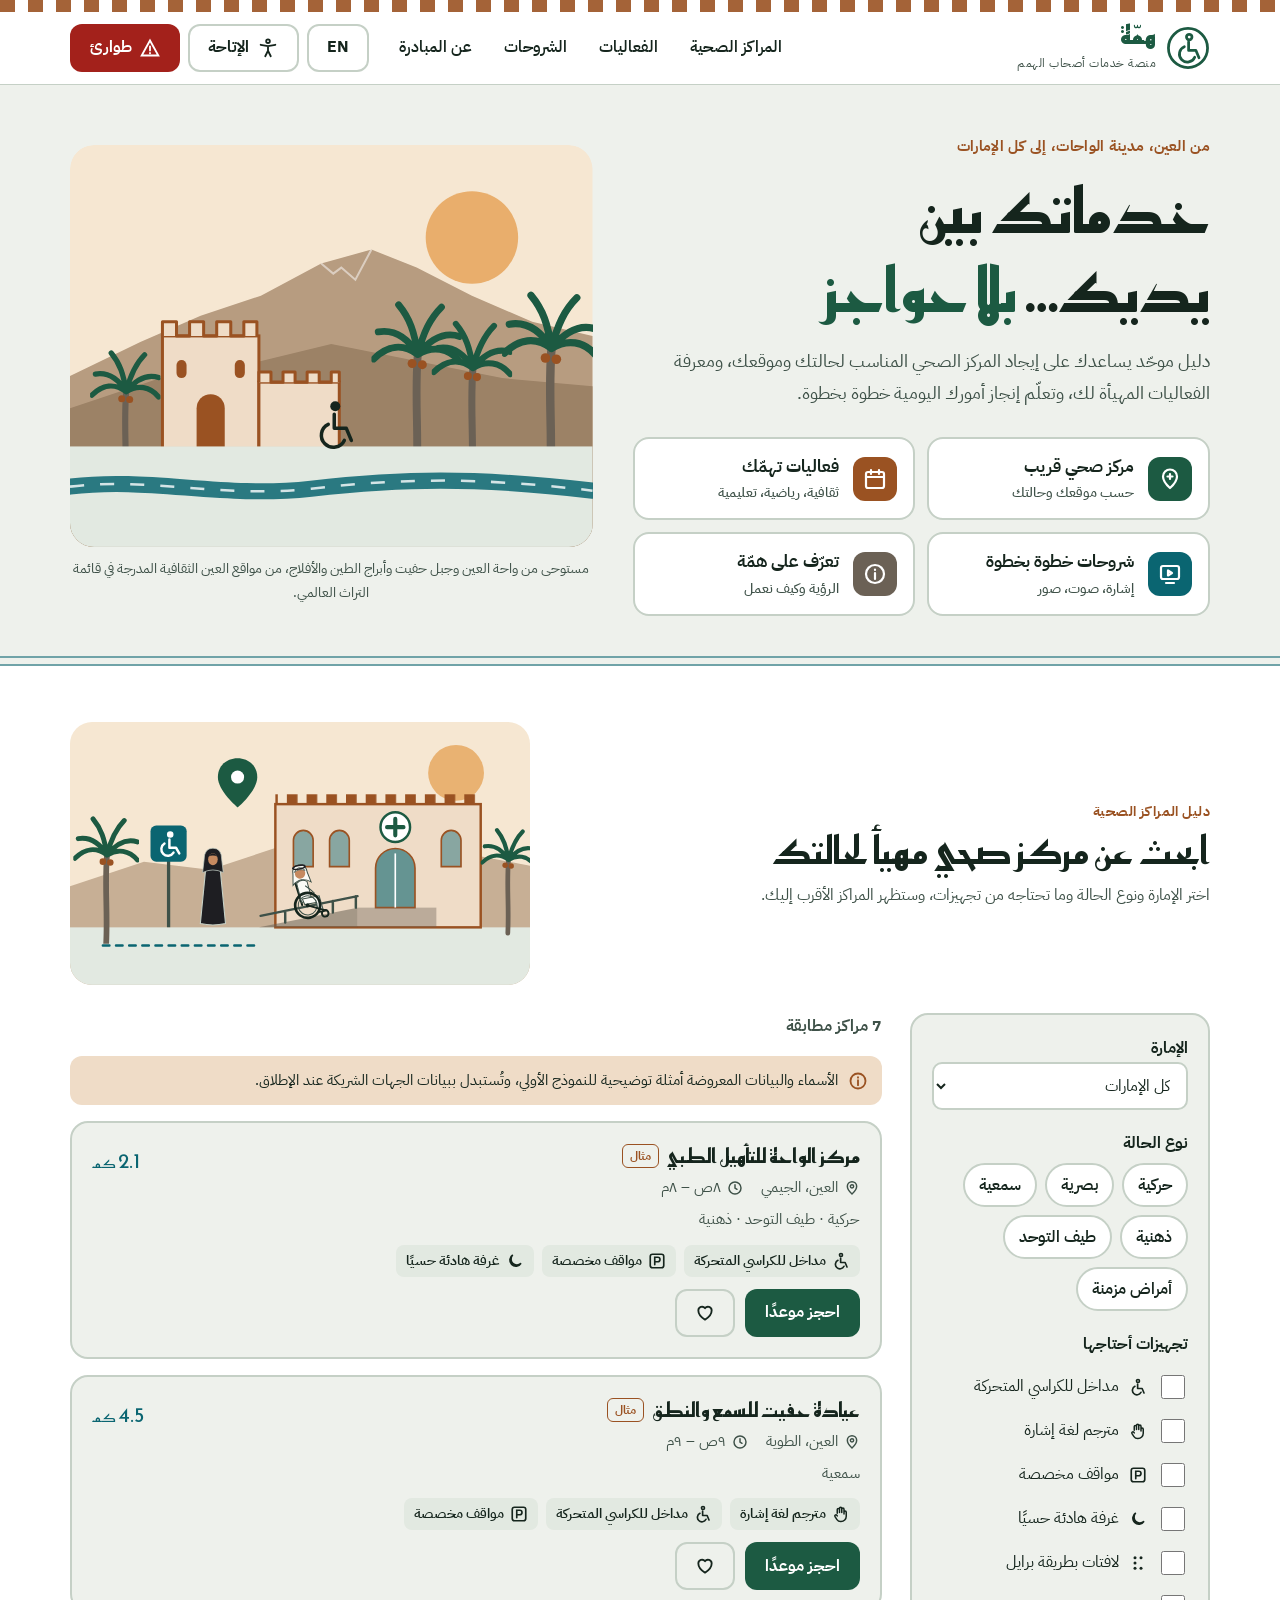
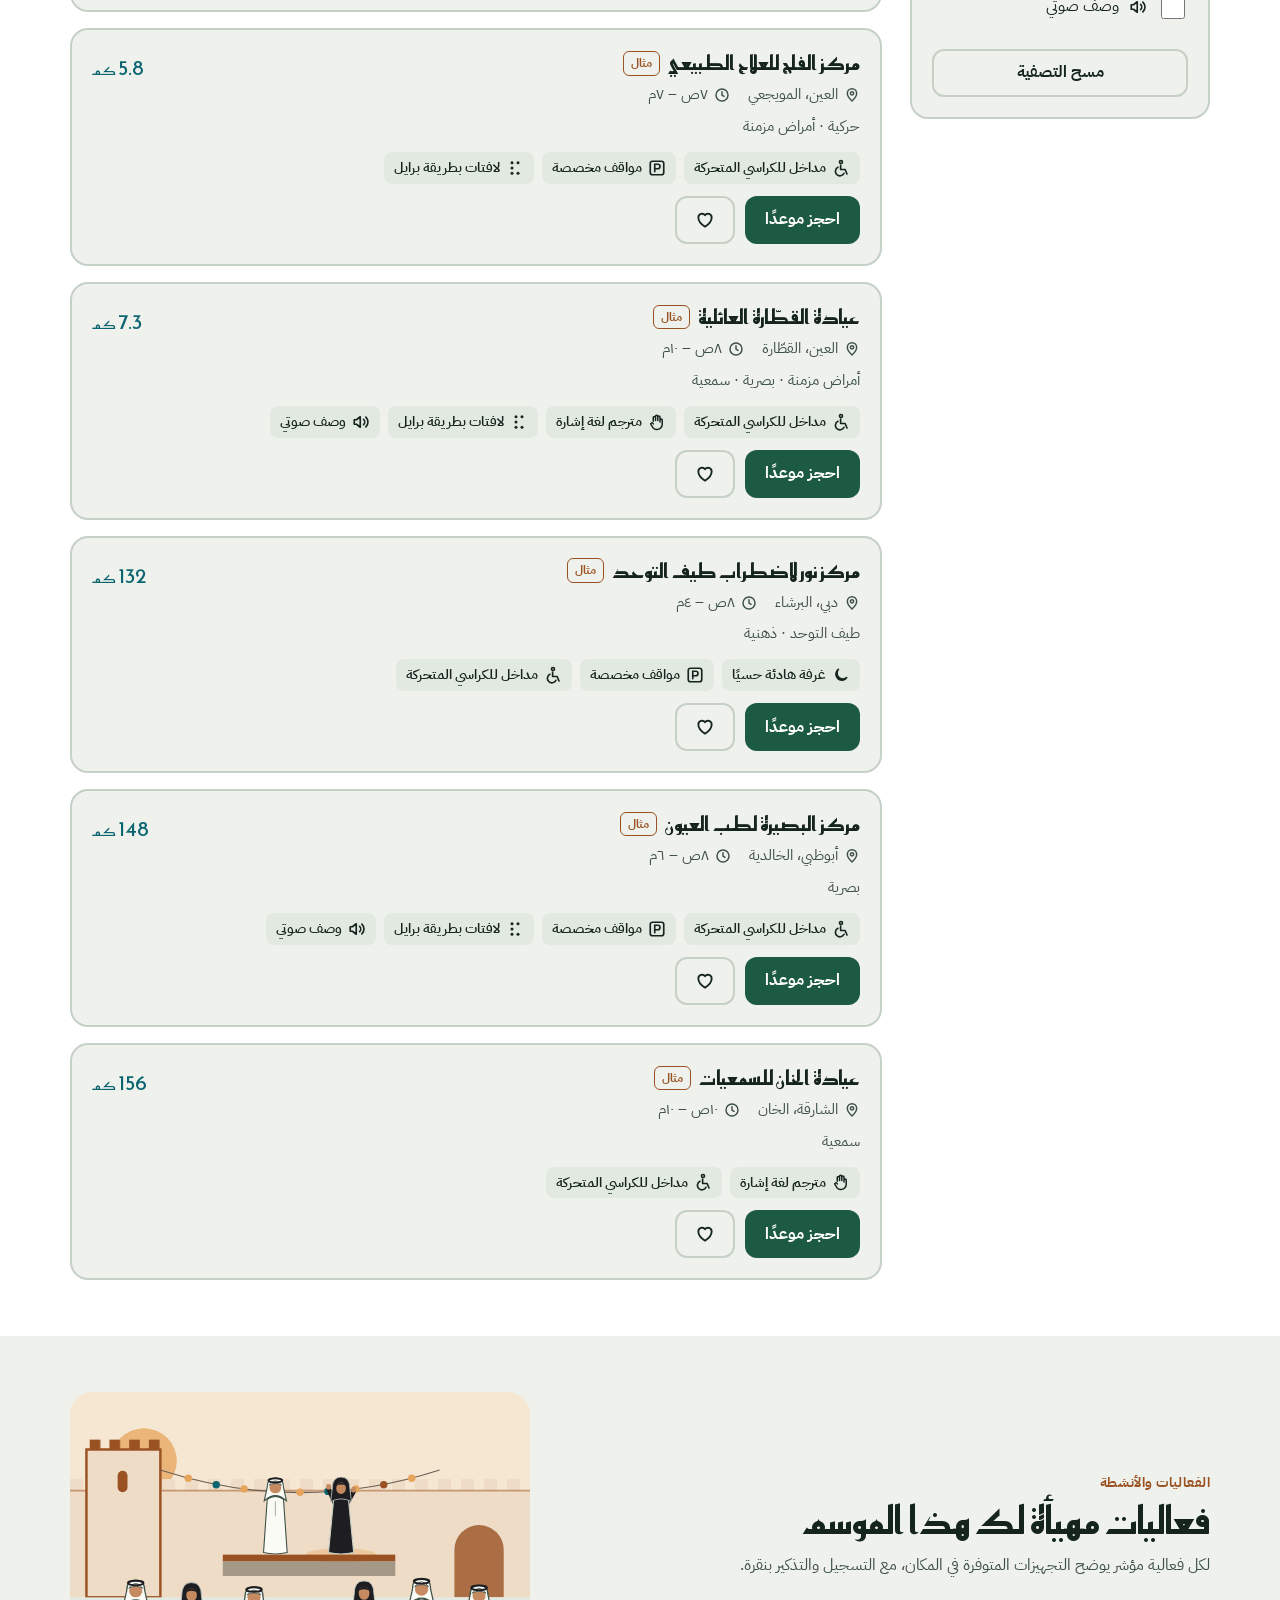
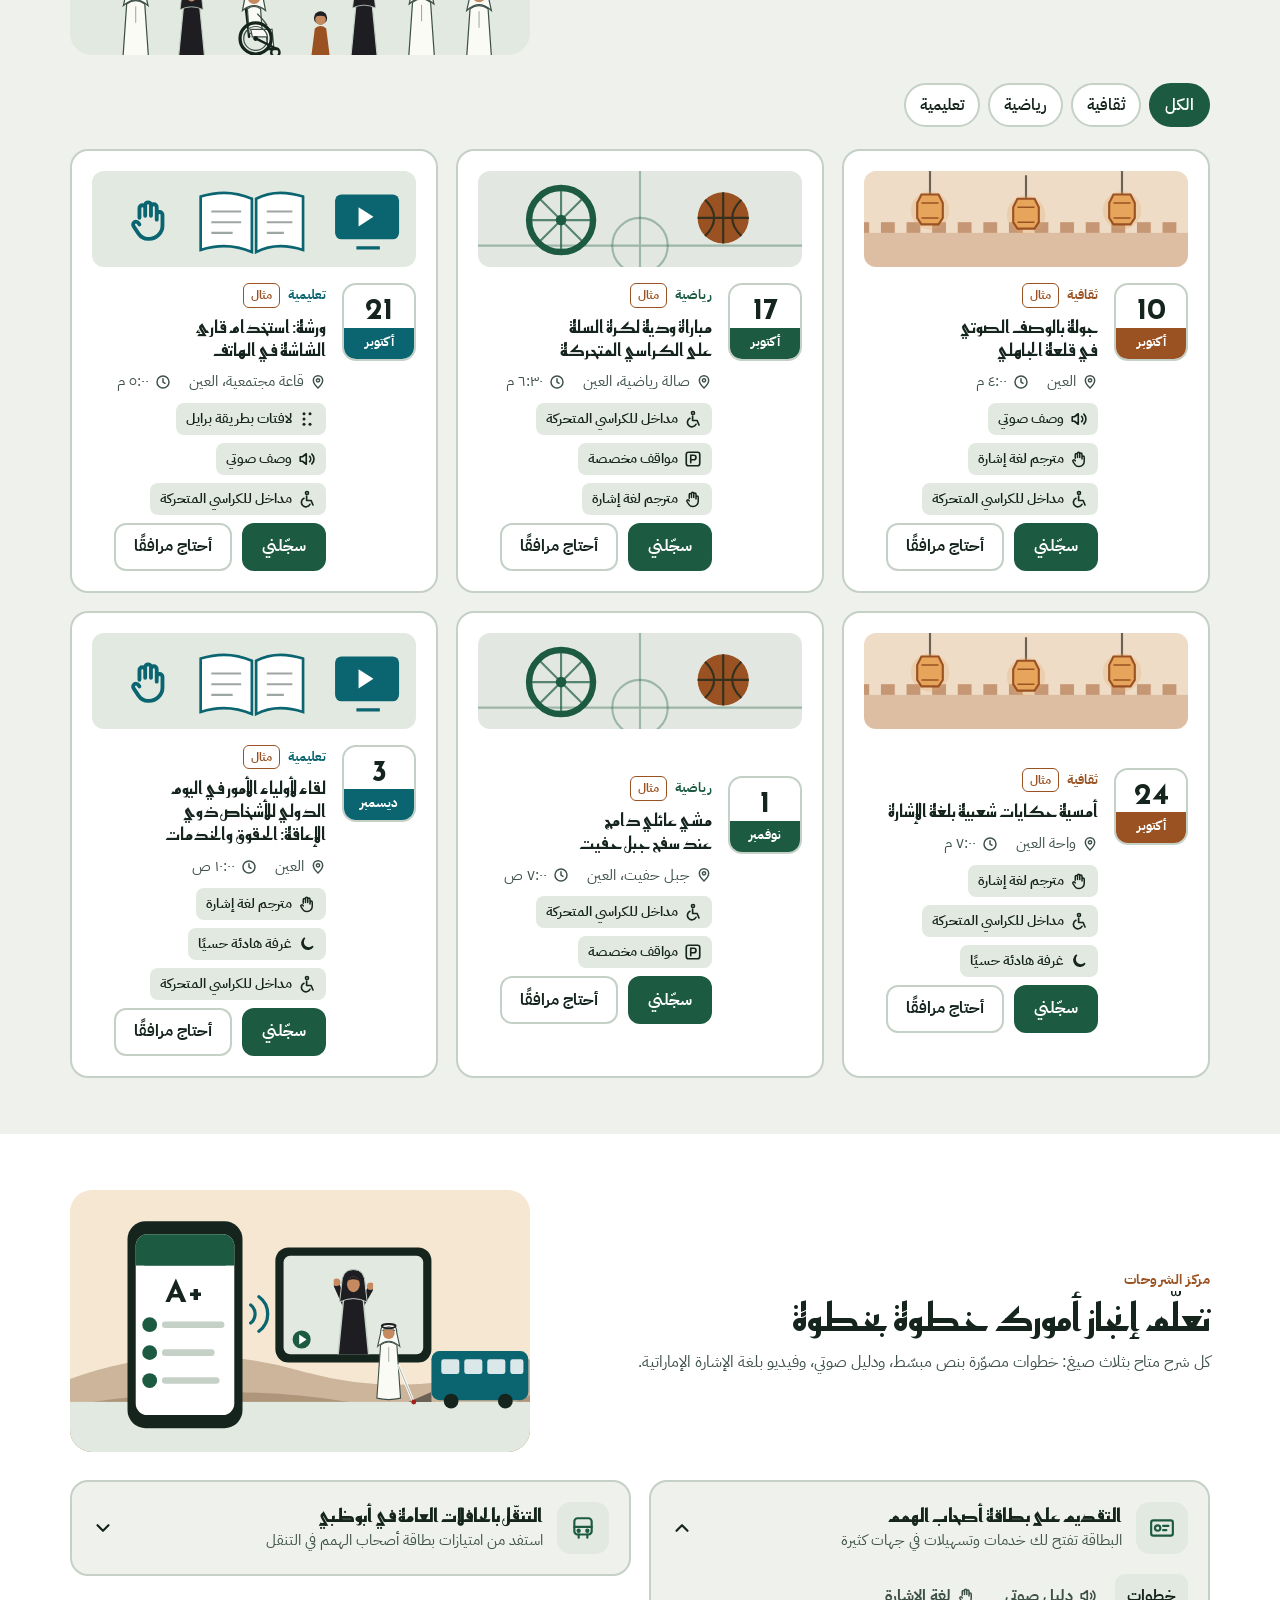
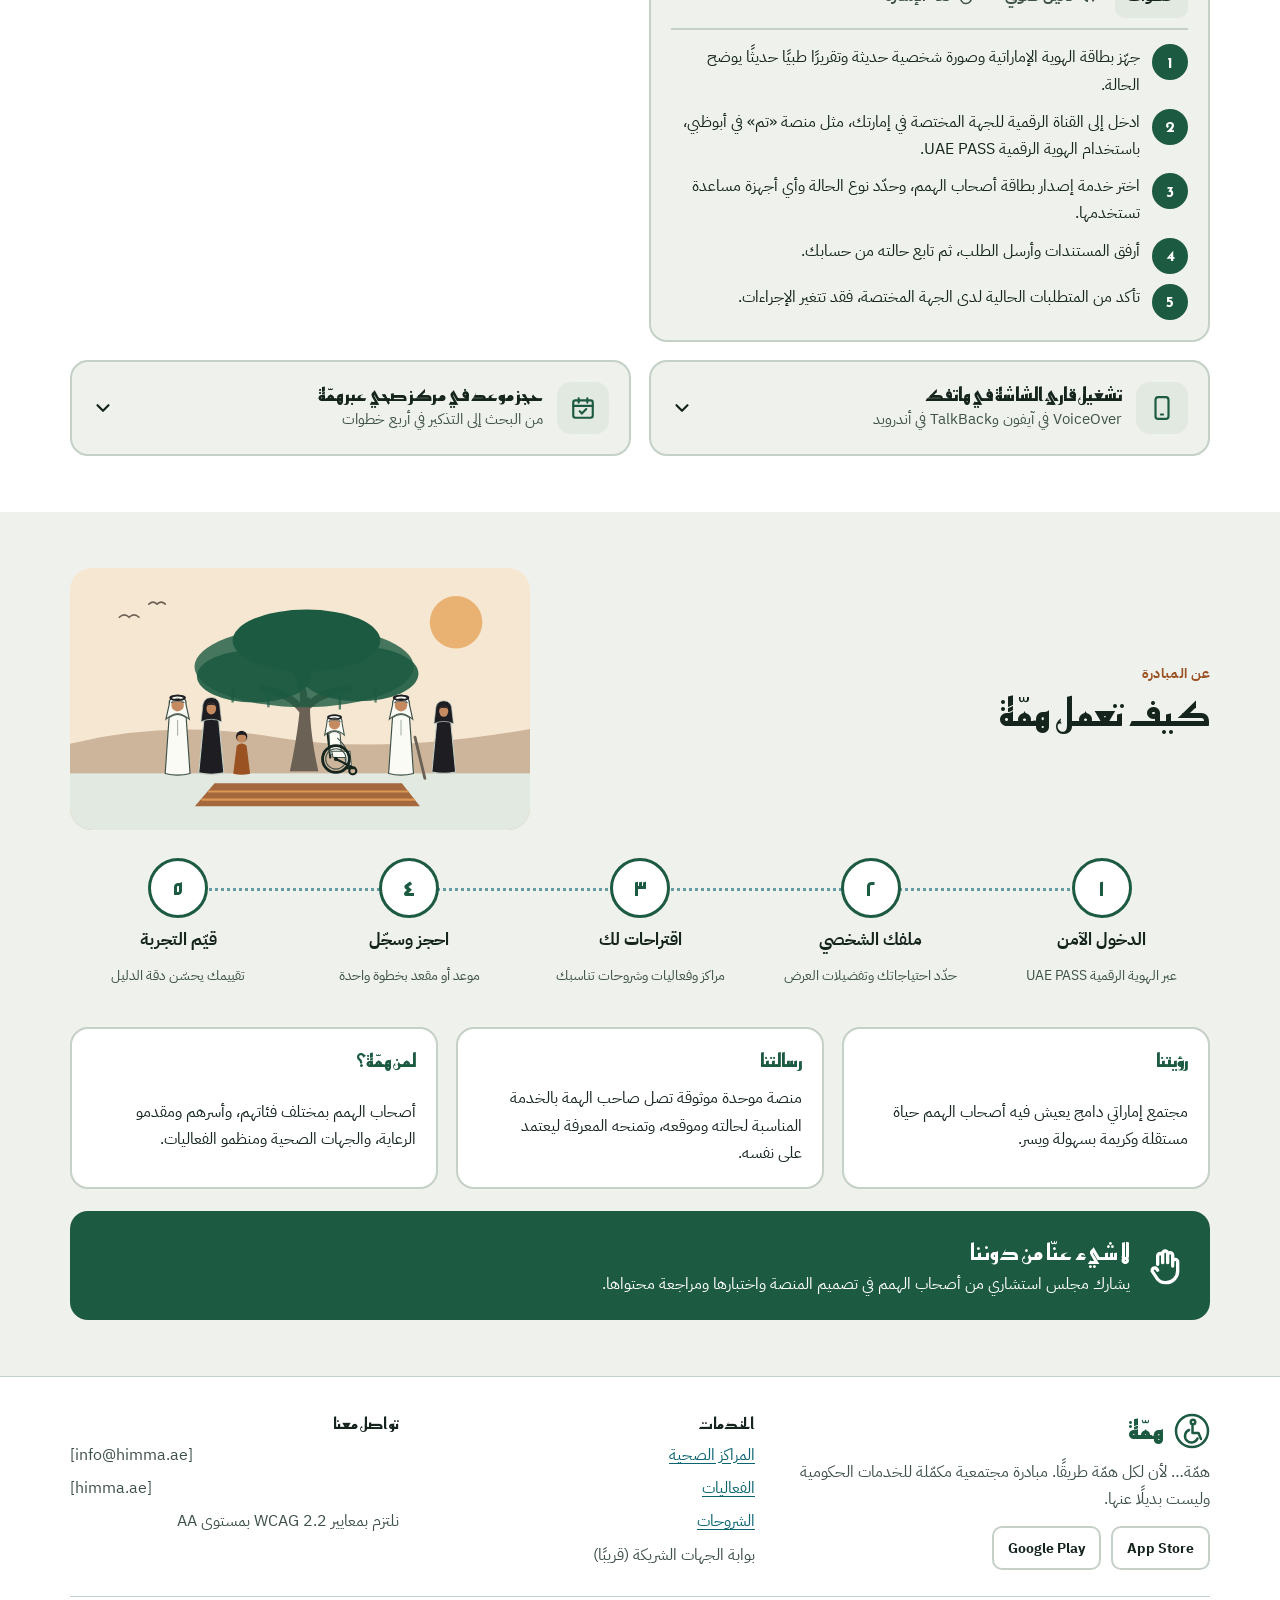
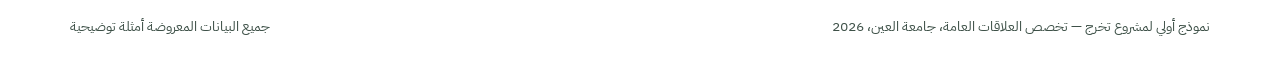
<file: index.html.html>
<!doctype html><html><head><meta charset=utf8><meta name=viewport content="width=device-width,initial-scale=1,viewport-fit=cover"><style>:root{color-scheme:light;box-sizing:border-box;padding-top:env(safe-area-inset-top,0px);padding-bottom:env(safe-area-inset-bottom,0px)}html{scroll-padding-top:env(safe-area-inset-top,0px)}body{margin:0;padding:0;font:14px -apple-system,BlinkMacSystemFont,sans-serif;background:#faf9f5;color:#141413}img{max-width:100%}[hidden]:not([hidden=until-found i]){display:none!important}</style></head><body>
<title>همّة · Himma</title>
<link rel="preconnect" href="https://fonts.googleapis.com">
<link rel="preconnect" href="https://fonts.gstatic.com" crossorigin>
<link rel="stylesheet" href="https://fonts.googleapis.com/css2?family=Reem+Kufi:wght@500;700&family=IBM+Plex+Sans+Arabic:wght@400;500;600;700&family=Atkinson+Hyperlegible:wght@400;700&family=Tajawal:wght@400;500;700&display=swap">
<link rel="stylesheet" href="css/style.css">

<a class="skip" href="#main" data-i18n="skip">تخطَّ إلى المحتوى</a>
<div id="live" class="sr-only" aria-live="polite"></div>
<svg width="0" height="0" style="position:absolute" aria-hidden="true" focusable="false"><defs>
<pattern id="merlonA" width="24" height="12" patternUnits="userSpaceOnUse"><rect width="13" height="12" fill="var(--adobe)"/></pattern>
<pattern id="merlonS" width="28" height="14" patternUnits="userSpaceOnUse"><rect width="16" height="14" fill="var(--adobe-soft)"/></pattern>
<symbol id="man" viewBox="0 0 40 110">
 <path d="M9 34 Q20 26 31 34 L36 106 Q20 110 4 106 Z" fill="var(--robe)" stroke="var(--ink-2)" stroke-width="1.5"/>
 <path d="M20 37 v20" stroke="var(--ink-2)" stroke-width="1.2" opacity=".5"/>
 <path d="M9 18 Q9 5 20 5 Q31 5 31 18 L35 36 Q27 29 20 29 Q13 29 5 36 Z" fill="var(--robe)" stroke="var(--ink-2)" stroke-width="1.5"/>
 <circle cx="20" cy="18" r="8" fill="var(--skin)"/>
 <path d="M11.5 15 Q20 3 28.5 15 Q20 10 11.5 15 Z" fill="var(--robe)" stroke="var(--ink-2)" stroke-width="1"/>
 <ellipse cx="20" cy="8.5" rx="9.5" ry="2.8" fill="none" stroke="var(--abaya)" stroke-width="2.4"/>
</symbol>
<symbol id="woman" viewBox="0 0 40 110">
 <path d="M10 34 Q20 27 30 34 L37 106 Q20 110 3 106 Z" fill="var(--abaya)" stroke="var(--line)" stroke-width="1.5"/>
 <path d="M8 20 Q8 4 20 4 Q32 4 32 20 L34 37 Q20 30 6 37 Z" fill="var(--abaya)" stroke="var(--line)" stroke-width="1"/>
 <ellipse cx="20" cy="19" rx="6.5" ry="8" fill="var(--skin)"/>
 <path d="M13 16 Q20 6 27 16 Q20 12 13 16 Z" fill="var(--abaya)"/>
</symbol>
<symbol id="interp" viewBox="0 0 40 110">
 <path d="M11 38 L3 20" stroke="var(--abaya)" stroke-width="6" stroke-linecap="round"/><circle cx="3" cy="17" r="3.8" fill="var(--skin)"/>
 <path d="M29 38 L37 24" stroke="var(--abaya)" stroke-width="6" stroke-linecap="round"/><circle cx="37.5" cy="21" r="3.8" fill="var(--skin)"/>
 <use href="#woman" width="40" height="110"/>
</symbol>
<symbol id="kid" viewBox="0 0 30 70">
 <path d="M8 26 Q15 20 22 26 L27 66 Q15 69 3 66 Z" fill="var(--adobe)"/>
 <circle cx="15" cy="13" r="8" fill="var(--abaya)"/><circle cx="15" cy="15" r="6.5" fill="var(--skin)"/>
 <path d="M8 12 Q15 3 22 12 Q15 9 8 12 Z" fill="var(--abaya)"/>
</symbol>
<symbol id="wc" viewBox="0 0 70 90">
 <path d="M18 28 L22 64" stroke="var(--ink)" stroke-width="3" stroke-linecap="round"/>
 <path d="M20 30 Q28 24 36 30 L38 58 L22 60 Z" fill="var(--robe)" stroke="var(--ink-2)" stroke-width="1.5"/>
 <path d="M24 55 L50 55 L52 76 L45 76 L43 64 L26 64 Z" fill="var(--robe)" stroke="var(--ink-2)" stroke-width="1.5"/>
 <path d="M32 36 Q40 44 44 50" stroke="var(--ink-2)" stroke-width="1.5" fill="none"/>
 <circle cx="30" cy="66" r="19" fill="none" stroke="var(--ink)" stroke-width="4"/>
 <circle cx="30" cy="66" r="14.5" fill="none" stroke="var(--ink-2)" stroke-width="1.5"/>
 <circle cx="30" cy="66" r="3" fill="var(--ink)"/>
 <path d="M30 66 L54 78 M44 79 L57 79" stroke="var(--ink)" stroke-width="3" stroke-linecap="round"/>
 <circle cx="54" cy="83" r="5" fill="none" stroke="var(--ink)" stroke-width="3"/>
 <path d="M17 16 Q17 3 28 3 Q39 3 39 16 L42 32 Q35 26 28 26 Q21 26 14 32 Z" fill="var(--robe)" stroke="var(--ink-2)" stroke-width="1.5"/>
 <circle cx="28" cy="16" r="8" fill="var(--skin)"/>
 <path d="M19.5 13 Q28 1 36.5 13 Q28 8 19.5 13 Z" fill="var(--robe)" stroke="var(--ink-2)" stroke-width="1"/>
 <ellipse cx="28" cy="6.5" rx="9.5" ry="2.7" fill="none" stroke="var(--abaya)" stroke-width="2.4"/>
</symbol>
<symbol id="ghaf" viewBox="0 0 200 150">
 <path d="M88 150 Q96 112 97 88 L105 88 Q104 114 112 150 Z" fill="var(--stone)"/>
 <path d="M98 98 C90 88 80 84 66 80 M102 96 C112 86 124 82 138 80 M100 92 C100 80 96 70 90 60" stroke="var(--stone)" stroke-width="6" stroke-linecap="round" fill="none"/>
 <ellipse cx="100" cy="62" rx="92" ry="34" fill="var(--palm)" opacity=".8"/>
 <ellipse cx="58" cy="70" rx="48" ry="22" fill="var(--palm)" opacity=".9"/>
 <ellipse cx="146" cy="68" rx="50" ry="23" fill="var(--palm)" opacity=".9"/>
 <ellipse cx="102" cy="40" rx="62" ry="26" fill="var(--palm)"/>
 <path d="M40 78 v14 M70 86 v10 M130 86 v12 M160 80 v12" stroke="var(--palm)" stroke-width="2" opacity=".7"/>
</symbol>
<g id="lant"><path d="M0 0 V22" stroke="var(--stone)" stroke-width="2"/><circle cx="0" cy="37" r="18" fill="var(--sun)" opacity=".25"/><path d="M-8 22 h16 l4 8 v14 l-4 6 h-16 l-4 -6 v-14 Z" fill="var(--sun)" stroke="var(--adobe)" stroke-width="2"/><path d="M-8 30 h16 M-8 44 h16" stroke="var(--adobe)" stroke-width="1.5"/></g>
<symbol id="ev-cultural" viewBox="0 0 320 90">
 <rect width="320" height="90" fill="var(--adobe-soft)"/>
 <rect y="58" width="320" height="32" fill="var(--adobe)" opacity=".22"/>
 <rect y="48" width="320" height="10" fill="url(#merlonA)" opacity=".5"/>
 <use href="#lant" x="70" y="0"/><use href="#lant" x="160" y="4"/><use href="#lant" x="250" y="0"/>
</symbol>
<symbol id="ev-sports" viewBox="0 0 320 90">
 <rect width="320" height="90" fill="var(--surface-2)"/>
 <path d="M0 70 H320 M160 0 V90" stroke="var(--palm)" stroke-width="2" opacity=".35"/><circle cx="160" cy="70" r="26" fill="none" stroke="var(--palm)" stroke-width="2" opacity=".35"/>
 <circle cx="86" cy="46" r="30" fill="none" stroke="var(--palm)" stroke-width="6"/>
 <path d="M86 16 V76 M56 46 H116 M65 25 L107 67 M107 25 L65 67" stroke="var(--palm)" stroke-width="2" opacity=".7"/><circle cx="86" cy="46" r="5" fill="var(--palm)"/>
 <circle cx="238" cy="44" r="24" fill="var(--adobe)"/>
 <path d="M214 44 H262 M238 20 V68 M221 27 Q238 44 221 61 M255 27 Q238 44 255 61" stroke="var(--ink)" stroke-width="2" fill="none" opacity=".75"/>
</symbol>
<symbol id="ev-educational" viewBox="0 0 320 90">
 <rect width="320" height="90" fill="var(--surface-2)"/>
 <path d="M110 24 Q135 16 158 26 V76 Q135 66 110 74 Z" fill="var(--surface)" stroke="var(--falaj)" stroke-width="2.5"/>
 <path d="M206 24 Q181 16 162 26 V76 Q181 66 206 74 Z" fill="var(--surface)" stroke="var(--falaj)" stroke-width="2.5"/>
 <path d="M120 38 h28 M120 48 h28 M120 58 h20 M172 38 h24 M172 48 h24 M172 58 h16" stroke="var(--ink-2)" stroke-width="2" opacity=".5"/>
 <rect x="236" y="22" width="60" height="42" rx="6" fill="var(--falaj)"/><path d="M258 34 v18 l14 -9 Z" fill="var(--surface)"/><path d="M256 72 h22" stroke="var(--falaj)" stroke-width="3"/>
 <g transform="translate(40 24) scale(1.8)" fill="none" stroke="var(--falaj)" stroke-width="2" stroke-linecap="round" stroke-linejoin="round"><path d="M7 11V6a1.5 1.5 0 0 1 3 0v4M10 10V4.5a1.5 1.5 0 0 1 3 0V10M13 10V5.5a1.5 1.5 0 0 1 3 0V12M16 9.5a1.5 1.5 0 0 1 3 0V15a7 7 0 0 1-7 7h-.5a6 6 0 0 1-4.9-2.6L4 15.5a1.5 1.5 0 0 1 2.4-1.8L7 14.5"/></g>
</symbol>
<clipPath id="tabClip"><rect x="260" y="80" width="170" height="120" rx="8"/></clipPath>
</defs></svg>


<header class="site">
  <div class="merlons" aria-hidden="true"></div>
  <div class="wrap bar" style="position:relative">
    <a class="brand" href="#top" aria-label="همّة">
      <svg width="44" height="44" viewBox="0 0 72 72" fill="none" stroke="currentColor" stroke-width="4.5" stroke-linecap="round" stroke-linejoin="round" style="color:var(--palm)" aria-hidden="true"><circle cx="36" cy="36" r="32"/><circle cx="38" cy="18" r="4.5"/><path d="M37 26v14h12l5 12"/><path d="M30 34a13 13 0 1 0 17 17"/></svg>
      <span><b data-i18n="brand">همّة</b><small data-i18n="brandSub">منصة خدمات أصحاب الهمم</small></span>
    </a>
    <nav class="main" id="nav" aria-label="القائمة الرئيسية" data-i18n-aria="navLabel">
      <ul>
        <li><a href="#centers" data-i18n="nav1">المراكز الصحية</a></li>
        <li><a href="#events" data-i18n="nav2">الفعاليات</a></li>
        <li><a href="#guides" data-i18n="nav3">الشروحات</a></li>
        <li><a href="#about" data-i18n="nav4">عن المبادرة</a></li>
      </ul>
    </nav>
    <div class="tools">
      <button class="btn outline" id="langBtn" lang="en" aria-label="Switch to English">EN</button>
      <button class="btn outline" id="a11yBtn" aria-expanded="false" aria-controls="a11yPop">
        <svg width="22" height="22" viewBox="0 0 24 24" fill="none" stroke="currentColor" stroke-width="2" stroke-linecap="round" aria-hidden="true"><circle cx="12" cy="4.5" r="2"/><path d="M4 8.5l8 1.5 8-1.5M12 10v5l-3 6M12 15l3 6"/></svg>
        <span class="label-long" data-i18n="a11y">الإتاحة</span>
      </button>
      <button class="btn danger" id="emBtn" aria-expanded="false" aria-controls="emPop">
        <svg width="20" height="20" viewBox="0 0 24 24" fill="none" stroke="currentColor" stroke-width="2.2" stroke-linecap="round" aria-hidden="true"><path d="M12 3l10 18H2z"/><path d="M12 10v5M12 18v.5"/></svg>
        <span class="label-long" data-i18n="em">طوارئ</span>
      </button>
      <button class="btn outline menu-toggle" id="menuBtn" aria-expanded="false" aria-controls="nav">
        <svg width="22" height="22" viewBox="0 0 24 24" fill="none" stroke="currentColor" stroke-width="2.2" stroke-linecap="round" aria-hidden="true"><path d="M4 7h16M4 12h16M4 17h16"/></svg>
        <span class="sr-only" data-i18n="menu">القائمة</span>
      </button>
    </div>

    <div class="pop" id="a11yPop" role="dialog" aria-labelledby="a11yTitle" hidden>
      <h2 id="a11yTitle" data-i18n="a11yTitle">إعدادات الإتاحة</h2>
      <div class="opt-row"><span data-i18n="optSize">حجم النص</span>
        <div class="seg" role="group" aria-label="حجم النص" data-i18n-aria="optSize">
          <button data-fs="0" aria-pressed="true">A</button><button data-fs="1" aria-pressed="false" style="font-size:1.1em">A</button><button data-fs="2" aria-pressed="false" style="font-size:1.25em">A</button><button data-fs="3" aria-pressed="false" style="font-size:1.4em">A</button>
        </div></div>
      <div class="opt-row"><span id="l-hc" data-i18n="optHc">تباين عالٍ</span><button class="switch" role="switch" aria-checked="false" aria-labelledby="l-hc" data-opt="hc"></button></div>
      <div class="opt-row"><span id="l-rd" data-i18n="optRead">خط سهل القراءة</span><button class="switch" role="switch" aria-checked="false" aria-labelledby="l-rd" data-opt="readable"></button></div>
      <div class="opt-row"><span id="l-sm" data-i18n="optSimple">الوضع المبسّط</span><button class="switch" role="switch" aria-checked="false" aria-labelledby="l-sm" data-opt="simple"></button></div>
      <div class="opt-row"><span id="l-rm" data-i18n="optMotion">إيقاف الحركة</span><button class="switch" role="switch" aria-checked="false" aria-labelledby="l-rm" data-opt="rm"></button></div>
      <button class="btn outline" id="resetA11y" data-i18n="optReset">استعادة الإعدادات الافتراضية</button>
    </div>

    <div class="pop" id="emPop" role="dialog" aria-labelledby="emTitle" hidden>
      <h2 id="emTitle" data-i18n="emTitle">أرقام الطوارئ في الإمارات</h2>
      <div class="em-num"><span data-i18n="emAmb">الإسعاف</span><span>998</span></div>
      <div class="em-num"><span data-i18n="emPol">الشرطة</span><span>999</span></div>
      <div class="em-num"><span data-i18n="emFire">الدفاع المدني</span><span>997</span></div>
      <p class="secondary" style="font-size:.9rem;color:var(--ink-2)" data-i18n="emNote">في التطبيق، يرسل زر الطوارئ موقعك إلى جهة الاتصال التي تحددها في ملفك.</p>
    </div>
  </div>
</header>

<main id="main">
  <section class="hero" id="top">
    <div class="wrap hero-grid">
      <div>
        <span class="eyebrow" data-i18n="eyebrow">من العين، مدينة الواحات، إلى كل الإمارات</span>
        <h1><span data-i18n="h1a">خدماتك بين يديك…</span> <em data-i18n="h1b">بلا حواجز</em></h1>
        <p class="lead" data-i18n="lead">دليل موحّد يساعدك على إيجاد المركز الصحي المناسب لحالتك وموقعك، ومعرفة الفعاليات المهيأة لك، وتعلّم إنجاز أمورك اليومية خطوة بخطوة.</p>
        <div class="quick">
          <a href="#centers"><span class="ic" style="background:var(--palm)"><svg width="24" height="24" viewBox="0 0 24 24" fill="none" stroke="currentColor" stroke-width="2.2" stroke-linecap="round" stroke-linejoin="round" aria-hidden="true"><path d="M12 21s-7-6.2-7-11.5A7 7 0 0 1 19 9.5C19 14.8 12 21 12 21z"/><path d="M12 7v5M9.5 9.5h5"/></svg></span><span><span data-i18n="q1">مركز صحي قريب</span><small class="secondary" data-i18n="q1s">حسب موقعك وحالتك</small></span></a>
          <a href="#events"><span class="ic" style="background:var(--adobe)"><svg width="24" height="24" viewBox="0 0 24 24" fill="none" stroke="currentColor" stroke-width="2.2" stroke-linecap="round" aria-hidden="true"><rect x="3" y="5" width="18" height="16" rx="2"/><path d="M3 10h18M8 3v4M16 3v4"/></svg></span><span><span data-i18n="q2">فعاليات تهمّك</span><small class="secondary" data-i18n="q2s">ثقافية، رياضية، تعليمية</small></span></a>
          <a href="#guides"><span class="ic" style="background:var(--falaj)"><svg width="24" height="24" viewBox="0 0 24 24" fill="none" stroke="currentColor" stroke-width="2.2" stroke-linecap="round" stroke-linejoin="round" aria-hidden="true"><rect x="3" y="4" width="18" height="13" rx="2"/><path d="M10 8.5v5l4-2.5z"/><path d="M8 21h8"/></svg></span><span><span data-i18n="q3">شروحات خطوة بخطوة</span><small class="secondary" data-i18n="q3s">إشارة، صوت، صور</small></span></a>
          <a href="#about"><span class="ic" style="background:var(--stone)"><svg width="24" height="24" viewBox="0 0 24 24" fill="none" stroke="currentColor" stroke-width="2.2" stroke-linecap="round" aria-hidden="true"><circle cx="12" cy="12" r="9"/><path d="M12 11v6M12 7.5v.5"/></svg></span><span><span data-i18n="q4">تعرّف على همّة</span><small class="secondary" data-i18n="q4s">الرؤية وكيف نعمل</small></span></a>
        </div>
      </div>
      <div class="scene-box">
        <svg class="scene" viewBox="0 0 520 400" role="img" aria-labelledby="sceneT">
          <title id="sceneT">رسم لواحة العين: جبل حفيت، برج طيني، نخيل، وقناة فلج</title>
          <defs>
            <symbol id="palm" viewBox="0 0 80 160">
              <path d="M40 160 C42 120 38 90 41 52" stroke="var(--stone)" stroke-width="7" fill="none" stroke-linecap="round"/>
              <path d="M41 52 C28 42 14 44 2 56 M41 52 C30 34 18 30 6 32 M41 52 C38 32 34 20 24 8 M41 52 C46 32 52 20 62 10 M41 52 C54 36 66 32 78 36 M41 52 C54 44 68 46 78 58" stroke="var(--palm)" stroke-width="6" fill="none" stroke-linecap="round"/>
              <circle cx="36" cy="60" r="4" fill="var(--adobe)"/><circle cx="45" cy="61" r="4" fill="var(--adobe)"/>
            </symbol>
          </defs>
          <rect width="520" height="400" rx="24" fill="var(--sky)"/>
          <circle cx="400" cy="92" r="46" fill="var(--sun)" opacity=".85"/>
          <path d="M0 230 L70 196 L130 170 L190 150 L250 118 L300 104 L345 122 L400 150 L460 176 L520 190 L520 400 L0 400Z" fill="var(--ridge)"/>
          <path d="M0 262 L90 232 L170 220 L260 198 L340 214 L430 232 L520 240 L520 400 L0 400Z" fill="var(--ridge-2)"/>
          <path d="M250 118 L262 128 L270 122 L284 134 L300 104" fill="none" stroke="var(--surface)" stroke-width="2" opacity=".5"/>
          <!-- round fort tower with crenellations -->
          <g>
            <rect x="92" y="190" width="96" height="112" fill="var(--adobe-soft)" stroke="var(--adobe)" stroke-width="3"/>
            <path d="M92 190 v-14 h14 v14 h13 v-14 h14 v14 h13 v-14 h14 v14 h13 v-14 h13 v14" fill="var(--adobe-soft)" stroke="var(--adobe)" stroke-width="3" stroke-linejoin="round"/>
            <path d="M126 302 v-40 a14 14 0 0 1 28 0 v40" fill="var(--adobe)"/>
            <rect x="106" y="214" width="10" height="18" rx="5" fill="var(--adobe)"/><rect x="164" y="214" width="10" height="18" rx="5" fill="var(--adobe)"/>
            <rect x="188" y="236" width="80" height="66" fill="var(--adobe-soft)" stroke="var(--adobe)" stroke-width="3"/>
            <path d="M188 236 v-10 h12 v10 h12 v-10 h12 v10 h12 v-10 h12 v10 h12 v-10 h8 v10" fill="var(--adobe-soft)" stroke="var(--adobe)" stroke-width="3" stroke-linejoin="round"/>
          </g>
          <use href="#palm" x="300" y="150" width="90" height="180" class="sway"/>
          <use href="#palm" x="360" y="170" width="80" height="160" class="sway" style="animation-delay:-2s"/>
          <use href="#palm" x="430" y="140" width="96" height="192" class="sway" style="animation-delay:-4s"/>
          <use href="#palm" x="20" y="200" width="70" height="140" class="sway" style="animation-delay:-1s"/>
          <rect x="0" y="300" width="520" height="100" fill="var(--surface-2)"/>
          <!-- falaj channel -->
          <path d="M0 340 C80 330 150 352 240 342 S400 330 520 344" fill="none" stroke="var(--falaj)" stroke-width="16" stroke-linecap="round" opacity=".85"/>
          <path d="M0 340 C80 330 150 352 240 342 S400 330 520 344" fill="none" stroke="var(--surface)" stroke-width="2.5" stroke-dasharray="14 16" class="ripple" opacity=".8"/>
          <!-- person in wheelchair on the path -->
          <g transform="translate(250 262)" stroke="var(--ink)" stroke-width="3.5" fill="none" stroke-linecap="round" stroke-linejoin="round">
            <circle cx="14" cy="-2" r="5" fill="var(--ink)" stroke="none"/>
            <path d="M13 6v14h12l5 12"/><path d="M7 16a12 12 0 1 0 16 16"/>
          </g>
        </svg>
        <p class="scene-cap secondary" data-i18n="sceneCap">مستوحى من واحة العين وجبل حفيت وأبراج الطين والأفلاج، من مواقع العين الثقافية المدرجة في قائمة التراث العالمي.</p>
      </div>
    </div>
  </section>
  <div class="falaj-line" aria-hidden="true"></div>

  <!-- HEALTH CENTRES -->
  <section class="block alt" id="centers" aria-labelledby="centersH">
    <div class="wrap">
      <div class="sec-head with-art">
        <div><span class="kicker" data-i18n="k1">دليل المراكز الصحية</span>
          <h2 id="centersH" data-i18n="centersH">ابحث عن مركز صحي مهيأ لحالتك</h2>
          <p class="secondary" data-i18n="centersP">اختر الإمارة ونوع الحالة وما تحتاجه من تجهيزات، وستظهر المراكز الأقرب إليك.</p></div>
        <figure class="art"><svg viewBox="0 0 560 320" role="img" aria-labelledby="art1t"><title id="art1t" data-i18n="art1">مركز صحي مهيأ بمنحدر ومواقف مخصصة، يصل إليه شاب على كرسي متحرك</title>
 <rect width="560" height="320" rx="22" fill="var(--sky)"/><circle cx="470" cy="62" r="34" fill="var(--sun)" opacity=".8"/>
 <path d="M0 200 L90 170 L170 180 L260 150 L340 168 L430 150 L560 175 L560 320 L0 320Z" fill="var(--ridge)" opacity=".75"/>
 <rect y="250" width="560" height="70" fill="var(--surface-2)"/>
 <use href="#palm" x="4" y="110" width="80" height="160"/>
 <rect x="250" y="100" width="250" height="150" fill="var(--adobe-soft)" stroke="var(--adobe)" stroke-width="3"/>
 <rect x="250" y="88" width="250" height="12" fill="url(#merlonA)"/>
 <path d="M272 176 v-32 a12 12 0 0 1 24 0 v32z M316 176 v-32 a12 12 0 0 1 24 0 v32z M452 176 v-32 a12 12 0 0 1 24 0 v32z" fill="var(--falaj)" fill-opacity=".45" stroke="var(--adobe)" stroke-width="2"/>
 <path d="M372 226 v-48 a24 24 0 0 1 48 0 v48z" fill="var(--falaj)" fill-opacity=".6" stroke="var(--adobe)" stroke-width="2"/><path d="M396 160 v66" stroke="var(--surface)" stroke-width="2"/>
 <circle cx="396" cy="128" r="18" fill="var(--surface)" stroke="var(--palm)" stroke-width="3"/><path d="M396 118 v20 M386 128 h20" stroke="var(--palm)" stroke-width="5" stroke-linecap="round"/>
 <rect x="350" y="226" width="96" height="24" fill="var(--stone)" opacity=".4"/>
 <polygon points="230,250 350,226 350,250" fill="var(--stone)" opacity=".55"/>
 <path d="M232 236 L350 212 M262 230 V244 M320 218 V232 M348 212 V226" stroke="var(--ink-2)" stroke-width="3" stroke-linecap="round"/>
 <use href="#wc" x="262" y="170" width="56" height="72" transform="rotate(-11 290 206)"/>
 <path d="M40 272 H224" stroke="var(--falaj)" stroke-width="3" stroke-dasharray="8 8" stroke-linecap="round"/>
 <path d="M120 250 V168" stroke="var(--ink-2)" stroke-width="4"/><rect x="98" y="126" width="44" height="44" rx="7" fill="var(--falaj)"/>
 <g stroke="var(--surface)" stroke-width="3" fill="none" stroke-linecap="round" stroke-linejoin="round"><circle cx="122" cy="137" r="2.5" fill="var(--surface)"/><path d="M121 143 v10 h8 l4 7"/><path d="M115 148 a8 8 0 1 0 11 11"/></g>
 <use href="#woman" x="156" y="150" width="36" height="99"/>
 <path d="M204 44 c-14 0 -24 10 -24 23 c0 17 24 37 24 37 s24 -20 24 -37 c0 -13 -10 -23 -24 -23z" fill="var(--palm)"/><circle cx="204" cy="67" r="8" fill="var(--surface)"/>
 <use href="#palm" x="500" y="116" width="66" height="150"/>
</svg></figure>
      </div>
      <div class="finder">
        <form class="filters" id="cFilters" aria-label="تصفية المراكز" data-i18n-aria="filterLabel">
          <div><label class="flabel" for="emirate" data-i18n="fEmirate">الإمارة</label>
            <select id="emirate"></select></div>
          <fieldset><legend data-i18n="fCond">نوع الحالة</legend><div class="chips" id="condChips"></div></fieldset>
          <fieldset><legend data-i18n="fFeat">تجهيزات أحتاجها</legend><div id="featChecks"></div></fieldset>
          <button type="button" class="btn outline" id="clearC" data-i18n="clear">مسح التصفية</button>
        </form>
        <div class="results">
          <div class="actions" style="justify-content:space-between"><span class="count" id="cCount"></span></div>
          <div class="note secondary"><svg width="20" height="20" viewBox="0 0 24 24" fill="none" stroke="var(--adobe)" stroke-width="2.2" stroke-linecap="round" aria-hidden="true" style="flex-shrink:0;margin-top:3px"><circle cx="12" cy="12" r="9"/><path d="M12 11v6M12 7.5v.5"/></svg><span data-i18n="exNote">الأسماء والبيانات المعروضة أمثلة توضيحية للنموذج الأولي، وتُستبدل ببيانات الجهات الشريكة عند الإطلاق.</span></div>
          <div id="cList" class="results"></div>
        </div>
      </div>
    </div>
  </section>

  <!-- EVENTS -->
  <section class="block" id="events" aria-labelledby="eventsH">
    <div class="wrap">
      <div class="sec-head with-art">
        <div><span class="kicker" data-i18n="k2">الفعاليات والأنشطة</span>
          <h2 id="eventsH" data-i18n="eventsH">فعاليات مهيأة لك هذا الموسم</h2>
          <p class="secondary" data-i18n="eventsP">لكل فعالية مؤشر يوضح التجهيزات المتوفرة في المكان، مع التسجيل والتذكير بنقرة.</p></div>
        <figure class="art"><svg viewBox="0 0 560 320" role="img" aria-labelledby="art2t"><title id="art2t" data-i18n="art2">أمسية في فناء قلعة طينية، مع مترجمة لغة إشارة على المسرح وجمهور متنوع</title>
 <rect width="560" height="320" rx="22" fill="var(--sky)"/><circle cx="90" cy="84" r="40" fill="var(--sun)" opacity=".75"/>
 <rect x="0" y="120" width="560" height="130" fill="var(--adobe-soft)"/><rect x="0" y="106" width="560" height="14" fill="url(#merlonS)"/>
 <path d="M0 120 H560" stroke="var(--adobe)" stroke-width="2" opacity=".5"/>
 <rect x="20" y="70" width="90" height="180" fill="var(--adobe-soft)" stroke="var(--adobe)" stroke-width="3"/><rect x="20" y="58" width="90" height="12" fill="url(#merlonA)"/>
 <rect x="58" y="96" width="12" height="26" rx="6" fill="var(--adobe)"/>
 <path d="M468 250 v-58 a30 30 0 0 1 60 0 v58z" fill="var(--adobe)" opacity=".8"/>
 <path d="M110 95 Q280 150 450 95" stroke="var(--stone)" stroke-width="1.5" fill="none"/>
 <g><circle cx="144" cy="105" r="4.5" fill="var(--sun)"/><circle cx="178" cy="113" r="4.5" fill="var(--falaj)"/><circle cx="212" cy="118" r="4.5" fill="var(--sun)"/><circle cx="246" cy="121" r="4.5" fill="var(--adobe)"/><circle cx="280" cy="122" r="4.5" fill="var(--sun)"/><circle cx="314" cy="121" r="4.5" fill="var(--falaj)"/><circle cx="348" cy="118" r="4.5" fill="var(--sun)"/><circle cx="382" cy="113" r="4.5" fill="var(--adobe)"/><circle cx="416" cy="105" r="4.5" fill="var(--sun)"/></g>
 <ellipse cx="330" cy="199" rx="44" ry="9" fill="var(--sun)" opacity=".4"/>
 <use href="#man" x="232" y="100" width="36" height="99"/><use href="#interp" x="312" y="100" width="36" height="99"/>
 <rect x="186" y="198" width="210" height="8" fill="var(--adobe)"/><rect x="186" y="206" width="210" height="18" fill="var(--stone)" opacity=".55"/>
 <rect y="250" width="560" height="70" fill="var(--surface-2)"/>
 <use href="#man" x="60" y="224" width="40" height="110"/><use href="#woman" x="128" y="228" width="40" height="110"/>
 <use href="#wc" x="196" y="234" width="70" height="90"/><use href="#kid" x="290" y="262" width="30" height="70"/>
 <use href="#woman" x="338" y="226" width="40" height="110"/><use href="#man" x="408" y="222" width="40" height="110"/><use href="#man" x="478" y="230" width="40" height="110"/>
</svg></figure>
      </div>
      <div class="tabs" role="group" aria-label="نوع الفعالية" data-i18n-aria="evType" id="evTabs"></div>
      <div class="events" id="evList"></div>
    </div>
  </section>

  <!-- GUIDES -->
  <section class="block alt" id="guides" aria-labelledby="guidesH">
    <div class="wrap">
      <div class="sec-head with-art">
        <div><span class="kicker" data-i18n="k3">مركز الشروحات</span>
          <h2 id="guidesH" data-i18n="guidesH">تعلّم إنجاز أمورك خطوة بخطوة</h2>
          <p class="secondary" data-i18n="guidesP">كل شرح متاح بثلاث صيغ: خطوات مصوّرة بنص مبسّط، ودليل صوتي، وفيديو بلغة الإشارة الإماراتية.</p></div>
        <figure class="art"><svg viewBox="0 0 560 320" role="img" aria-labelledby="art3t"><title id="art3t" data-i18n="art3">هاتف بنص مكبّر ودليل صوتي، وشاشة تعرض مترجمة لغة إشارة، وحافلة بمنحدر عند محطة</title>
 <rect width="560" height="320" rx="22" fill="var(--sky)"/>
 <path d="M0 230 Q140 180 280 220 T560 206 V320 H0Z" fill="var(--ridge)" opacity=".65"/>
 <path d="M0 262 Q180 232 340 258 T560 250 V320 H0Z" fill="var(--ridge-2)" opacity=".6"/>
 <rect y="258" width="560" height="62" fill="var(--surface-2)"/>
 <rect x="70" y="38" width="140" height="252" rx="22" fill="var(--ink)"/><rect x="80" y="54" width="120" height="220" rx="14" fill="var(--surface)"/>
 <rect x="80" y="54" width="120" height="38" rx="14" fill="var(--palm)"/><rect x="80" y="78" width="120" height="14" fill="var(--palm)"/>
 <text x="140" y="136" text-anchor="middle" direction="ltr" unicode-bidi="bidi-override" font-family="Reem Kufi, sans-serif" font-size="38" font-weight="700" fill="var(--ink)">A+</text>
 <g fill="var(--palm)"><circle cx="97" cy="164" r="9"/><circle cx="97" cy="198" r="9"/><circle cx="97" cy="232" r="9"/></g>
 <g fill="var(--line)"><rect x="112" y="160" width="76" height="8" rx="4"/><rect x="112" y="194" width="64" height="8" rx="4"/><rect x="112" y="228" width="70" height="8" rx="4"/></g>
 <path d="M220 140 a14 14 0 0 1 0 22 M230 130 a26 26 0 0 1 0 42" fill="none" stroke="var(--falaj)" stroke-width="4" stroke-linecap="round"/>
 <rect x="250" y="70" width="190" height="140" rx="16" fill="var(--ink)"/><rect x="260" y="80" width="170" height="120" rx="8" fill="var(--surface-2)"/>
 <g clip-path="url(#tabClip)"><use href="#interp" x="321" y="92" width="48" height="132"/></g>
 <circle cx="282" cy="182" r="11" fill="var(--palm)"/><path d="M279 176 v12 l9 -6z" fill="var(--on-accent)"/>
 <rect x="440" y="196" width="118" height="60" rx="10" fill="var(--falaj)"/>
 <g fill="var(--surface)" opacity=".85"><rect x="452" y="206" width="22" height="18" rx="3"/><rect x="480" y="206" width="22" height="18" rx="3"/><rect x="508" y="206" width="22" height="18" rx="3"/><rect x="536" y="206" width="16" height="18" rx="3"/></g>
 <circle cx="464" cy="257" r="9" fill="var(--ink)"/><circle cx="530" cy="257" r="9" fill="var(--ink)"/>
 <polygon points="440,246 412,258 440,258" fill="var(--stone)"/>
 <use href="#man" x="370" y="158" width="36" height="99"/>
 <path d="M400 214 L418 258" stroke="var(--robe)" stroke-width="3.5" stroke-linecap="round"/><path d="M400 214 L418 258" stroke="var(--ink-2)" stroke-width="1" opacity=".5"/><circle cx="418.5" cy="258" r="3" fill="var(--danger)"/>
</svg></figure>
      </div>
      <div class="tuts" id="tutList"></div>
    </div>
  </section>

  <!-- JOURNEY + ABOUT -->
  <section class="block" id="about" aria-labelledby="aboutH">
    <div class="wrap">
      <div class="sec-head with-art">
        <div><span class="kicker" data-i18n="k4">عن المبادرة</span>
          <h2 id="aboutH" data-i18n="aboutH">كيف تعمل همّة</h2></div>
        <figure class="art"><svg viewBox="0 0 560 320" role="img" aria-labelledby="art4t"><title id="art4t" data-i18n="art4">عائلات وأصحاب همم يجتمعون تحت شجرة الغاف، الشجرة الوطنية للإمارات</title>
 <rect width="560" height="320" rx="22" fill="var(--sky)"/><circle cx="470" cy="66" r="32" fill="var(--sun)" opacity=".8"/>
 <path d="M0 214 Q120 184 250 206 T560 196 V320 H0Z" fill="var(--ridge)" opacity=".65"/>
 <rect y="250" width="560" height="70" fill="var(--surface-2)"/>
 <path d="M60 60 q6 -6 12 0 q6 -6 12 0 M96 44 q5 -5 10 0 q5 -5 10 0" stroke="var(--stone)" stroke-width="2" fill="none" stroke-linecap="round"/>
 <use href="#ghaf" x="140" y="30" width="290" height="218"/>
 <polygon points="176,262 404,262 426,290 152,290" fill="var(--adobe)" opacity=".85"/><path d="M168 272 H412 M160 282 H420" stroke="var(--sun)" stroke-width="2.5" opacity=".8"/>
 <use href="#man" x="112" y="150" width="38" height="104"/><use href="#woman" x="154" y="154" width="36" height="99"/>
 <use href="#kid" x="196" y="194" width="26" height="60"/>
 <use href="#wc" x="298" y="176" width="60" height="77"/>
 <use href="#man" x="384" y="150" width="38" height="104"/><path d="M420 206 L432 256" stroke="var(--stone)" stroke-width="3.5" stroke-linecap="round"/>
 <use href="#woman" x="438" y="158" width="34" height="94"/>
</svg></figure>
      </div>
      <ol class="journey" id="journey"></ol>
      <div class="about" style="margin-top:40px" id="aboutCards"></div>
      <div class="quote"><svg width="40" height="40" viewBox="0 0 24 24" fill="none" stroke="currentColor" stroke-width="2" stroke-linecap="round" stroke-linejoin="round" aria-hidden="true"><path d="M7 11V6a1.5 1.5 0 0 1 3 0v4M10 10V4.5a1.5 1.5 0 0 1 3 0V10M13 10V5.5a1.5 1.5 0 0 1 3 0V12M16 9.5a1.5 1.5 0 0 1 3 0V15a7 7 0 0 1-7 7h-.5a6 6 0 0 1-4.9-2.6L4 15.5a1.5 1.5 0 0 1 2.4-1.8L7 14.5"/></svg>
        <div><b data-i18n="quoteB">لا شيء عنّا من دوننا</b><p data-i18n="quoteP">يشارك مجلس استشاري من أصحاب الهمم في تصميم المنصة واختبارها ومراجعة محتواها.</p></div></div>
    </div>
  </section>
</main>

<footer class="site">
  <div class="wrap">
    <div class="foot">
      <div>
        <a class="brand" href="#top"><svg width="36" height="36" viewBox="0 0 72 72" fill="none" stroke="currentColor" stroke-width="5" stroke-linecap="round" stroke-linejoin="round" style="color:var(--palm)" aria-hidden="true"><circle cx="36" cy="36" r="32"/><circle cx="38" cy="18" r="4.5"/><path d="M37 26v14h12l5 12"/><path d="M30 34a13 13 0 1 0 17 17"/></svg><b data-i18n="brand">همّة</b></a>
        <p style="margin-top:10px;color:var(--ink-2)" data-i18n="footP">همّة… لأن لكل همّة طريقًا. مبادرة مجتمعية مكمّلة للخدمات الحكومية وليست بديلًا عنها.</p>
        <div class="stores"><span>App Store</span><span>Google Play</span></div>
      </div>
      <div><h3 data-i18n="fServices">الخدمات</h3>
        <ul><li><a href="#centers" data-i18n="nav1">المراكز الصحية</a></li><li><a href="#events" data-i18n="nav2">الفعاليات</a></li><li><a href="#guides" data-i18n="nav3">الشروحات</a></li><li data-i18n="partnerPortal">بوابة الجهات الشريكة (قريبًا)</li></ul></div>
      <div><h3 data-i18n="fContact">تواصل معنا</h3>
        <ul><li style="direction:ltr;text-align:start">[info@himma.ae]</li><li style="direction:ltr;text-align:start">[himma.ae]</li><li data-i18n="fAccess">نلتزم بمعايير WCAG 2.2 بمستوى AA</li></ul></div>
    </div>
    <div class="fine"><span data-i18n="fine1">نموذج أولي لمشروع تخرج — تخصص العلاقات العامة، جامعة العين، 2026</span><span data-i18n="fine2">جميع البيانات المعروضة أمثلة توضيحية</span></div>
  </div>
</footer>

<script src="js/app.js"></script>

</body></html>
</file>
<file: css/style.css>
:root{
  --bg:#EEF1EC; --surface:#FFFFFF; --surface-2:#E2E9E1; --ink:#15251D; --ink-2:#3E5148;
  --line:#C5D0C6; --palm:#1C5A42; --falaj:#0A6571; --adobe:#9A5222; --adobe-soft:#EFDCC7;
  --stone:#6B6155; --danger:#A3211B; --on-accent:#FFFFFF; --sky:#F6E7D2; --sun:#E7A55B;
  --ridge:#B79C80; --ridge-2:#9C8266; --focus:#0A6571;
  --skin:#C68A60; --robe:#FBFBF6; --abaya:#1E1E22;
  --font-display:'Reem Kufi','IBM Plex Sans Arabic',Tahoma,sans-serif;
  --font-body:'IBM Plex Sans Arabic',Tahoma,'Segoe UI',sans-serif;
  --radius:14px; --tap:48px;
  color-scheme:light;
}
@media (prefers-color-scheme: dark){
  :root:not([data-theme="light"]){
    --bg:#0F1713; --surface:#16211B; --surface-2:#1E2B24; --ink:#E7EEE9; --ink-2:#B2C1B7;
    --line:#2E3E35; --palm:#62BD95; --falaj:#55C3CE; --adobe:#E39E66; --adobe-soft:#3A2B1E;
    --stone:#B8AC9C; --danger:#F07C73; --on-accent:#0F1713; --sky:#1B2620; --sun:#C98A45;
    --ridge:#4B4034; --ridge-2:#3A3129; --focus:#55C3CE; --skin:#B07A55; --robe:#D9DFD7; --abaya:#08090A; color-scheme:dark;
  }
}
:root[data-theme="dark"]{
  --bg:#0F1713; --surface:#16211B; --surface-2:#1E2B24; --ink:#E7EEE9; --ink-2:#B2C1B7;
  --line:#2E3E35; --palm:#62BD95; --falaj:#55C3CE; --adobe:#E39E66; --adobe-soft:#3A2B1E;
  --stone:#B8AC9C; --danger:#F07C73; --on-accent:#0F1713; --sky:#1B2620; --sun:#C98A45;
  --ridge:#4B4034; --ridge-2:#3A3129; --focus:#55C3CE; --skin:#B07A55; --robe:#D9DFD7; --abaya:#08090A; color-scheme:dark;
}
/* High-contrast mode (user choice, wins over both themes) */
:root.hc{
  --bg:#000; --surface:#000; --surface-2:#0D0D0D; --ink:#FFF; --ink-2:#FFF; --line:#FFF;
  --palm:#FFE500; --falaj:#7FE8FF; --adobe:#FFB067; --adobe-soft:#1A1A1A; --stone:#FFF;
  --danger:#FF8A80; --on-accent:#000; --sky:#000; --sun:#FFE500; --ridge:#333; --ridge-2:#222;
  --focus:#FFE500; --skin:#C68A60; --robe:#FFFFFF; --abaya:#333; color-scheme:dark;
}
:root.readable{ --font-body:'Atkinson Hyperlegible','Tajawal',Tahoma,sans-serif; --font-display:'Atkinson Hyperlegible','Tajawal',Tahoma,sans-serif; }
html{font-size:100%} html.fs-1{font-size:112.5%} html.fs-2{font-size:125%} html.fs-3{font-size:140%}
body{background:var(--bg);color:var(--ink);font-family:var(--font-body);font-size:1rem;line-height:1.7;margin:0}
.readable body, .readable{letter-spacing:.01em;word-spacing:.08em}
*{box-sizing:border-box} [hidden]{display:none!important}
a{color:var(--falaj);text-underline-offset:3px}
:focus-visible{outline:3px solid var(--focus);outline-offset:3px;border-radius:6px}
h1,h2,h3{font-family:var(--font-display);line-height:1.3;text-wrap:balance;margin:0}
p{margin:0;text-wrap:pretty}
button,select,input{font:inherit;color:inherit}
.wrap{max-width:1180px;margin-inline:auto;padding-inline:20px}
.sr-only{position:absolute;width:1px;height:1px;overflow:hidden;clip:rect(0 0 0 0);white-space:nowrap}
.skip{position:absolute;inset-inline-start:12px;top:-60px;background:var(--palm);color:var(--on-accent);padding:10px 16px;border-radius:10px;z-index:100;font-weight:700}
.skip:focus{top:12px}

/* Fort merlon border — crenellations of Al Jahili & Qasr Al Muwaiji */
.merlons{height:12px;background:linear-gradient(90deg,var(--adobe) 55%,transparent 0) 0 0/28px 12px repeat-x;opacity:.9}
.falaj-line{height:10px;border-block:2px solid var(--falaj);opacity:.55;margin-block:0}

/* Header */
header.site{position:sticky;top:env(safe-area-inset-top,0px);z-index:50;background:var(--surface);border-bottom:1px solid var(--line)}
.bar{display:flex;align-items:center;gap:16px;min-height:72px;flex-wrap:wrap;padding-block:8px}
.brand{display:flex;align-items:center;gap:10px;text-decoration:none;color:var(--ink)}
.brand b{font-family:var(--font-display);font-size:1.6rem;color:var(--palm);line-height:1}
.brand small{display:block;font-size:.75rem;color:var(--ink-2);letter-spacing:.04em}
nav.main{margin-inline-start:auto}
nav.main ul{list-style:none;display:flex;gap:4px;margin:0;padding:0;flex-wrap:wrap}
nav.main a{display:flex;align-items:center;min-height:var(--tap);padding-inline:14px;border-radius:10px;color:var(--ink);text-decoration:none;font-weight:600}
nav.main a:hover{background:var(--surface-2)}
.tools{display:flex;gap:8px;align-items:center}
.btn{display:inline-flex;align-items:center;justify-content:center;gap:8px;min-height:var(--tap);padding-inline:18px;border-radius:12px;border:2px solid transparent;font-weight:700;cursor:pointer;text-decoration:none;background:var(--surface-2);color:var(--ink);transition:background .15s,transform .15s}
.btn:hover{transform:translateY(-1px)}
.btn.primary{background:var(--palm);color:var(--on-accent)}
.btn.outline{background:transparent;border-color:var(--line)}
.btn.danger{background:var(--danger);color:var(--on-accent)}
.btn svg{flex-shrink:0}
.menu-toggle{display:none}
@media (max-width:980px){
  .menu-toggle{display:inline-flex}
  nav.main{order:5;width:100%;margin:0}
  nav.main ul{display:none;flex-direction:column;padding-bottom:10px}
  nav.main.open ul{display:flex}
  .tools{margin-inline-start:auto}
}
@media (max-width:520px){ .tools .label-long{display:none} .brand small{display:none} }

/* Popovers (a11y + emergency) */
.pop{position:absolute;inset-inline-end:20px;top:calc(100% + 8px);width:min(380px,calc(100vw - 32px));background:var(--surface);border:2px solid var(--line);border-radius:18px;padding:20px;box-shadow:0 18px 40px rgba(0,0,0,.18);display:grid;gap:14px}
.pop h2{font-size:1.2rem}
.opt-row{display:flex;align-items:center;justify-content:space-between;gap:12px}
.seg{display:flex;gap:6px}
.seg button{min-width:var(--tap);min-height:var(--tap);border-radius:10px;border:2px solid var(--line);background:var(--surface);font-weight:700;cursor:pointer}
.seg button[aria-pressed="true"]{background:var(--palm);color:var(--on-accent);border-color:var(--palm)}
.switch{position:relative;width:60px;height:34px;border-radius:999px;border:2px solid var(--line);background:var(--surface-2);cursor:pointer;flex-shrink:0}
.switch::after{content:"";position:absolute;top:3px;inset-inline-start:3px;width:24px;height:24px;border-radius:50%;background:var(--ink-2);transition:inset-inline-start .15s}
.switch[aria-checked="true"]{background:var(--palm);border-color:var(--palm)}
.switch[aria-checked="true"]::after{inset-inline-start:29px;background:var(--on-accent)}
.em-num{display:flex;justify-content:space-between;align-items:center;padding:12px 14px;border-radius:12px;background:var(--surface-2);font-weight:700}
.em-num span:last-child{font-family:var(--font-display);font-size:1.6rem;color:var(--danger);direction:ltr}

/* Hero */
.hero{padding-block:48px 40px}
.hero-grid{display:grid;grid-template-columns:1.05fr .95fr;gap:40px;align-items:center}
.eyebrow{display:inline-flex;align-items:center;gap:8px;font-weight:700;color:var(--adobe);font-size:.95rem;letter-spacing:.02em}
.hero h1{font-size:clamp(2.2rem,5vw,3.8rem);margin-block:12px 16px;color:var(--ink)}
.hero h1 em{font-style:normal;color:var(--palm)}
.hero .lead{font-size:1.15rem;color:var(--ink-2);max-width:56ch}
.quick{display:grid;grid-template-columns:repeat(2,minmax(0,1fr));gap:12px;margin-top:28px}
.quick a{display:flex;align-items:center;gap:14px;min-height:76px;padding:14px 16px;border-radius:16px;background:var(--surface);border:2px solid var(--line);text-decoration:none;color:var(--ink);font-weight:700;font-size:1.05rem;transition:border-color .15s,transform .15s}
.quick a:hover{border-color:var(--palm);transform:translateY(-2px)}
.quick .ic{width:44px;height:44px;border-radius:12px;display:grid;place-items:center;flex-shrink:0;color:var(--on-accent)}
.quick small{display:block;font-weight:500;color:var(--ink-2);font-size:.85rem}
.scene{width:100%;max-width:100%;height:auto;border-radius:24px;display:block}
.scene-cap{font-size:.85rem;color:var(--ink-2);margin-top:10px;text-align:center}
@media (max-width:860px){ .hero-grid{grid-template-columns:1fr} .scene-box{order:-1} .quick{grid-template-columns:1fr} }

/* Sections */
section.block{padding-block:56px}
section.alt{background:var(--surface)}
.sec-head{display:flex;flex-wrap:wrap;align-items:end;justify-content:space-between;gap:16px;margin-bottom:28px}
.sec-head h2{font-size:clamp(1.7rem,3.2vw,2.4rem)}
.sec-head p{color:var(--ink-2);max-width:60ch;margin-top:6px}
.kicker{font-weight:700;color:var(--adobe);font-size:.9rem;letter-spacing:.03em}
.note{display:flex;gap:10px;align-items:flex-start;background:var(--adobe-soft);border-radius:12px;padding:12px 14px;font-size:.92rem;color:var(--ink)}

/* Section illustrations */
.sec-head.with-art{display:grid;grid-template-columns:minmax(0,1fr) minmax(0,460px);align-items:center;gap:32px}
.art{margin:0}
.art svg{width:100%;height:auto;display:block;border-radius:22px;max-width:100%}
.art figcaption{font-size:.85rem;color:var(--ink-2);margin-top:8px}
.ev-art{grid-column:1/-1;width:100%;height:96px;display:block;border-radius:12px}
.simple .art,.simple .ev-art{display:none!important}
.simple .sec-head.with-art{grid-template-columns:1fr}
@media (max-width:860px){ .sec-head.with-art{grid-template-columns:1fr} }

/* Finder */
.finder{display:grid;grid-template-columns:300px 1fr;gap:28px;align-items:start}
.filters{background:var(--surface);border:2px solid var(--line);border-radius:18px;padding:20px;display:grid;gap:20px;position:sticky;top:96px}
section.alt .filters{background:var(--bg)}
.filters fieldset{border:0;margin:0;padding:0;display:grid;gap:10px}
.filters legend,.flabel{font-weight:700;margin-bottom:6px;padding:0}
select{min-height:var(--tap);border-radius:10px;border:2px solid var(--line);background:var(--surface);padding-inline:12px;width:100%}
.chips{display:flex;flex-wrap:wrap;gap:8px}
.chip{min-height:44px;padding-inline:14px;border-radius:999px;border:2px solid var(--line);background:var(--surface);cursor:pointer;font-weight:600;display:inline-flex;align-items:center;gap:6px}
.chip[aria-pressed="true"]{background:var(--palm);color:var(--on-accent);border-color:var(--palm)}
.check{display:flex;align-items:center;gap:10px;min-height:44px;cursor:pointer}
.check input{width:24px;height:24px;accent-color:var(--palm)}
.results{display:grid;gap:16px}
.count{font-weight:700;color:var(--ink-2)}
.card{background:var(--surface);border:2px solid var(--line);border-radius:18px;padding:20px;display:grid;gap:12px}
section.alt .card{background:var(--bg)}
.card-top{display:flex;justify-content:space-between;gap:12px;align-items:flex-start}
.card h3{font-size:1.25rem}
.meta{display:flex;flex-wrap:wrap;gap:6px 18px;color:var(--ink-2);font-size:.95rem}
.meta span{display:inline-flex;align-items:center;gap:6px}
.dist{font-family:var(--font-display);font-size:1.3rem;color:var(--falaj);white-space:nowrap;font-variant-numeric:tabular-nums}
.feat{display:flex;flex-wrap:wrap;gap:8px}
.feat span{display:inline-flex;align-items:center;gap:6px;padding:4px 10px;border-radius:8px;background:var(--surface-2);font-size:.88rem;font-weight:600}
.ex{font-size:.75rem;font-weight:700;color:var(--adobe);border:1.5px solid var(--adobe);border-radius:6px;padding:1px 7px;white-space:nowrap}
.actions{display:flex;flex-wrap:wrap;gap:10px;align-items:center}
.status{font-size:.92rem;font-weight:600;color:var(--palm)}
.fav[aria-pressed="true"]{color:var(--danger);border-color:var(--danger)}
.empty{padding:28px;text-align:center;border:2px dashed var(--line);border-radius:18px;color:var(--ink-2)}
@media (max-width:860px){ .finder{grid-template-columns:1fr} .filters{position:static} }

/* Events */
.tabs{display:flex;flex-wrap:wrap;gap:8px;margin-bottom:22px}
.events{display:grid;grid-template-columns:repeat(auto-fill,minmax(320px,1fr));gap:18px}
.ev{display:grid;grid-template-columns:auto 1fr;gap:16px;align-items:start}
.date{width:74px;border-radius:14px;overflow:hidden;text-align:center;border:2px solid var(--line);background:var(--surface)}
.date b{display:block;font-family:var(--font-display);font-size:1.9rem;line-height:1.2;padding-top:6px;font-variant-numeric:tabular-nums}
.date span{display:block;font-size:.8rem;font-weight:700;padding:3px 0 6px}
.cat-cultural{--cat:var(--adobe)} .cat-sports{--cat:var(--palm)} .cat-educational{--cat:var(--falaj)}
.ev .date span{background:var(--cat);color:var(--on-accent)}
.tag{font-size:.82rem;font-weight:700;color:var(--cat)}
@media (max-width:420px){ .events{grid-template-columns:1fr} }

/* Tutorials */
.tuts{display:grid;grid-template-columns:repeat(2,minmax(0,1fr));gap:18px;align-items:start}
.tut{padding:0;overflow:hidden}
.tut summary{list-style:none;cursor:pointer;display:flex;gap:14px;align-items:center;padding:20px;min-height:var(--tap)}
.tut summary::-webkit-details-marker{display:none}
.tut .ic{width:52px;height:52px;border-radius:14px;display:grid;place-items:center;background:var(--surface-2);color:var(--palm);flex-shrink:0}
.tut summary h3{font-size:1.15rem}
.tut summary p{color:var(--ink-2);font-size:.92rem}
.chev{margin-inline-start:auto;transition:transform .2s;flex-shrink:0}
.tut[open] .chev{transform:rotate(180deg)}
.tut-body{padding:0 20px 20px;display:grid;gap:14px}
.fmt{display:flex;gap:6px;flex-wrap:wrap;border-bottom:2px solid var(--line);padding-bottom:10px}
.fmt button{min-height:44px;padding-inline:12px;border-radius:10px;border:0;background:transparent;font-weight:700;cursor:pointer;display:inline-flex;align-items:center;gap:6px;color:var(--ink-2)}
.fmt button[aria-selected="true"]{background:var(--surface-2);color:var(--ink)}
ol.steps{margin:0;padding:0;list-style:none;counter-reset:s;display:grid;gap:10px}
ol.steps li{counter-increment:s;display:grid;grid-template-columns:36px 1fr;gap:12px;align-items:start}
ol.steps li::before{content:counter(s);width:36px;height:36px;border-radius:50%;background:var(--palm);color:var(--on-accent);display:grid;place-items:center;font-weight:700;font-family:var(--font-display)}
.sign-box{border:2px dashed var(--line);border-radius:14px;padding:22px;display:flex;gap:14px;align-items:center;color:var(--ink-2)}
.audio-box{display:grid;gap:12px}
@media (max-width:760px){ .tuts{grid-template-columns:1fr} }

/* Journey */
.journey{display:grid;grid-template-columns:repeat(5,minmax(0,1fr));gap:14px;list-style:none;padding:0;margin:0;position:relative}
.journey::before{content:"";position:absolute;top:30px;inset-inline:10%;height:0;border-top:3px dotted var(--falaj);opacity:.6}
.journey li{position:relative;text-align:center;display:grid;gap:8px;justify-items:center}
.journey .n{width:60px;height:60px;border-radius:50%;background:var(--surface);border:3px solid var(--palm);display:grid;place-items:center;font-family:var(--font-display);font-size:1.5rem;color:var(--palm);font-weight:700}
.journey b{font-size:1.05rem}
.journey p{font-size:.9rem;color:var(--ink-2)}
@media (max-width:760px){ .journey{grid-template-columns:1fr;text-align:start} .journey::before{display:none} .journey li{grid-template-columns:60px 1fr;text-align:start;justify-items:start;align-items:center} .journey li p{grid-column:2} }

/* About */
.about{display:grid;grid-template-columns:repeat(3,minmax(0,1fr));gap:18px}
.about .card h3{font-size:1.15rem;color:var(--palm)}
@media (max-width:760px){ .about{grid-template-columns:1fr} }
.quote{margin-top:22px;padding:22px 24px;border-radius:18px;background:var(--palm);color:var(--on-accent);display:flex;gap:16px;align-items:center;flex-wrap:wrap}
.quote b{font-family:var(--font-display);font-size:1.4rem}

/* Footer */
footer.site{background:var(--surface);border-top:1px solid var(--line);padding-block:36px 28px}
.foot{display:grid;grid-template-columns:1.3fr 1fr 1fr;gap:28px}
.foot h3{font-size:1rem;margin-bottom:8px}
.foot ul{list-style:none;padding:0;margin:0;display:grid;gap:6px;color:var(--ink-2)}
.stores{display:flex;gap:10px;flex-wrap:wrap;margin-top:12px}
.stores span{border:2px solid var(--line);border-radius:10px;padding:8px 14px;font-weight:700;font-size:.9rem}
.fine{margin-top:26px;padding-top:18px;border-top:1px solid var(--line);font-size:.85rem;color:var(--ink-2);display:flex;flex-wrap:wrap;justify-content:space-between;gap:10px}
@media (max-width:760px){ .foot{grid-template-columns:1fr} }

/* Simple mode: fewer decorations, larger targets, hide secondary text */
.simple .secondary,.simple .scene-box,.simple .merlons,.simple .falaj-line{display:none!important}
.simple .hero-grid{grid-template-columns:1fr}
.simple{--tap:58px}
.simple .quick a{min-height:92px;font-size:1.2rem}

@media (prefers-reduced-motion: reduce){ *{transition:none!important;animation:none!important} }
.rm *{transition:none!important;animation:none!important}
.sway{transform-origin:50% 100%;animation:sway 6s ease-in-out infinite}
@keyframes sway{0%,100%{transform:rotate(-1.2deg)}50%{transform:rotate(1.2deg)}}
.ripple{animation:flow 5s linear infinite}
@keyframes flow{to{stroke-dashoffset:-60}}
</file>
